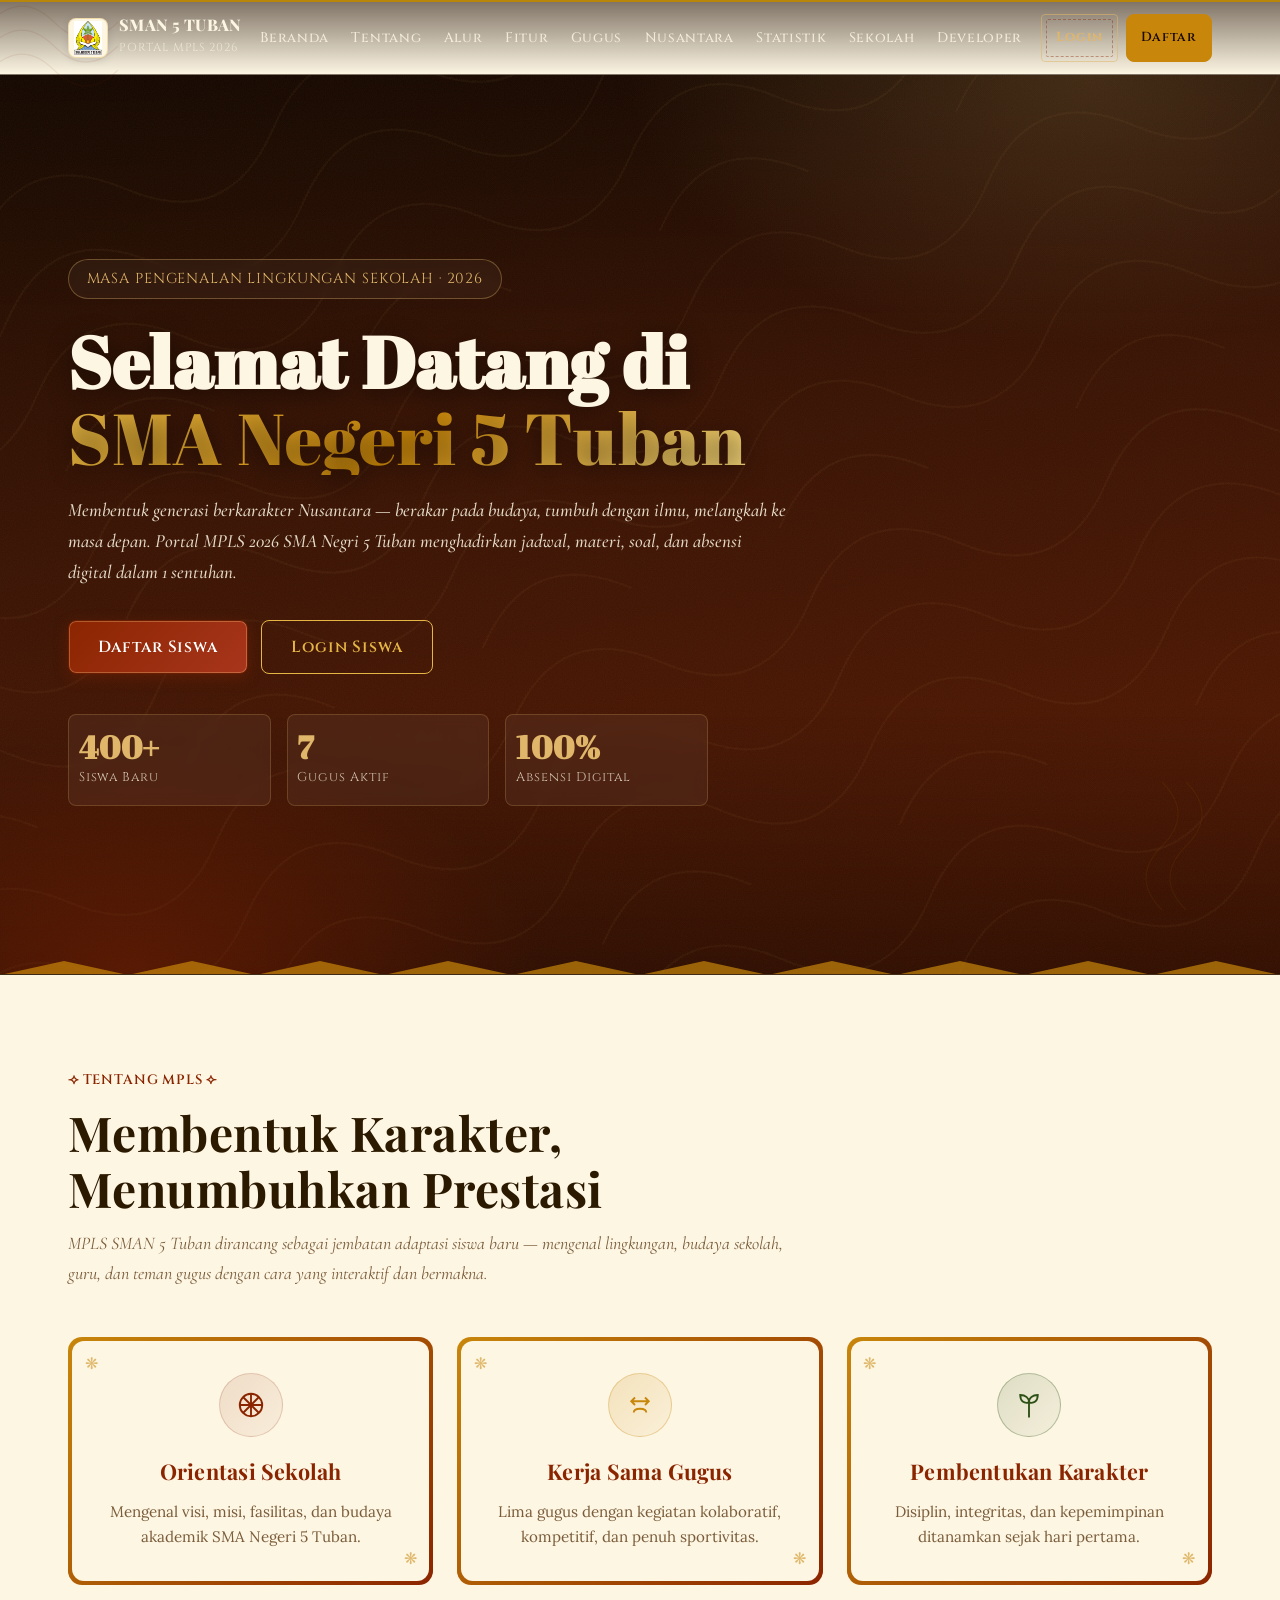
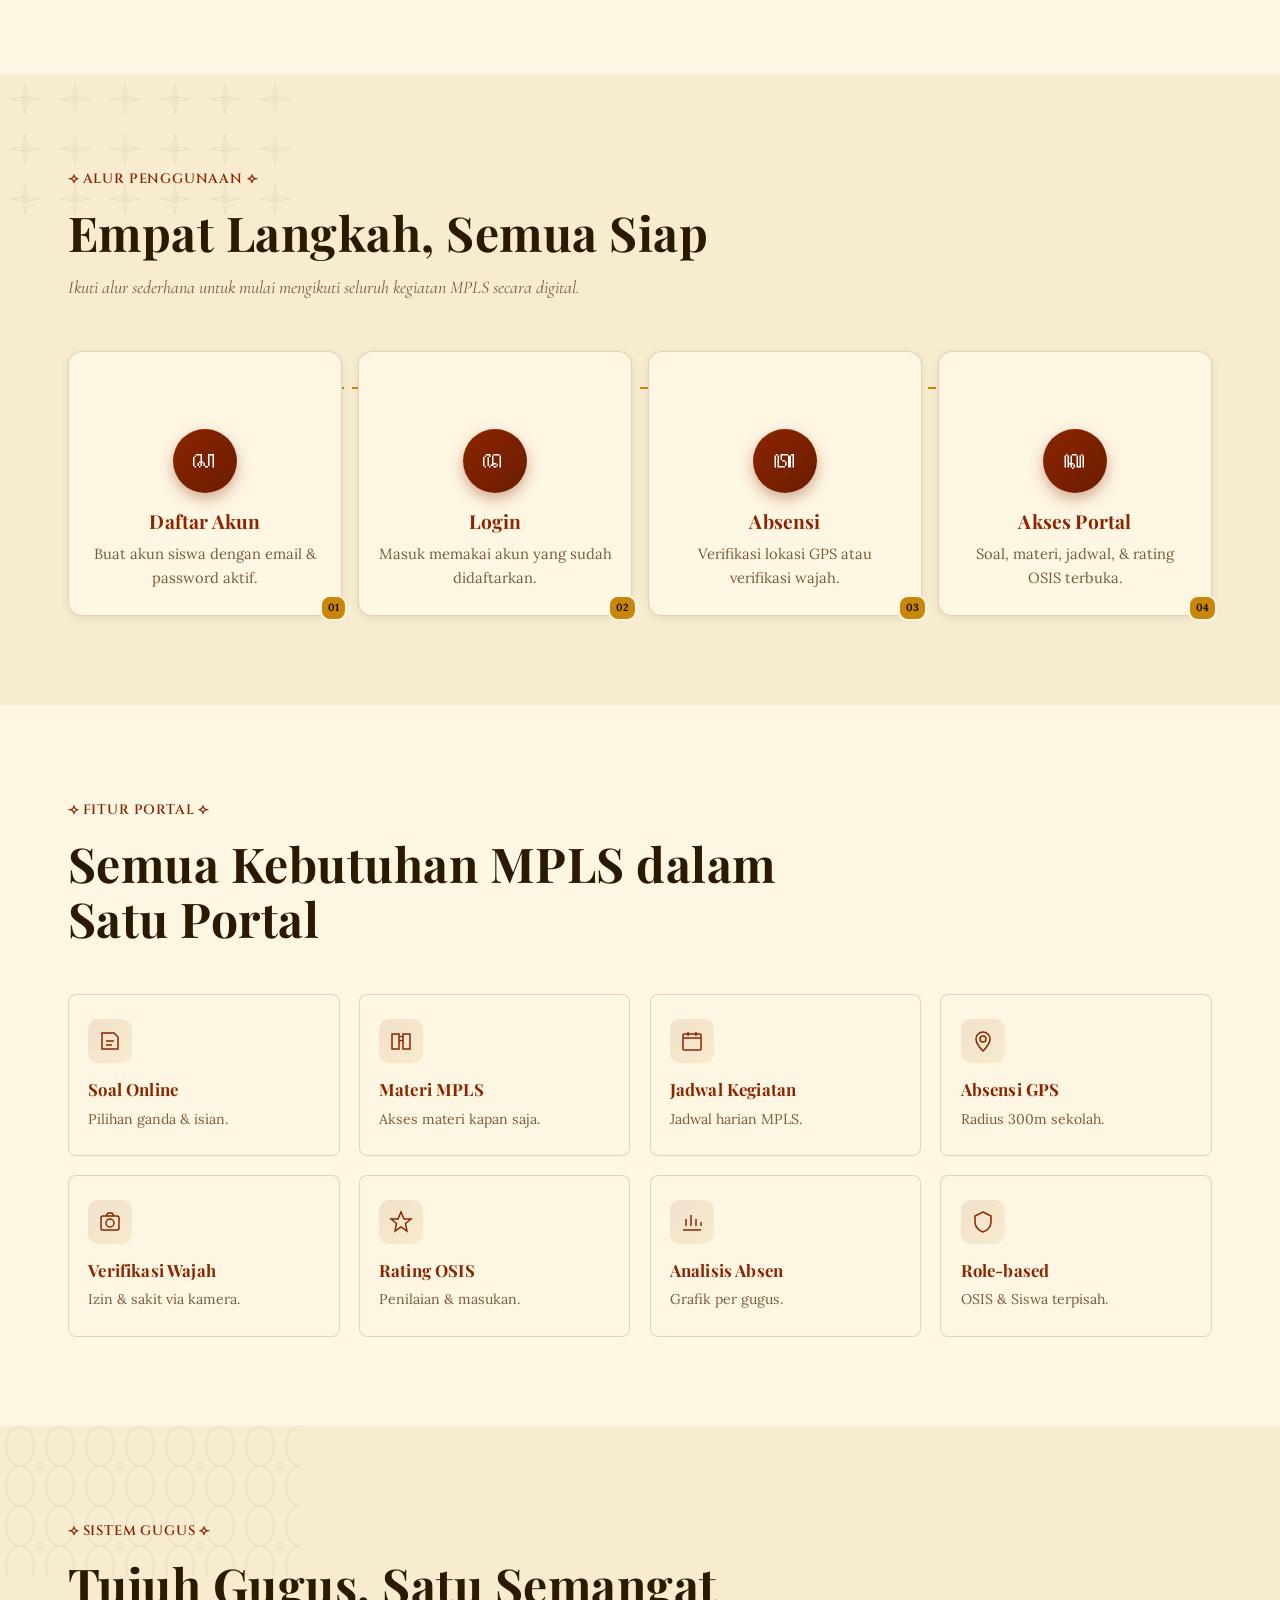
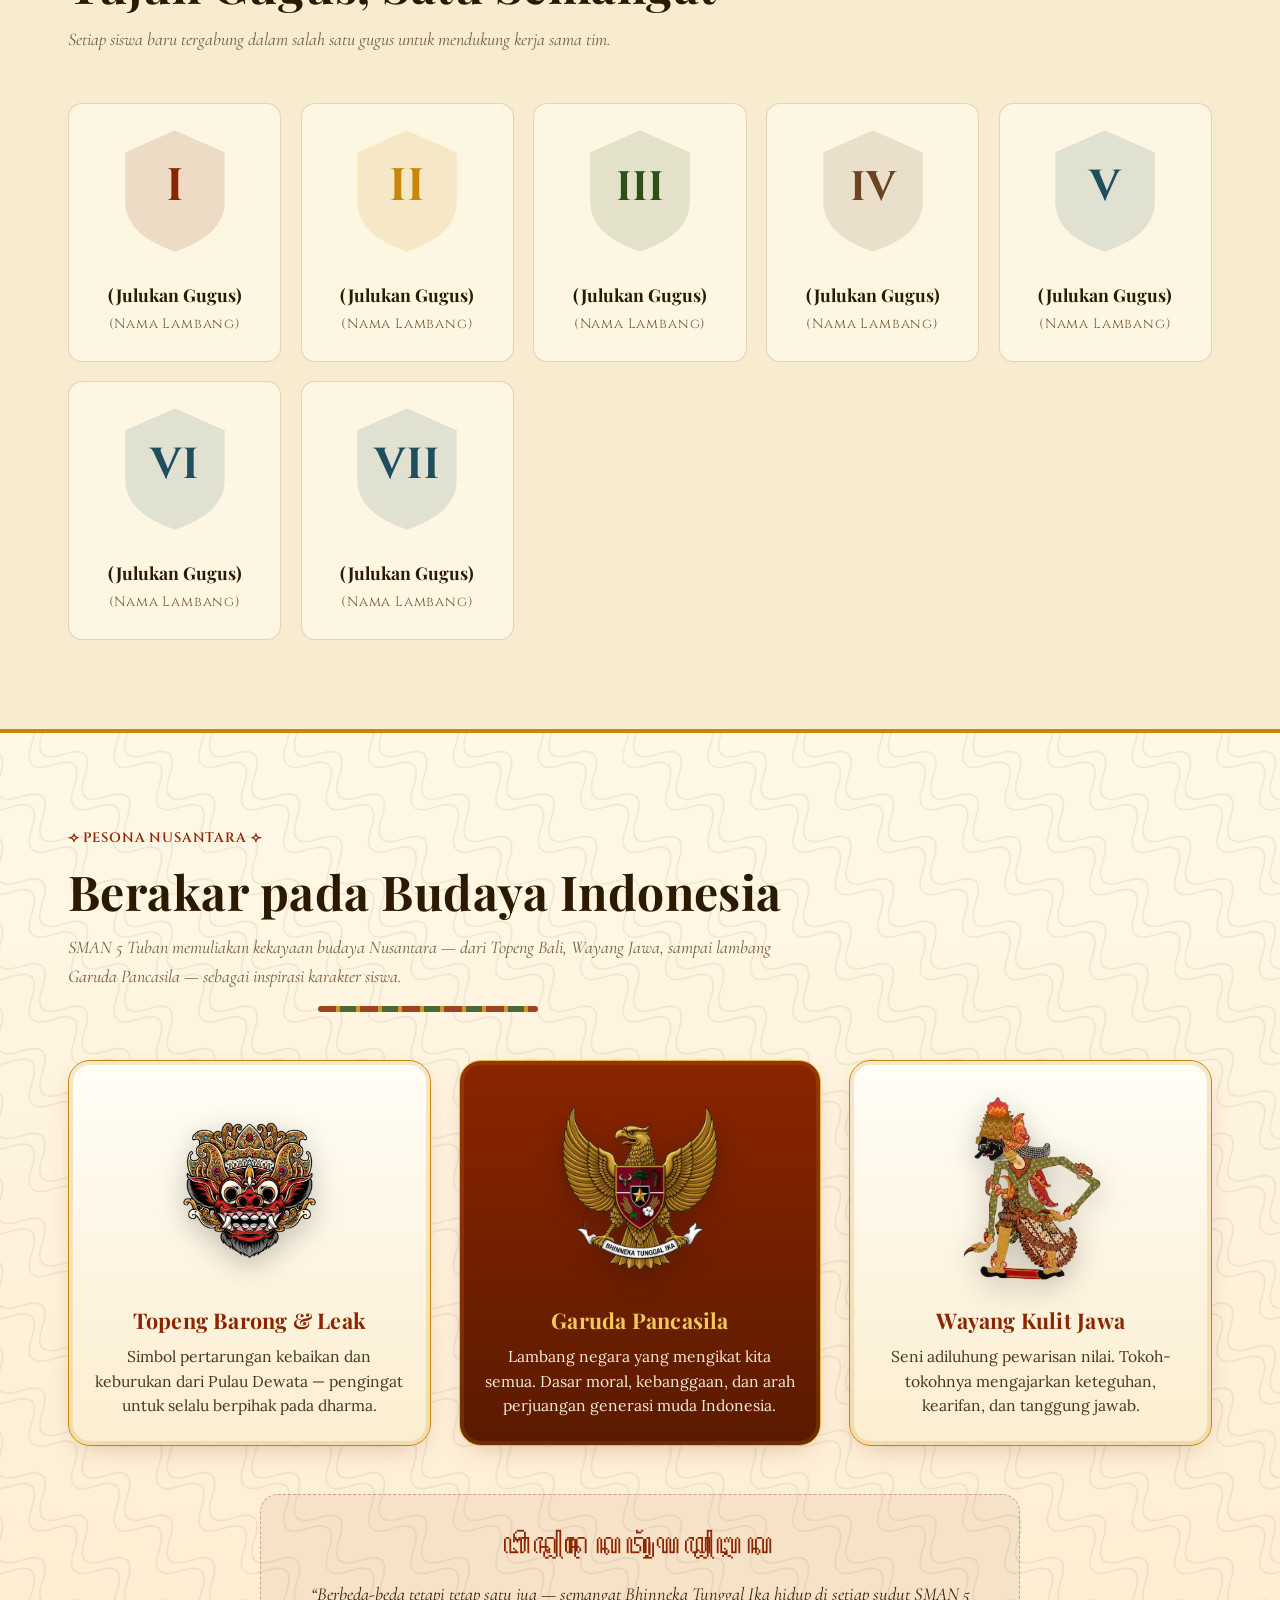
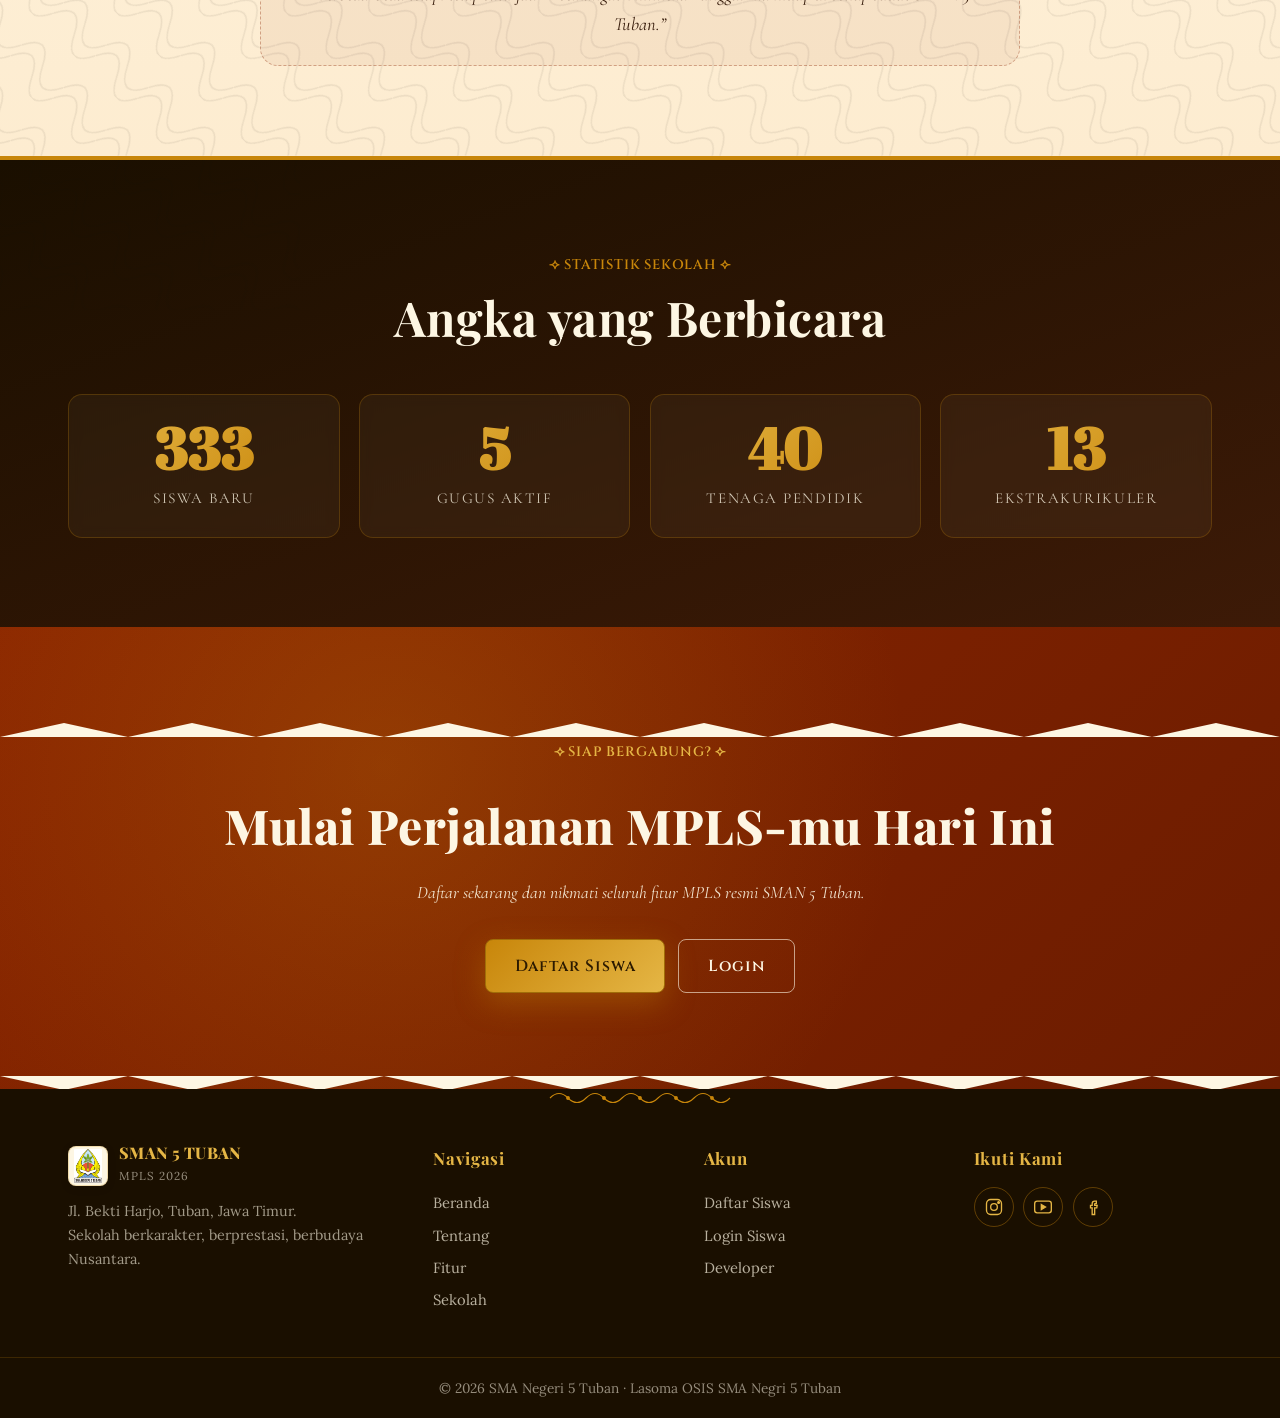
<file: index.html>
<!DOCTYPE html>
<html lang="id">
<head>
<meta charset="UTF-8" />
<meta name="viewport" content="width=device-width, initial-scale=1.0" />
<title>SMA Negeri 5 Tuban — MPLS 2026 | Portal Resmi</title>
<meta name="description" content="Portal resmi MPLS SMA Negeri 5 Tuban. Pendaftaran siswa baru, materi, jadwal, soal, absensi GPS, dan rating OSIS dalam satu platform bernuansa Nusantara." />
<meta name="theme-color" content="#8B2500" />
<link rel="icon" href="logo.png" type="image/png" />

<!-- Google Fonts: Nusantara typography stack -->
<link rel="preconnect" href="https://fonts.googleapis.com">
<link rel="preconnect" href="https://fonts.gstatic.com" crossorigin>
<link href="https://fonts.googleapis.com/css2?family=Cinzel:wght@500;600;700;800&family=Playfair+Display:wght@600;700;800;900&family=Cormorant+Garamond:wght@500;600;700&family=Lora:wght@400;500;600;700&family=Abril+Fatface&display=swap" rel="stylesheet">

<link rel="stylesheet" href="nusantara.css" />
<link rel="stylesheet" href="nusantara-global.css" />
<link rel="stylesheet" href="fixes-v3.css" />
<link rel="stylesheet" href="mobile-fix.css" />
<link rel="stylesheet" href="nav-nusantara.css" />
<link rel="stylesheet" href="hero-batik.css" />
</head>
<body>

<!-- ============== SVG SYMBOLS: motif Nusantara inline ============== -->
<svg width="0" height="0" style="position:absolute" aria-hidden="true">
  <defs>
    <!-- Motif Kawung -->
    <pattern id="kawung" x="0" y="0" width="80" height="80" patternUnits="userSpaceOnUse">
      <g fill="none" stroke="currentColor" stroke-width="1.2">
        <ellipse cx="20" cy="20" rx="14" ry="20"/>
        <ellipse cx="60" cy="20" rx="14" ry="20"/>
        <ellipse cx="20" cy="60" rx="14" ry="20"/>
        <ellipse cx="60" cy="60" rx="14" ry="20"/>
        <circle cx="40" cy="40" r="3"/>
      </g>
    </pattern>
    <!-- Motif Parang -->
    <pattern id="parang" x="0" y="0" width="60" height="60" patternUnits="userSpaceOnUse" patternTransform="rotate(45)">
      <g fill="none" stroke="currentColor" stroke-width="1.4">
        <path d="M0,30 Q15,0 30,30 T60,30"/>
        <path d="M0,45 Q15,15 30,45 T60,45"/>
      </g>
    </pattern>
    <!-- Motif Truntum (bunga kecil) -->
    <pattern id="truntum" x="0" y="0" width="50" height="50" patternUnits="userSpaceOnUse">
      <g fill="none" stroke="currentColor" stroke-width="1">
        <circle cx="25" cy="25" r="3"/>
        <path d="M25,10 L27,22 L25,25 L23,22 Z M25,40 L27,28 L25,25 L23,28 Z M10,25 L22,27 L25,25 L22,23 Z M40,25 L28,27 L25,25 L28,23 Z"/>
      </g>
    </pattern>

    <!-- Ornamen tumpal (segitiga berjajar) -->
    <symbol id="tumpal" viewBox="0 0 100 10" preserveAspectRatio="none">
      <path d="M0,10 L5,0 L10,10 L15,0 L20,10 L25,0 L30,10 L35,0 L40,10 L45,0 L50,10 L55,0 L60,10 L65,0 L70,10 L75,0 L80,10 L85,0 L90,10 L95,0 L100,10 Z" fill="currentColor"/>
    </symbol>

    <!-- Border ukiran Jepara sederhana -->
    <symbol id="ukiran" viewBox="0 0 200 20">
      <g fill="none" stroke="currentColor" stroke-width="1.2">
        <path d="M0,10 Q10,0 20,10 T40,10 T60,10 T80,10 T100,10 T120,10 T140,10 T160,10 T180,10 T200,10"/>
        <circle cx="20" cy="10" r="1.5" fill="currentColor"/>
        <circle cx="60" cy="10" r="1.5" fill="currentColor"/>
        <circle cx="100" cy="10" r="1.5" fill="currentColor"/>
        <circle cx="140" cy="10" r="1.5" fill="currentColor"/>
        <circle cx="180" cy="10" r="1.5" fill="currentColor"/>
      </g>
    </symbol>
  </defs>
</svg>

<!-- ============== NAVBAR ============== -->
<header class="nav" id="nav">
  <div class="container nav-inner">
    <a href="index.html" class="brand">
      <img src="logo.png" alt="SMAN 5 Tuban" class="brand-logo" />
      <div class="brand-text">
        <strong>SMAN 5 TUBAN</strong>
        <span>Portal MPLS 2026</span>
      </div>
    </a>
    <nav class="nav-menu" id="navMenu">
      <a href="#beranda">Beranda</a>
      <a href="#tentang">Tentang</a>
      <a href="#alur">Alur</a>
      <a href="#fitur">Fitur</a>
      <a href="#gugus">Gugus</a>
      <a href="#nusantara">Nusantara</a>
      <a href="#statistik">Statistik</a>
      <a href="about.html">Sekolah</a>
      <a href="developer.html">Developer</a>
      <div class="nav-menu-cta">
        <a href="login.html" class="btn btn-cap">Login</a>
        <a href="register.html" class="btn btn-primary">Daftar</a>
      </div>
    </nav>
    <div class="nav-cta">
      <a href="login.html" class="btn btn-cap">Login</a>
      <a href="register.html" class="btn btn-primary">Daftar</a>
      <a href="login.html" class="btn-cap-mini" aria-label="Login Siswa">Masuk</a>
      <a href="register.html" class="btn-primary-mini" aria-label="Daftar Akun">Daftar</a>
      <button class="nav-toggle" id="navToggle" aria-label="Buka menu" aria-expanded="false">
        <span></span><span></span><span></span>
      </button>
    </div>
  </div>
</header>

<!-- ============== HERO ============== -->
<section class="hero" id="beranda">
  <div class="hero-bg" aria-hidden="true">
    <svg class="hero-motif" width="100%" height="100%"><rect width="100%" height="100%" fill="url(#kawung)" style="color:#C8860A"/></svg>
    <div class="hero-noise"></div>
  </div>

  <div class="container hero-inner">
    <div class="hero-content">
      <span class="tag reveal">Masa Pengenalan Lingkungan Sekolah · 2026</span>
      <h1 class="display reveal">Selamat Datang di <span class="grad">SMA Negeri 5 Tuban</span></h1>
      <p class="lead reveal">Membentuk generasi berkarakter Nusantara — berakar pada budaya, tumbuh dengan ilmu, melangkah ke masa depan. Portal MPLS 2026 SMA Negri 5 Tuban menghadirkan jadwal, materi, soal, dan absensi digital dalam 1 sentuhan.</p>
      <div class="hero-actions reveal">
        <a href="register.html" class="btn btn-primary btn-lg">Daftar Siswa</a>
        <a href="login.html" class="btn btn-outline btn-lg">Login Siswa</a>
      </div>
      <div class="hero-badges reveal">
        <div class="badge"><strong>400+</strong><span>Siswa Baru</span></div>
        <div class="badge"><strong>7</strong><span>Gugus Aktif</span></div>
        <div class="badge"><strong>100%</strong><span>Absensi Digital</span></div>
      </div>
    </div>
  </div>

  <svg class="tumpal-divider tumpal-bottom" aria-hidden="true"><use href="#tumpal"/></svg>
</section>

<!-- ============== TENTANG ============== -->
<section class="section" id="tentang">
  <div class="container">
    <div class="section-head reveal">
      <span class="kicker">⟢ Tentang MPLS ⟣</span>
      <h2>Membentuk Karakter, Menumbuhkan Prestasi</h2>
      <p>MPLS SMAN 5 Tuban dirancang sebagai jembatan adaptasi siswa baru — mengenal lingkungan, budaya sekolah, guru, dan teman gugus dengan cara yang interaktif dan bermakna.</p>
    </div>

    <div class="grid-3">
      <article class="card-wayang reveal">
        <div class="wayang-frame">
          <div class="card-icon">
            <svg viewBox="0 0 24 24" fill="none" stroke="currentColor" stroke-width="1.5"><circle cx="12" cy="12" r="9"/><path d="M12 3v18M3 12h18M5.6 5.6l12.8 12.8M18.4 5.6L5.6 18.4"/></svg>
          </div>
          <h3>Orientasi Sekolah</h3>
          <p>Mengenal visi, misi, fasilitas, dan budaya akademik SMA Negeri 5 Tuban.</p>
        </div>
      </article>
      <article class="card-wayang reveal">
        <div class="wayang-frame">
          <div class="card-icon gold">
            <svg viewBox="0 0 24 24" fill="none" stroke="currentColor" stroke-width="1.5"><path d="M8 12l-3-3 3-3M16 12l3-3-3-3M5 9h14M7 18c0-2 2-3 5-3s5 1 5 3"/></svg>
          </div>
          <h3>Kerja Sama Gugus</h3>
          <p>Lima gugus dengan kegiatan kolaboratif, kompetitif, dan penuh sportivitas.</p>
        </div>
      </article>
      <article class="card-wayang reveal">
        <div class="wayang-frame">
          <div class="card-icon green">
            <svg viewBox="0 0 24 24" fill="none" stroke="currentColor" stroke-width="1.5"><path d="M12 22V10M12 10C12 6 9 4 5 4c0 5 3 7 7 6zM12 10c0-4 3-6 7-6 0 5-3 7-7 6z"/></svg>
          </div>
          <h3>Pembentukan Karakter</h3>
          <p>Disiplin, integritas, dan kepemimpinan ditanamkan sejak hari pertama.</p>
        </div>
      </article>
    </div>
  </div>
</section>

<!-- ============== ALUR / TIMELINE ============== -->
<section class="section section-alt" id="alur">
  <svg class="section-motif" aria-hidden="true"><rect width="100%" height="100%" fill="url(#truntum)" style="color:#8B2500"/></svg>
  <div class="container">
    <div class="section-head reveal">
      <span class="kicker">⟢ Alur Penggunaan ⟣</span>
      <h2>Empat Langkah, Semua Siap</h2>
      <p>Ikuti alur sederhana untuk mulai mengikuti seluruh kegiatan MPLS secara digital.</p>
    </div>
    <ol class="timeline">
      <li class="t-step reveal">
        <div class="t-num"><span>ꦱ</span><em>01</em></div>
        <h4>Daftar Akun</h4>
        <p>Buat akun siswa dengan email & password aktif.</p>
      </li>
      <li class="t-step reveal">
        <div class="t-num"><span>ꦢ</span><em>02</em></div>
        <h4>Login</h4>
        <p>Masuk memakai akun yang sudah didaftarkan.</p>
      </li>
      <li class="t-step reveal">
        <div class="t-num"><span>ꦠ</span><em>03</em></div>
        <h4>Absensi</h4>
        <p>Verifikasi lokasi GPS atau verifikasi wajah.</p>
      </li>
      <li class="t-step reveal">
        <div class="t-num"><span>ꦏ</span><em>04</em></div>
        <h4>Akses Portal</h4>
        <p>Soal, materi, jadwal, & rating OSIS terbuka.</p>
      </li>
    </ol>
  </div>
</section>

<!-- ============== FITUR ============== -->
<section class="section" id="fitur">
  <div class="container">
    <div class="section-head reveal">
      <span class="kicker">⟢ Fitur Portal ⟣</span>
      <h2>Semua Kebutuhan MPLS dalam Satu Portal</h2>
    </div>
    <div class="grid-4">
      <!-- EDIT: tambah/kurangi fitur sesuai kebutuhan -->
      <div class="feature reveal"><div class="f-ico"><svg viewBox="0 0 24 24" fill="none" stroke="currentColor" stroke-width="1.5"><path d="M4 4h12l4 4v12H4z"/><path d="M8 12h8M8 16h6"/></svg></div><h4>Soal Online</h4><p>Pilihan ganda & isian.</p></div>
      <div class="feature reveal"><div class="f-ico"><svg viewBox="0 0 24 24" fill="none" stroke="currentColor" stroke-width="1.5"><path d="M3 5h7v15H3zM14 5h7v15h-7zM10 8c2-1 2-1 4 0M10 12c2-1 2-1 4 0"/></svg></div><h4>Materi MPLS</h4><p>Akses materi kapan saja.</p></div>
      <div class="feature reveal"><div class="f-ico"><svg viewBox="0 0 24 24" fill="none" stroke="currentColor" stroke-width="1.5"><rect x="3" y="5" width="18" height="16" rx="1"/><path d="M3 9h18M8 3v4M16 3v4"/></svg></div><h4>Jadwal Kegiatan</h4><p>Jadwal harian MPLS.</p></div>
      <div class="feature reveal"><div class="f-ico"><svg viewBox="0 0 24 24" fill="none" stroke="currentColor" stroke-width="1.5"><circle cx="12" cy="10" r="3"/><path d="M12 22s7-7 7-12a7 7 0 10-14 0c0 5 7 12 7 12z"/></svg></div><h4>Absensi GPS</h4><p>Radius 300m sekolah.</p></div>
      <div class="feature reveal"><div class="f-ico"><svg viewBox="0 0 24 24" fill="none" stroke="currentColor" stroke-width="1.5"><rect x="3" y="6" width="18" height="14" rx="2"/><circle cx="12" cy="13" r="4"/><path d="M8 6l2-3h4l2 3"/></svg></div><h4>Verifikasi Wajah</h4><p>Izin & sakit via kamera.</p></div>
      <div class="feature reveal"><div class="f-ico"><svg viewBox="0 0 24 24" fill="none" stroke="currentColor" stroke-width="1.5"><path d="M12 2l3 7h7l-5.5 4.5L18 21l-6-4-6 4 1.5-7.5L2 9h7z"/></svg></div><h4>Rating OSIS</h4><p>Penilaian & masukan.</p></div>
      <div class="feature reveal"><div class="f-ico"><svg viewBox="0 0 24 24" fill="none" stroke="currentColor" stroke-width="1.5"><path d="M3 20h18M6 16V9M11 16V5M16 16v-7M21 16v-4"/></svg></div><h4>Analisis Absen</h4><p>Grafik per gugus.</p></div>
      <div class="feature reveal"><div class="f-ico"><svg viewBox="0 0 24 24" fill="none" stroke="currentColor" stroke-width="1.5"><path d="M12 2l8 4v6c0 5-4 9-8 10-4-1-8-5-8-10V6z"/></svg></div><h4>Role-based</h4><p>OSIS & Siswa terpisah.</p></div>
    </div>
  </div>
</section>

<!-- ============== GUGUS ============== -->
<section class="section section-alt" id="gugus">
  <svg class="section-motif" aria-hidden="true"><rect width="100%" height="100%" fill="url(#kawung)" style="color:#2D5016"/></svg>
  <div class="container">
    <div class="section-head reveal">
      <span class="kicker">⟢ Sistem Gugus ⟣</span>
      <h2>Tujuh Gugus, Satu Semangat</h2>
      <p>Setiap siswa baru tergabung dalam salah satu gugus untuk mendukung kerja sama tim.</p>
    </div>
    <div class="gugus-grid">
      <!-- EDIT: ganti nama & lambang gugus -->
      <div class="gugus reveal" style="--g:#8B2500">
        <svg class="perisai" viewBox="0 0 100 120"><path d="M50 5 L95 25 L95 70 Q95 100 50 115 Q5 100 5 70 L5 25 Z" fill="currentColor" opacity=".12" stroke="currentColor" stroke-width="2"/><text x="50" y="68" text-anchor="middle" font-size="42" font-family="Cinzel" font-weight="700" fill="currentColor">I</text></svg>
        <strong>(Julukan Gugus)</strong>
        <small>(Nama Lambang)</small>
      </div>
      <div class="gugus reveal" style="--g:#C8860A">
        <svg class="perisai" viewBox="0 0 100 120"><path d="M50 5 L95 25 L95 70 Q95 100 50 115 Q5 100 5 70 L5 25 Z" fill="currentColor" opacity=".12" stroke="currentColor" stroke-width="2"/><text x="50" y="68" text-anchor="middle" font-size="42" font-family="Cinzel" font-weight="700" fill="currentColor">II</text></svg>
        <strong>(Julukan Gugus)</strong>
        <small>(Nama Lambang)</small>
      </div>
      <div class="gugus reveal" style="--g:#2D5016">
        <svg class="perisai" viewBox="0 0 100 120"><path d="M50 5 L95 25 L95 70 Q95 100 50 115 Q5 100 5 70 L5 25 Z" fill="currentColor" opacity=".12" stroke="currentColor" stroke-width="2"/><text x="50" y="68" text-anchor="middle" font-size="38" font-family="Cinzel" font-weight="700" fill="currentColor">III</text></svg>
        <strong>(Julukan Gugus)</strong>
        <small>(Nama Lambang)</small>
      </div>
      <div class="gugus reveal" style="--g:#6B4423">
        <svg class="perisai" viewBox="0 0 100 120"><path d="M50 5 L95 25 L95 70 Q95 100 50 115 Q5 100 5 70 L5 25 Z" fill="currentColor" opacity=".12" stroke="currentColor" stroke-width="2"/><text x="50" y="68" text-anchor="middle" font-size="38" font-family="Cinzel" font-weight="700" fill="currentColor">IV</text></svg>
        <strong>(Julukan Gugus)</strong>
        <small>(Nama Lambang)</small>
      </div>
      <div class="gugus reveal" style="--g:#1F4E5F">
        <svg class="perisai" viewBox="0 0 100 120"><path d="M50 5 L95 25 L95 70 Q95 100 50 115 Q5 100 5 70 L5 25 Z" fill="currentColor" opacity=".12" stroke="currentColor" stroke-width="2"/><text x="50" y="68" text-anchor="middle" font-size="40" font-family="Cinzel" font-weight="700" fill="currentColor">V</text></svg>
        <strong>(Julukan Gugus)</strong>
        <small>(Nama Lambang)</small>
      </div>
      <div class="gugus reveal" style="--g:#1F4E5F">
        <svg class="perisai" viewBox="0 0 100 120"><path d="M50 5 L95 25 L95 70 Q95 100 50 115 Q5 100 5 70 L5 25 Z" fill="currentColor" opacity=".12" stroke="currentColor" stroke-width="2"/><text x="50" y="68" text-anchor="middle" font-size="40" font-family="Cinzel" font-weight="700" fill="currentColor">VI</text></svg>
        <strong>(Julukan Gugus)</strong>
        <small>(Nama Lambang)</small>
      </div>
      <div class="gugus reveal" style="--g:#1F4E5F">
        <svg class="perisai" viewBox="0 0 100 120"><path d="M50 5 L95 25 L95 70 Q95 100 50 115 Q5 100 5 70 L5 25 Z" fill="currentColor" opacity=".12" stroke="currentColor" stroke-width="2"/><text x="50" y="68" text-anchor="middle" font-size="40" font-family="Cinzel" font-weight="700" fill="currentColor">VII</text></svg>
        <strong>(Julukan Gugus)</strong>
        <small>(Nama Lambang)</small>
      </div>
    </div>
  </div>
</section>

<!-- ============== PESONA NUSANTARA (Bali · Jawa · Indonesia) ============== -->
<section class="section pesona-nusantara" id="nusantara">
  <svg class="section-motif" aria-hidden="true"><rect width="100%" height="100%" fill="url(#parang)" style="color:#8B2500"/></svg>
  <div class="container">
    <div class="section-head reveal">
      <span class="kicker">⟢ Pesona Nusantara ⟣</span>
      <h2>Berakar pada Budaya Indonesia</h2>
      <p>SMAN 5 Tuban memuliakan kekayaan budaya Nusantara — dari Topeng Bali, Wayang Jawa, sampai lambang Garuda Pancasila — sebagai inspirasi karakter siswa.</p>
      <div class="nu-strip"></div>
    </div>

    <div class="nusantara-grid">
      <article class="nusantara-card reveal">
        <div class="nu-art"><img src="img-topeng.png" alt="Topeng Barong Bali" loading="lazy" /></div>
        <h3>Topeng Barong & Leak</h3>
        <p>Simbol pertarungan kebaikan dan keburukan dari Pulau Dewata — pengingat untuk selalu berpihak pada dharma.</p>
      </article>

      <article class="nusantara-card reveal featured">
        <div class="nu-art"><img src="img-garuda.png" alt="Garuda Pancasila" loading="lazy" /></div>
        <h3>Garuda Pancasila</h3>
        <p>Lambang negara yang mengikat kita semua. Dasar moral, kebanggaan, dan arah perjuangan generasi muda Indonesia.</p>
      </article>

      <article class="nusantara-card reveal">
        <div class="nu-art"><img src="img-wayang.png" alt="Wayang Kulit Jawa" loading="lazy" /></div>
        <h3>Wayang Kulit Jawa</h3>
        <p>Seni adiluhung pewarisan nilai. Tokoh-tokohnya mengajarkan keteguhan, kearifan, dan tanggung jawab.</p>
      </article>
    </div>

    <div class="nu-quote reveal">
      <span class="aksara">ꦧꦶꦤ꧀ꦤꦺꦏꦠꦸꦁꦒꦭ꧀ꦆꦏ</span>
      <p>“Berbeda-beda tetapi tetap satu jua — semangat Bhinneka Tunggal Ika hidup di setiap sudut SMAN 5 Tuban.”</p>
    </div>
  </div>
</section>

<!-- ============== STATISTIK ============== -->
<section class="section stats-sec" id="statistik">
  <svg class="section-motif strong" aria-hidden="true"><rect width="100%" height="100%" fill="url(#parang)" style="color:#C8860A"/></svg>
  <div class="container">
    <div class="section-head reveal center light">
      <span class="kicker gold">⟢ Statistik Sekolah ⟣</span>
      <h2>Angka yang Berbicara</h2>
    </div>
    <div class="stats">
      <!-- EDIT: ubah data-count sesuai angka asli -->
      <div class="stat reveal"><strong data-count="400">0</strong><span>Siswa Baru</span></div>
      <div class="stat reveal"><strong data-count="7">0</strong><span>Gugus Aktif</span></div>
      <div class="stat reveal"><strong data-count="48">0</strong><span>Tenaga Pendidik</span></div>
      <div class="stat reveal"><strong data-count="16">0</strong><span>Ekstrakurikuler</span></div>
    </div>
  </div>
</section>

<!-- ============== CTA ============== -->
<section class="cta-sec">
  <svg class="tumpal-divider tumpal-top light" aria-hidden="true"><use href="#tumpal"/></svg>
  <div class="container">
    <div class="cta-inner reveal">
      <span class="kicker light">⟢ Siap Bergabung? ⟣</span>
      <h2>Mulai Perjalanan MPLS-mu Hari Ini</h2>
      <p>Daftar sekarang dan nikmati seluruh fitur MPLS resmi SMAN 5 Tuban.</p>
      <div class="cta-actions">
        <a href="register.html" class="btn btn-gold btn-lg">Daftar Siswa</a>
        <a href="login.html" class="btn btn-outline-light btn-lg">Login</a>
      </div>
    </div>
  </div>
  <svg class="tumpal-divider tumpal-bottom light flip" aria-hidden="true"><use href="#tumpal"/></svg>
</section>

<!-- ============== FOOTER ============== -->
<footer class="footer">
  <svg class="ukiran-border" aria-hidden="true"><use href="#ukiran"/></svg>
  <div class="container footer-inner">
    <div class="f-col">
      <div class="brand">
        <img src="logo.png" alt="SMAN 5 Tuban" class="brand-logo" />
        <div class="brand-text"><strong>SMAN 5 TUBAN</strong><span>MPLS 2026</span></div>
      </div>
      <p class="muted">Jl. Bekti Harjo, Tuban, Jawa Timur.<br/>Sekolah berkarakter, berprestasi, berbudaya Nusantara.</p>
    </div>
    <div class="f-col">
      <h5>Navigasi</h5>
      <a href="#beranda">Beranda</a>
      <a href="#tentang">Tentang</a>
      <a href="#fitur">Fitur</a>
      <a href="about.html">Sekolah</a>
    </div>
    <div class="f-col">
      <h5>Akun</h5>
      <a href="register.html">Daftar Siswa</a>
      <a href="login.html">Login Siswa</a>
      <a href="developer.html">Developer</a>
    </div>
    <div class="f-col">
      <h5>Ikuti Kami</h5>
      <div class="socials">
        <a href="https://www.instagram.com/sman5tuban?igsh=MTJiY3ZqaW5rM3ZlZg==" aria-label="Instagram"><svg viewBox="0 0 24 24" width="20" height="20" fill="none" stroke="currentColor" stroke-width="1.6"><rect x="3" y="3" width="18" height="18" rx="5"/><circle cx="12" cy="12" r="4"/><circle cx="17.5" cy="6.5" r="1" fill="currentColor"/></svg></a>
        <a href="https://youtube.com/@sman5tuban979?si=VHBuneJdrgLgwKw8" aria-label="YouTube"><svg viewBox="0 0 24 24" width="20" height="20" fill="none" stroke="currentColor" stroke-width="1.6"><rect x="2" y="5" width="20" height="14" rx="3"/><path d="M10 9l5 3-5 3z" fill="currentColor"/></svg></a>
        <a href="https://www.facebook.com/SMANEGERILIMATUBAN" aria-label="Facebook"><svg viewBox="0 0 24 24" width="20" height="20" fill="none" stroke="currentColor" stroke-width="1.6"><path d="M14 8h2V5h-2c-2 0-3 1-3 3v2H9v3h2v8h3v-8h2.5L17 10h-3V8.5c0-.3.2-.5.5-.5z"/></svg></a>
      </div>
    </div>
  </div>
  <div class="footer-bot">
    <div class="container">© <span id="year">2026</span> SMA Negeri 5 Tuban · Lasoma OSIS SMA Negri 5 Tuban</div>
  </div>
</footer>

<script src="main.js" defer></script>
<!-- Vercel Web Analytics -->
<script defer src="https://cdn.vercel-insights.com/v1/script.js"></script>
</body>
</html>
</file>
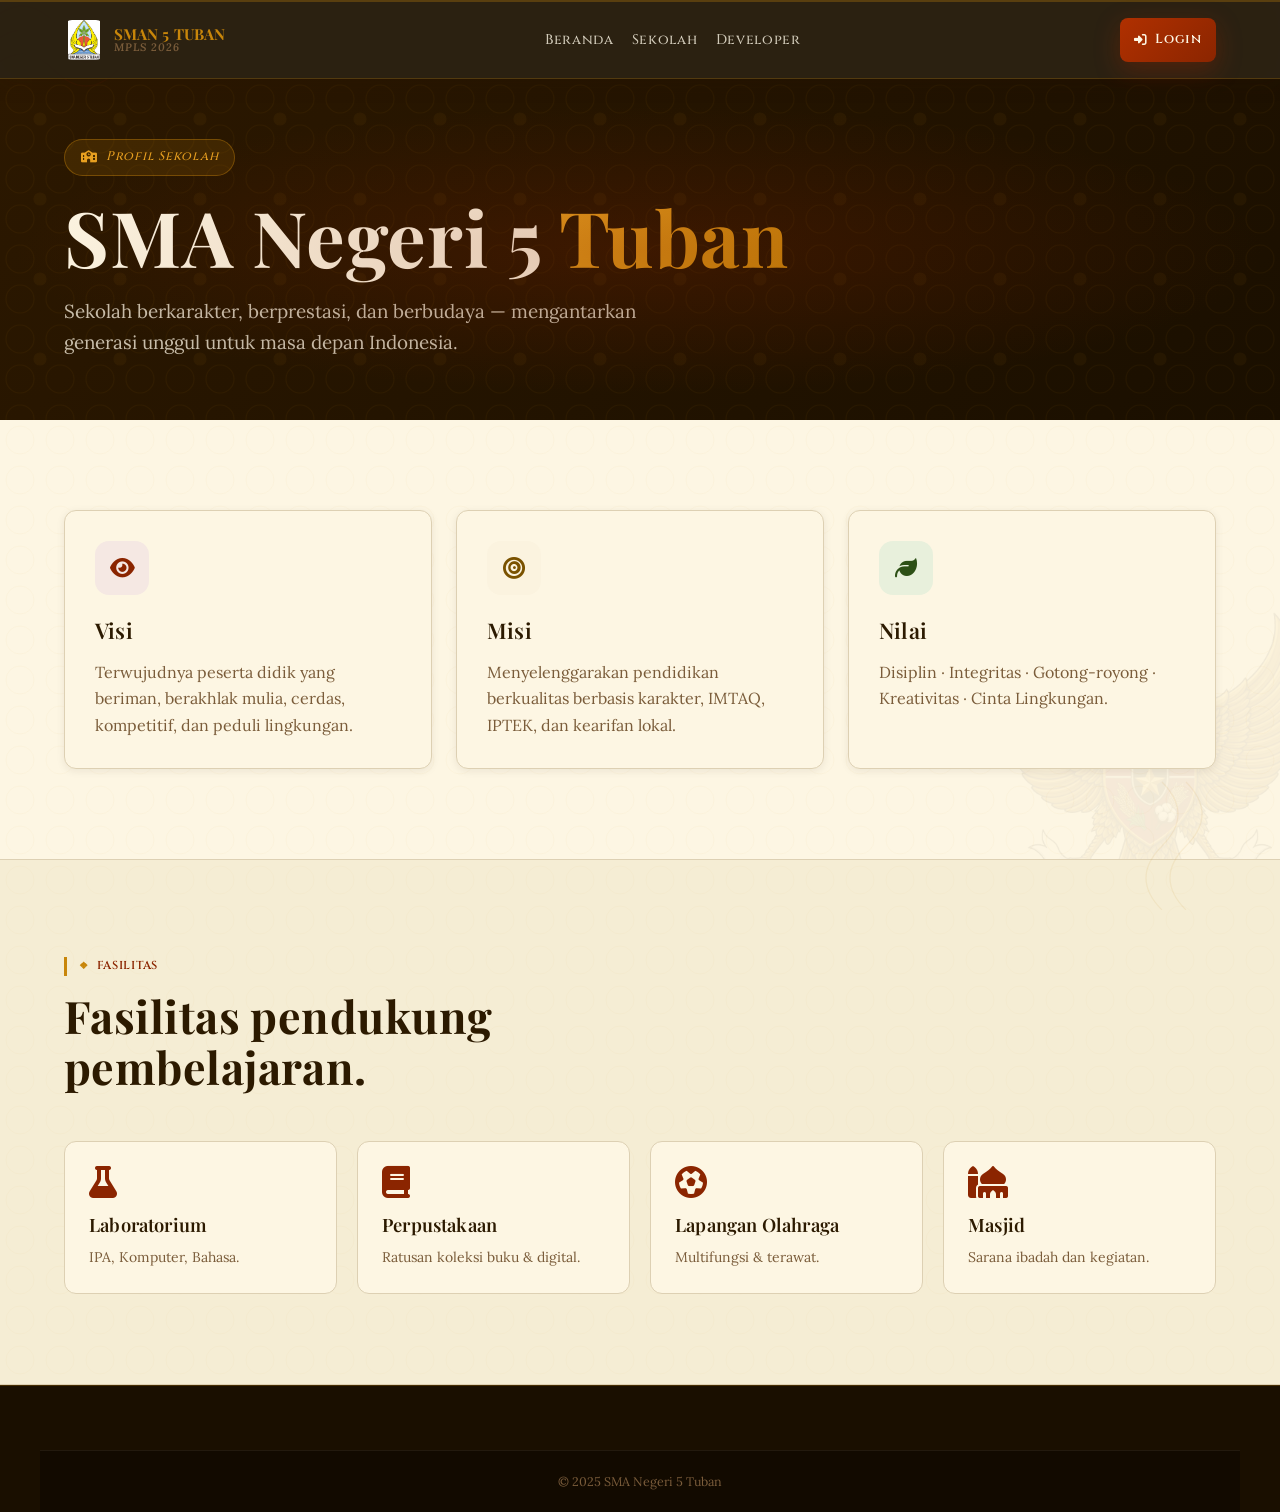
<file: about.html>
<!DOCTYPE html>
<html lang="id">
<head>
<meta charset="UTF-8" /><meta name="viewport" content="width=device-width, initial-scale=1.0" />
<title>Tentang Sekolah — SMAN 5 Tuban</title>
<link rel="icon" href="logo.png" type="image/svg+xml" />
<link rel="preconnect" href="https://fonts.googleapis.com"><link rel="preconnect" href="https://fonts.gstatic.com" crossorigin><link href="https://fonts.googleapis.com/css2?family=Cormorant+Garamond:ital,wght@0,400;0,500;0,600;0,700;1,400&family=Cinzel:wght@400;600;700&family=Lora:ital,wght@0,400;0,500;0,600;1,400&display=swap" rel="stylesheet">
<link rel="stylesheet" href="https://cdnjs.cloudflare.com/ajax/libs/font-awesome/6.5.1/css/all.min.css" />
<link rel="stylesheet" href="style.css" />
<link rel="stylesheet" href="fx.css" />
<link rel="stylesheet" href="polish-v2.css" />
<link rel="stylesheet" href="nusantara-global.css" />
<link rel="stylesheet" href="fixes-v3.css" />
<link rel="stylesheet" href="mobile-fix.css" />
<link rel="stylesheet" href="nav-nusantara.css" />
</head>
<body>
<div class="nu-garuda-bg" aria-hidden="true"></div>
<header class="nav scrolled"><div class="container nav-inner">
  <a href="index.html" class="brand">
    <img src="logo.png" alt="SMAN 5 Tuban" class="brand-logo" width="40" height="40" style="object-fit:contain;display:block" />
    <div class="brand-text"><strong>SMAN 5 TUBAN</strong><span>MPLS 2026</span></div>
  </a>
  <nav class="nav-menu"><a href="index.html">Beranda</a><a href="about.html">Sekolah</a><a href="developer.html">Developer</a></nav>
  <div class="nav-cta"><a href="login.html" class="btn btn-primary"><i class="fa-solid fa-right-to-bracket"></i> Login</a></div>
</div></header>

<section class="hero" style="padding:60px 0 30px"><div class="container">
  <span class="tag reveal"><i class="fa-solid fa-school"></i> Profil Sekolah</span>
  <h1 class="display reveal">SMA Negeri 5 <span class="grad">Tuban</span></h1>
  <p class="lead reveal">Sekolah berkarakter, berprestasi, dan berbudaya — mengantarkan generasi unggul untuk masa depan Indonesia.</p>
</div></section>

<section class="section"><div class="container">
  <div class="grid-3">
    <div class="card reveal"><div class="card-icon"><i class="fa-solid fa-eye"></i></div><h3>Visi</h3><p>Terwujudnya peserta didik yang beriman, berakhlak mulia, cerdas, kompetitif, dan peduli lingkungan.</p></div>
    <div class="card reveal"><div class="card-icon gold"><i class="fa-solid fa-bullseye"></i></div><h3>Misi</h3><p>Menyelenggarakan pendidikan berkualitas berbasis karakter, IMTAQ, IPTEK, dan kearifan lokal.</p></div>
    <div class="card reveal"><div class="card-icon green"><i class="fa-solid fa-leaf"></i></div><h3>Nilai</h3><p>Disiplin · Integritas · Gotong-royong · Kreativitas · Cinta Lingkungan.</p></div>
  </div>
</div></section>

<section class="section section-alt"><div class="container">
  <div class="section-head reveal"><span class="kicker">FASILITAS</span><h2>Fasilitas pendukung pembelajaran.</h2></div>
  <div class="grid-4">
    <div class="feature reveal"><i class="fa-solid fa-flask"></i><h4>Laboratorium</h4><p>IPA, Komputer, Bahasa.</p></div>
    <div class="feature reveal"><i class="fa-solid fa-book"></i><h4>Perpustakaan</h4><p>Ratusan koleksi buku & digital.</p></div>
    <div class="feature reveal"><i class="fa-solid fa-futbol"></i><h4>Lapangan Olahraga</h4><p>Multifungsi & terawat.</p></div>
    <div class="feature reveal"><i class="fa-solid fa-mosque"></i><h4>Masjid</h4><p>Sarana ibadah dan kegiatan.</p></div>
  </div>
</div></section>

<footer class="footer"><div class="container footer-bot">© 2025 SMA Negeri 5 Tuban</div></footer>
<script src="ui.js"></script>
<script src="fx.js" defer></script>
<!-- Vercel Web Analytics -->
<script defer src="https://cdn.vercel-insights.com/v1/script.js"></script>
</body>
</html>
</file>
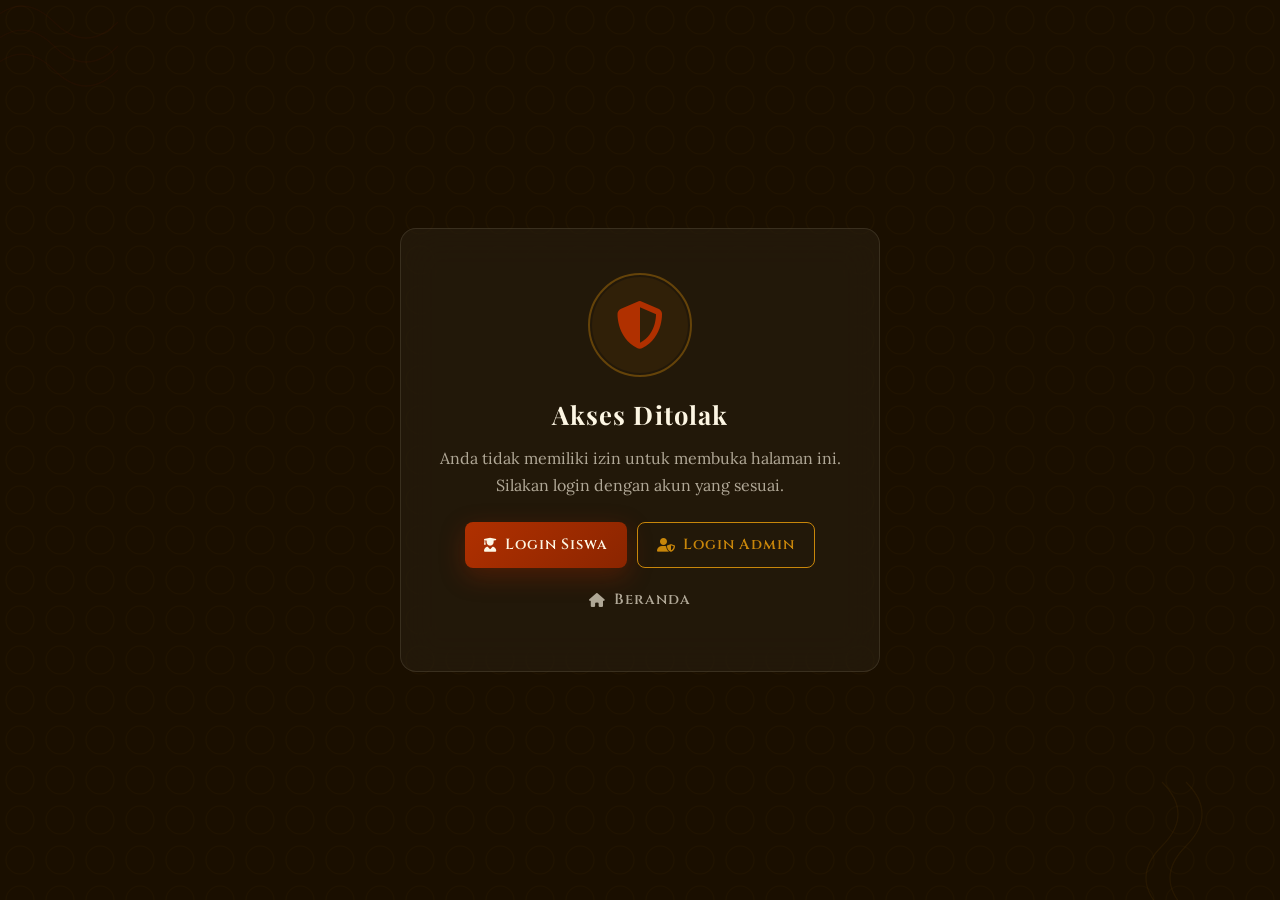
<file: access-denied.html>
<!DOCTYPE html>
<html lang="id">
<head>
<meta charset="UTF-8" /><meta name="viewport" content="width=device-width, initial-scale=1.0" />
<title>Akses Ditolak — SMAN 5 Tuban</title>
<link rel="preconnect" href="https://fonts.googleapis.com"><link rel="preconnect" href="https://fonts.gstatic.com" crossorigin><link href="https://fonts.googleapis.com/css2?family=Cormorant+Garamond:ital,wght@0,400;0,500;0,600;0,700;1,400&family=Cinzel:wght@400;600;700&family=Lora:ital,wght@0,400;0,500;0,600;1,400&display=swap" rel="stylesheet">
<link rel="stylesheet" href="https://cdnjs.cloudflare.com/ajax/libs/font-awesome/6.5.1/css/all.min.css" />
<link rel="stylesheet" href="style.css" />
<link rel="stylesheet" href="fx.css" />
<link rel="stylesheet" href="polish-v2.css" />
<link rel="stylesheet" href="nusantara-global.css" />
<link rel="stylesheet" href="fixes-v3.css" />
<link rel="stylesheet" href="mobile-fix.css" />
</head>
<body>
<div class="nu-garuda-bg" aria-hidden="true"></div>
<div class="denied">
  <div class="denied-card">
    <div class="ic"><i class="fa-solid fa-shield-halved"></i></div>
    <h2>Akses Ditolak</h2>
    <p>Anda tidak memiliki izin untuk membuka halaman ini. Silakan login dengan akun yang sesuai.</p>
    <div style="display:flex;gap:10px;justify-content:center;flex-wrap:wrap">
      <a href="login.html" class="btn btn-primary"><i class="fa-solid fa-user-graduate"></i> Login Siswa</a>
      <a href="admin-login.html" class="btn btn-outline"><i class="fa-solid fa-user-shield"></i> Login Admin</a>
      <a href="index.html" class="btn btn-ghost"><i class="fa-solid fa-house"></i> Beranda</a>
    </div>
  </div>
</div>
<script src="fx.js" defer></script>
<!-- Vercel Web Analytics -->
<script defer src="https://cdn.vercel-insights.com/v1/script.js"></script>
</body>
</html>
</file>
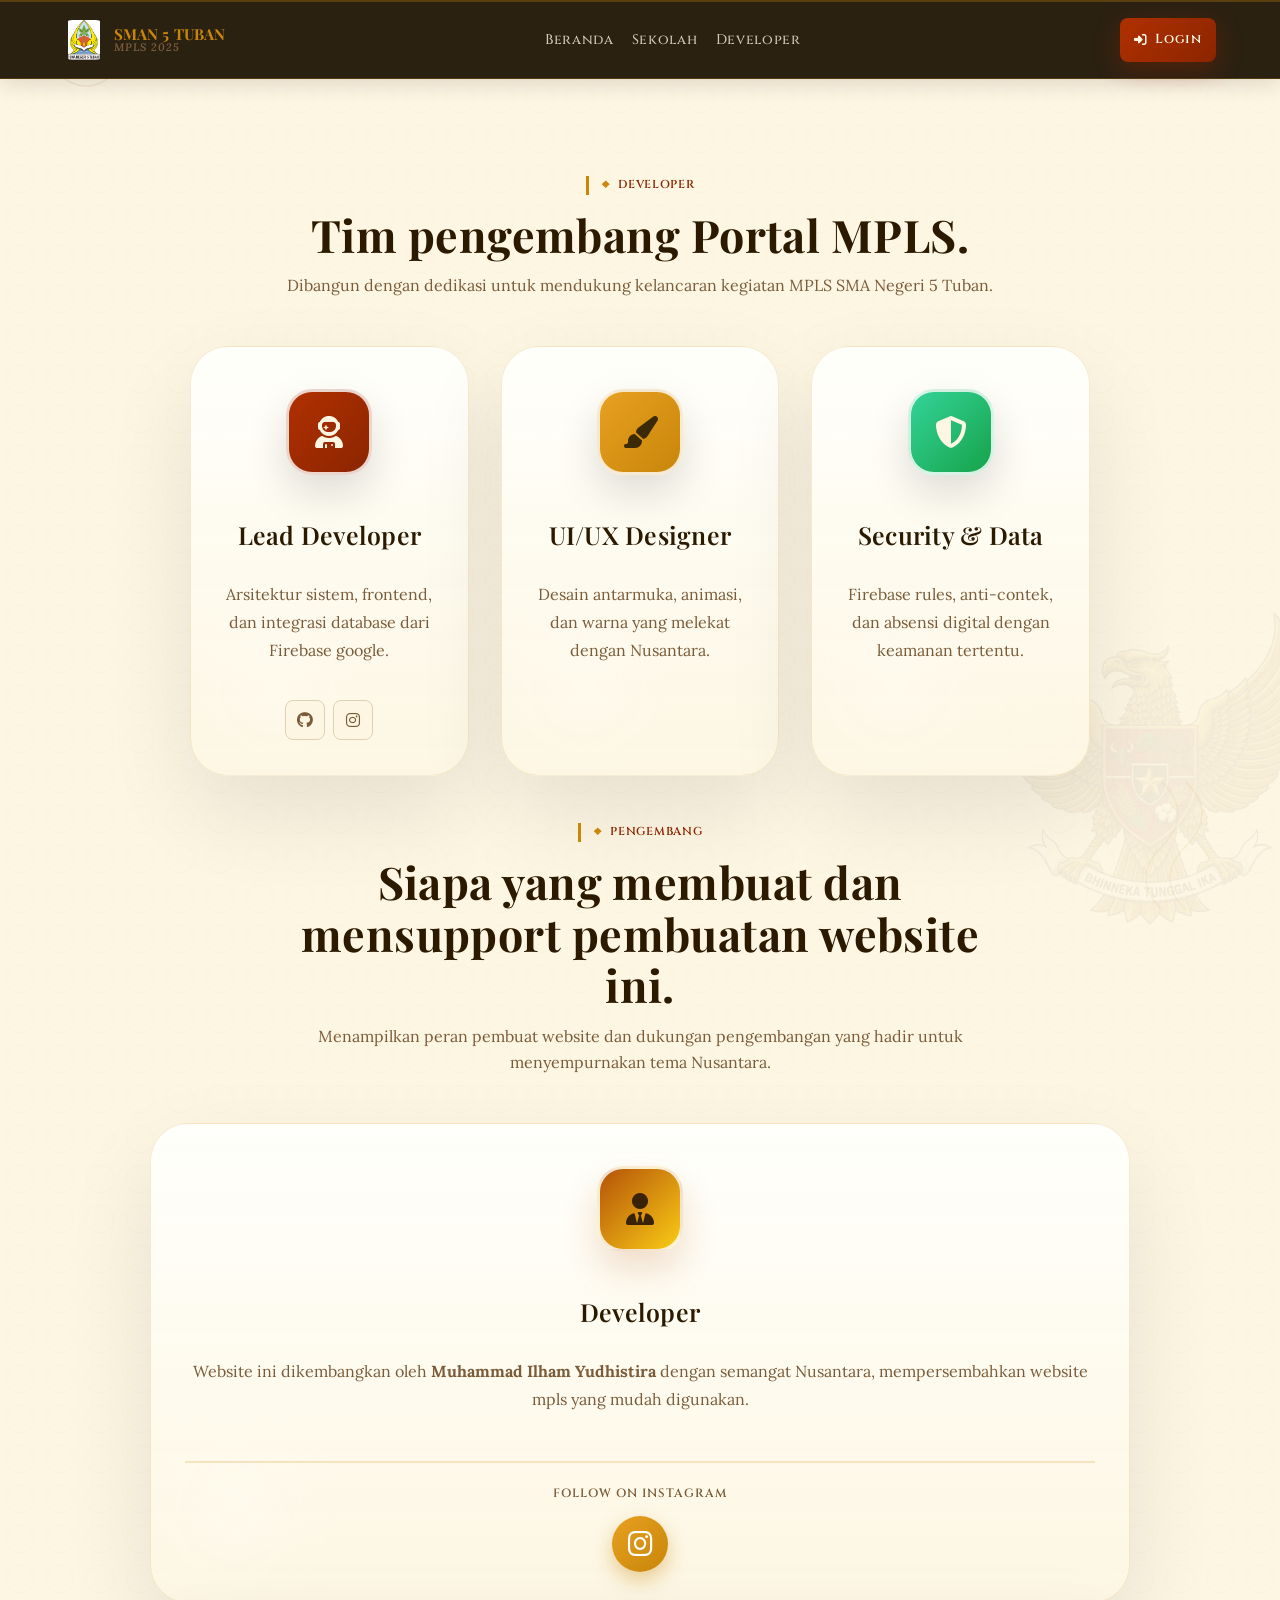
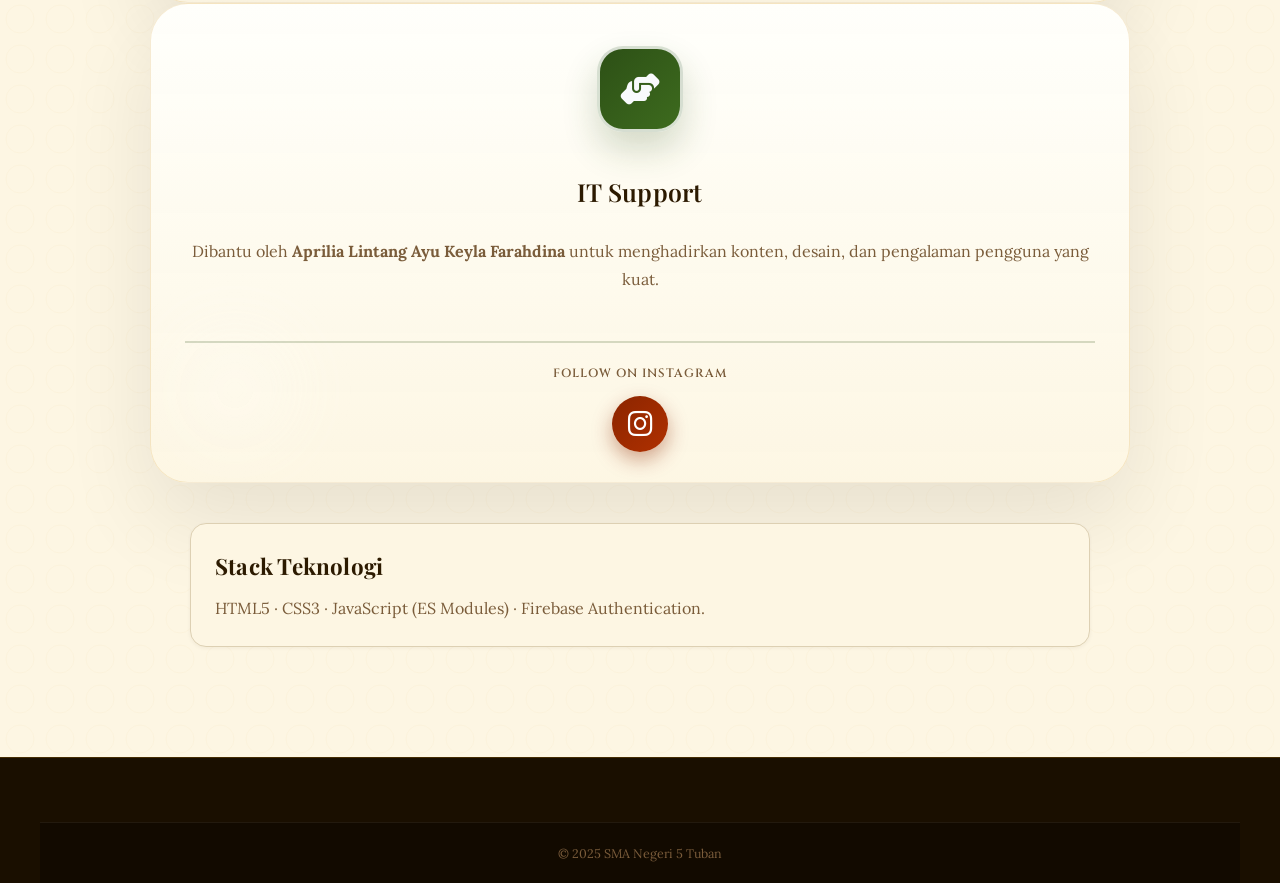
<file: developer.html>
<!DOCTYPE html>
<html lang="id">
<head>
<meta charset="UTF-8" /><meta name="viewport" content="width=device-width, initial-scale=1.0" />
<title>Developer — SMAN 5 Tuban Portal MPLS</title>
<link rel="icon" href="logo.png" type="image/svg+xml" />
<link rel="preconnect" href="https://fonts.googleapis.com"><link rel="preconnect" href="https://fonts.gstatic.com" crossorigin><link href="https://fonts.googleapis.com/css2?family=Cormorant+Garamond:ital,wght@0,400;0,500;0,600;0,700;1,400&family=Cinzel:wght@400;600;700&family=Lora:ital,wght@0,400;0,500;0,600;1,400&display=swap" rel="stylesheet">
<link rel="stylesheet" href="https://cdnjs.cloudflare.com/ajax/libs/font-awesome/6.5.1/css/all.min.css" />
<link rel="stylesheet" href="style.css" />
<link rel="stylesheet" href="fx.css" />
<link rel="stylesheet" href="polish-v2.css" />
<link rel="stylesheet" href="nusantara-global.css" />
<link rel="stylesheet" href="fixes-v3.css" />
<link rel="stylesheet" href="mobile-fix.css" />
<link rel="stylesheet" href="nav-nusantara.css" />
</head>
<body>
<div class="nu-garuda-bg" aria-hidden="true"></div>
<header class="nav scrolled"><div class="container nav-inner">
  <a href="index.html" class="brand">
    <img src="logo.png" alt="SMAN 5 Tuban" class="brand-logo" width="40" height="40" style="object-fit:contain;display:block" />
    <div class="brand-text"><strong>SMAN 5 TUBAN</strong><span>MPLS 2025</span></div>
  </a>
  <nav class="nav-menu"><a href="index.html">Beranda</a><a href="about.html">Sekolah</a><a href="developer.html">Developer</a></nav>
  <div class="nav-cta"><a href="login.html" class="btn btn-primary"><i class="fa-solid fa-right-to-bracket"></i> Login</a></div>
</div></header>

<section class="section"><div class="container">
  <div class="section-head center reveal"><span class="kicker">DEVELOPER</span><h2>Tim pengembang Portal MPLS.</h2><p>Dibangun dengan dedikasi untuk mendukung kelancaran kegiatan MPLS SMA Negeri 5 Tuban.</p></div>
  <div class="grid-3" style="max-width:900px;margin:0 auto;gap:32px">
    <div class="card reveal developer-card" style="text-align:center">
      <div class="dev-avatar" style="margin:0 auto 16px"><i class="fa-solid fa-user-astronaut"></i></div>
      <h3>Lead Developer</h3>
      <p>Arsitektur sistem, frontend, dan integrasi database dari Firebase google.</p>
      <div style="margin-top:12px;display:flex;gap:8px;justify-content:center">
        <a class="icon-btn" href="https://github.com/iyudhistira484-maker"><i class="fa-brands fa-github"></i></a>
        <a class="icon-btn" href="https://www.instagram.com/piwupiu_?igsh=MWEza3gxdm00MzF0cQ=="><i class="fa-brands fa-instagram"></i></a>
      </div>
    </div>
    <div class="card reveal developer-card" style="text-align:center">
      <div class="dev-avatar" style="margin:0 auto 16px;background:var(--grad-gold);color:#3a2a06"><i class="fa-solid fa-paintbrush"></i></div>
      <h3>UI/UX Designer</h3>
      <p>Desain antarmuka, animasi, dan warna yang melekat dengan Nusantara.</p>
    </div>
    <div class="card reveal developer-card" style="text-align:center">
      <div class="dev-avatar" style="margin:0 auto 16px;background:linear-gradient(135deg,#34d399,#16a34a)"><i class="fa-solid fa-shield-halved"></i></div>
      <h3>Security & Data</h3>
      <p>Firebase rules, anti-contek, dan absensi digital dengan keamanan tertentu.</p>
    </div>
  </div>
  <div class="section-head center reveal" style="margin-top:40px">
    <span class="kicker">PENGEMBANG</span>
    <h2>Siapa yang membuat dan mensupport pembuatan website ini.</h2>
    <p>Menampilkan peran pembuat website dan dukungan pengembangan yang hadir untuk menyempurnakan tema Nusantara.</p>
  </div>
  <div class="grid-2" style="max-width:980px;margin:24px auto 0;gap:36px">
    <div class="card reveal developer-card" style="text-align:center">
      <div class="dev-avatar" style="margin:0 auto 16px;background:linear-gradient(135deg,#b45309,#facc15);color:#3a2208;box-shadow:0 18px 35px rgba(180,83,9,.18)"><i class="fa-solid fa-user-tie"></i></div>
      <h3>Developer</h3>
      <p>Website ini dikembangkan oleh <strong>Muhammad Ilham Yudhistira</strong> dengan semangat Nusantara, mempersembahkan website mpls yang mudah digunakan.</p>
      <div style="margin-top:24px;padding-top:20px;border-top:2px solid rgba(200,134,10,.2)">
        <p style="font-size:12px;font-family:var(--font-accent);letter-spacing:.08em;color:#7A5C3A;text-transform:uppercase;margin-bottom:12px;font-weight:600">Follow on Instagram</p>
        <a href="https://www.instagram.com/piwupiu_?igsh=MWEza3gxdm00MzF0cQ==" style="display:inline-flex;align-items:center;justify-content:center;width:56px;height:56px;background:linear-gradient(135deg,#E8A020,#C8860A);border-radius:50%;color:#fff;box-shadow:0 8px 20px rgba(200,134,10,.4);transition:all .35s cubic-bezier(.34,1.56,.64,1);position:relative;overflow:hidden" class="instagram-btn" aria-label="Follow Muhammad Ilham Yudhistira di Instagram" title="@piwupiu_">
          <i class="fa-brands fa-instagram" style="font-size:28px;position:relative;z-index:2"></i>
          <span style="position:absolute;inset:0;background:linear-gradient(135deg,#C8860A,#8B2500);border-radius:50%;opacity:0;transition:opacity .35s cubic-bezier(.34,1.56,.64,1);z-index:1"></span>
        </a>
      </div>
    </div>
    <div class="card reveal developer-card" style="text-align:center">
      <div class="dev-avatar" style="margin:0 auto 16px;background:linear-gradient(135deg,#2D5016,#3D6B1E);color:#f8fafc;box-shadow:0 18px 35px rgba(45,80,22,.2)"><i class="fa-solid fa-hands-helping"></i></div>
      <h3>IT Support</h3>
      <p>Dibantu oleh <strong>Aprilia Lintang Ayu Keyla Farahdina</strong> untuk menghadirkan konten, desain, dan pengalaman pengguna yang kuat.</p>
      <div style="margin-top:24px;padding-top:20px;border-top:2px solid rgba(45,80,22,.2)">
        <p style="font-size:12px;font-family:var(--font-accent);letter-spacing:.08em;color:#7A5C3A;text-transform:uppercase;margin-bottom:12px;font-weight:600">Follow on Instagram</p>
        <a href="https://www.instagram.com/keyleaae?igsh=MWo2ZHU1cHAweTE3dg==" style="display:inline-flex;align-items:center;justify-content:center;width:56px;height:56px;background:linear-gradient(135deg,#8B2500,#B03000);border-radius:50%;color:#fff;box-shadow:0 8px 20px rgba(139,37,0,.4);transition:all .35s cubic-bezier(.34,1.56,.64,1);position:relative;overflow:hidden" class="instagram-btn" aria-label="Follow Aprilia Lintang Ayu Keyla Farahdina di Instagram" title="@keyleaae">
          <i class="fa-brands fa-instagram" style="font-size:28px;position:relative;z-index:2"></i>
          <span style="position:absolute;inset:0;background:linear-gradient(135deg,#B03000,#8B2500);border-radius:50%;opacity:0;transition:opacity .35s cubic-bezier(.34,1.56,.64,1);z-index:1"></span>
        </a>
      </div>
    </div>
  </div>
  <div class="panel reveal" style="margin-top:40px;max-width:900px;margin-left:auto;margin-right:auto">
    <h3 style="font-family:var(--font-display);margin-bottom:10px">Stack Teknologi</h3>
    <p style="color:var(--muted)">HTML5 · CSS3 · JavaScript (ES Modules) · Firebase Authentication.</p>
  </div>
</div></section>

<footer class="footer"><div class="container footer-bot">© 2025 SMA Negeri 5 Tuban</div></footer>
<script src="ui.js"></script>
<script src="fx.js" defer></script>
<!-- Vercel Web Analytics -->
<script defer src="https://cdn.vercel-insights.com/v1/script.js"></script>
</body>
</html>
</file>
<file: nusantara.css>
/* ==========================================================
   NUSANTARA THEME — Portal MPLS SMAN 5 Tuban 2026
   Hanya untuk landing page (index.html).
   ========================================================== */

:root {
  /* Palette Nusantara */
  --primary: #8B2500;       /* merah batik tua */
  --primary-dark: #6B1C00;
  --secondary: #C8860A;     /* emas prada */
  --secondary-soft: #E5B645;
  --accent: #2D5016;        /* hijau pandan */
  --bg: #FDF6E3;            /* krem kertas lontar */
  --bg-soft: #F7ECCF;
  --bg-dark: #1A0F00;       /* coklat tanah tua */
  --text: #2C1A00;          /* coklat tinta */
  --text-muted: #7A5C3A;    /* coklat kayu */
  --border: rgba(139, 37, 0, 0.18);

  --radius: 14px;
  --radius-sm: 8px;
  --shadow-sm: 0 2px 8px rgba(44,26,0,0.08);
  --shadow-md: 0 8px 24px rgba(44,26,0,0.12);
  --shadow-gold: 0 10px 30px rgba(200,134,10,0.35);

  --container: 1200px;
  --ease: cubic-bezier(.2,.7,.2,1);

  /* Fonts */
  --font-display: "Playfair Display", "Cinzel", serif;
  --font-section: "Cormorant Garamond", "Playfair Display", serif;
  --font-body: "Lora", Georgia, serif;
  --font-accent: "Abril Fatface", "Playfair Display", serif;
}

* { box-sizing: border-box; margin: 0; padding: 0; }
html { scroll-behavior: smooth; -webkit-text-size-adjust: 100%; }
body {
  font-family: var(--font-body);
  color: var(--text);
  background: var(--bg);
  line-height: 1.65;
  overflow-x: hidden;
  -webkit-font-smoothing: antialiased;
}
img { max-width: 100%; display: block; }
a { color: inherit; text-decoration: none; }
ul, ol { list-style: none; }

.container {
  width: 100%;
  max-width: var(--container);
  margin: 0 auto;
  padding: 0 clamp(1rem, 3vw, 1.75rem);
}

/* ============== BUTTONS — gaya cap batik ============== */
.btn {
  display: inline-flex; align-items: center; justify-content: center;
  gap: .55rem;
  min-height: 48px;
  padding: 0 1.4rem;
  font-family: var(--font-body);
  font-weight: 600;
  font-size: .95rem;
  letter-spacing: .02em;
  border: 1.5px solid transparent;
  border-radius: var(--radius-sm);
  cursor: pointer;
  transition: all .3s var(--ease);
  position: relative;
  overflow: hidden;
  white-space: nowrap;
}
.btn::after{
  content:"";
  position:absolute; inset:0;
  background: radial-gradient(circle at var(--rx,50%) var(--ry,50%), rgba(255,255,255,.5), transparent 60%);
  opacity:0; transition:opacity .5s;
  pointer-events:none;
}
.btn.is-ripple::after{ opacity:1; transition:none; }

.btn-lg { min-height: 54px; padding: 0 1.8rem; font-size: 1rem; }

.btn-primary {
  background: linear-gradient(135deg, var(--primary), #A8351C);
  color: #fff;
  border-color: var(--primary-dark);
  box-shadow: 0 4px 14px rgba(139,37,0,.35), inset 0 0 0 1px rgba(255,215,150,.3);
}
.btn-primary:hover { transform: translateY(-2px); box-shadow: 0 8px 22px rgba(139,37,0,.45); }

.btn-gold {
  background: linear-gradient(135deg, var(--secondary), var(--secondary-soft));
  color: #2C1A00;
  border-color: #A06D08;
  box-shadow: var(--shadow-gold);
}
.btn-gold:hover { transform: translateY(-2px); }

.btn-outline {
  background: transparent;
  color: var(--primary);
  border-color: var(--primary);
}
.btn-outline:hover { background: var(--primary); color: #fff; }

.btn-outline-light {
  background: transparent;
  color: #FDF6E3;
  border-color: rgba(253,246,227,.6);
}
.btn-outline-light:hover { background: #FDF6E3; color: var(--primary); }

/* "Cap batik" button — border ornamental */
.btn-cap {
  background: transparent;
  color: var(--primary);
  border: 1.5px solid var(--primary);
  border-radius: 4px;
  position: relative;
  font-weight: 700;
}
.btn-cap::before {
  content:"";
  position:absolute; inset: 4px;
  border: 1px dashed rgba(139,37,0,.4);
  border-radius: 2px;
  pointer-events:none;
}
.btn-cap:hover { background: var(--primary); color: #fff; }
.btn-cap:hover::before { border-color: rgba(255,255,255,.45); }

/* ============== NAVBAR ============== */
.nav {
  position: fixed; top: 0; left: 0; right: 0;
  z-index: 100;
  padding: .9rem 0;
  background: transparent;
  transition: all .35s var(--ease);
}
.nav.scrolled {
  background: rgba(253, 246, 227, 0.85);
  backdrop-filter: saturate(180%) blur(14px);
  -webkit-backdrop-filter: saturate(180%) blur(14px);
  box-shadow: 0 2px 0 var(--border), 0 8px 30px rgba(44,26,0,.07);
  padding: .55rem 0;
}
.nav-inner { display: flex; align-items: center; justify-content: space-between; gap: 1rem; }
.brand { display: flex; align-items: center; gap: .7rem; }
.brand-logo { width: 42px; height: 42px; object-fit: contain; }
.brand-text strong {
  display: block;
  font-family: var(--font-display);
  font-weight: 800;
  font-size: 1rem;
  color: var(--primary);
  letter-spacing: .04em;
  line-height: 1;
}
.brand-text span {
  font-size: .72rem;
  color: var(--text-muted);
  letter-spacing: .08em;
  text-transform: uppercase;
}
.nav-menu { display: flex; align-items: center; gap: 1.6rem; }
.nav-menu > a {
  font-size: .92rem;
  font-weight: 500;
  color: var(--text);
  position: relative;
  padding: .35rem 0;
  transition: color .2s;
}
.nav-menu > a::after {
  content:""; position:absolute; left:0; bottom:0;
  width:100%; height:2px;
  background: linear-gradient(90deg, var(--primary), var(--secondary));
  transform: scaleX(0); transform-origin: right;
  transition: transform .35s var(--ease);
}
.nav-menu > a:hover { color: var(--primary); }
.nav-menu > a:hover::after { transform: scaleX(1); transform-origin: left; }

.nav-menu-cta { display: none; }
.nav-cta { display: flex; align-items: center; gap: .6rem; }
.nav-toggle {
  display: none;
  width: 44px; height: 44px;
  border: 1.5px solid var(--primary);
  background: transparent;
  border-radius: 6px;
  cursor: pointer;
  position: relative;
}
.nav-toggle span {
  display: block;
  width: 20px; height: 2px;
  background: var(--primary);
  margin: 4px auto;
  transition: all .3s var(--ease);
}
.nav-toggle[aria-expanded="true"] span:nth-child(1) { transform: translateY(6px) rotate(45deg); }
.nav-toggle[aria-expanded="true"] span:nth-child(2) { opacity: 0; }
.nav-toggle[aria-expanded="true"] span:nth-child(3) { transform: translateY(-6px) rotate(-45deg); }

/* ============== HERO ============== */
.hero {
  position: relative;
  min-height: 100vh;
  display: flex; align-items: center;
  padding: 7rem 0 6rem;
  background:
    radial-gradient(ellipse at 20% 0%, rgba(200,134,10,.18), transparent 55%),
    radial-gradient(ellipse at 80% 100%, rgba(45,80,22,.15), transparent 55%),
    linear-gradient(160deg, #1A0F00 0%, #3D1A07 50%, #6B1C00 100%);
  color: #FDF6E3;
  overflow: hidden;
}
.hero-bg { position:absolute; inset:0; pointer-events:none; }
.hero-motif { position:absolute; inset:0; opacity:.07; }
.hero-noise {
  position:absolute; inset:0;
  background-image: url("data:image/svg+xml;utf8,<svg xmlns='http://www.w3.org/2000/svg' width='200' height='200'><filter id='n'><feTurbulence type='fractalNoise' baseFrequency='.9' numOctaves='2' stitchTiles='stitch'/><feColorMatrix values='0 0 0 0 0.85 0 0 0 0 0.7 0 0 0 0 0.45 0 0 0 .25 0'/></filter><rect width='100%' height='100%' filter='url(%23n)'/></svg>");
  opacity:.35;
  mix-blend-mode: overlay;
}
.hero-inner {
  position: relative; z-index: 2;
  display: grid; gap: 2rem;
  grid-template-columns: 1fr;
  text-align: center;
}
.hero-content { max-width: 880px; margin: 0 auto; }
.tag {
  display: inline-block;
  padding: .45rem 1.1rem;
  font-family: var(--font-section);
  font-size: .9rem;
  letter-spacing: .12em;
  text-transform: uppercase;
  color: var(--secondary-soft);
  border: 1px solid rgba(200,134,10,.5);
  border-radius: 999px;
  margin-bottom: 1.6rem;
}
.display {
  font-family: var(--font-display);
  font-weight: 800;
  font-size: clamp(2.2rem, 7vw, 4.5rem);
  line-height: 1.05;
  letter-spacing: -.01em;
  margin-bottom: 1.2rem;
}
.display .grad {
  background: linear-gradient(135deg, var(--secondary-soft) 0%, var(--secondary) 50%, #F5D77A 100%);
  -webkit-background-clip: text;
  background-clip: text;
  color: transparent;
  font-family: var(--font-accent);
  font-weight: 400;
  display: inline-block;
}
.lead {
  font-size: clamp(1rem, 1.6vw, 1.18rem);
  color: rgba(253,246,227,.85);
  max-width: 720px;
  margin: 0 auto 2rem;
  font-style: italic;
  font-family: var(--font-section);
  font-weight: 500;
}
.hero-actions {
  display: flex; flex-wrap: wrap; justify-content: center;
  gap: .8rem; margin-bottom: 2.5rem;
}
.hero-actions .btn-outline { color: var(--secondary-soft); border-color: var(--secondary-soft); }
.hero-actions .btn-outline:hover { background: var(--secondary); color: var(--bg-dark); border-color: var(--secondary); }

.hero-badges {
  display: grid;
  grid-template-columns: repeat(3, 1fr);
  gap: 1rem;
  max-width: 640px; margin: 0 auto;
}
.badge {
  padding: 1rem .6rem;
  background: rgba(253,246,227,.06);
  border: 1px solid rgba(200,134,10,.25);
  border-radius: var(--radius-sm);
  backdrop-filter: blur(6px);
}
.badge strong {
  display: block;
  font-family: var(--font-accent);
  font-size: clamp(1.4rem, 4vw, 2rem);
  color: var(--secondary-soft);
  line-height: 1;
}
.badge span { font-size: .8rem; color: rgba(253,246,227,.75); }

/* ============== TUMPAL DIVIDER ============== */
.tumpal-divider {
  display: block;
  width: 100%; height: 14px;
  color: var(--bg);
}
.tumpal-divider.tumpal-bottom { position: absolute; left: 0; bottom: -1px; }
.tumpal-divider.tumpal-top { display:block; color: var(--bg-dark); }
.tumpal-divider.light { color: var(--bg); }
.tumpal-divider.flip { transform: scaleY(-1); }

/* ============== SECTION BASE ============== */
.section {
  position: relative;
  padding: clamp(3rem, 7vw, 6rem) 0;
  overflow: hidden;
}
.section-alt { background: var(--bg-soft); }
.section-motif {
  position:absolute; inset:0;
  opacity: .06;
  pointer-events:none;
}
.section-motif.strong { opacity: .12; }
.section > .container { position: relative; z-index: 1; }
.section-head { max-width: 720px; margin: 0 0 3rem; }
.section-head.center { margin-left:auto; margin-right:auto; text-align:center; }
.section-head.light { color: var(--bg); }
.kicker {
  display: inline-block;
  font-family: var(--font-section);
  font-size: .85rem;
  font-weight: 600;
  letter-spacing: .25em;
  text-transform: uppercase;
  color: var(--primary);
  margin-bottom: .9rem;
}
.kicker.gold { color: var(--secondary); }
.kicker.light { color: var(--secondary-soft); }
.section-head h2 {
  font-family: var(--font-display);
  font-weight: 700;
  font-size: clamp(1.8rem, 4.5vw, 3rem);
  line-height: 1.15;
  letter-spacing: -.01em;
  margin-bottom: .85rem;
  color: var(--text);
}
.section-head.light h2 { color: var(--bg); }
.section-head p {
  font-family: var(--font-section);
  font-size: clamp(1rem, 1.4vw, 1.15rem);
  color: var(--text-muted);
  font-style: italic;
}

/* ============== GRIDS ============== */
.grid-3 { display: grid; grid-template-columns: 1fr; gap: 1.5rem; }
.grid-4 { display: grid; grid-template-columns: 1fr; gap: 1.2rem; }

/* ============== TENTANG — Card Wayang ============== */
.card-wayang {
  background: var(--bg);
  border-radius: var(--radius);
  padding: 4px;
  background: linear-gradient(135deg, var(--secondary) 0%, var(--primary) 100%);
  transition: transform .35s var(--ease), box-shadow .35s var(--ease);
}
.card-wayang:hover { transform: translateY(-6px); box-shadow: var(--shadow-gold); }
.wayang-frame {
  background: var(--bg);
  border-radius: calc(var(--radius) - 2px);
  padding: 2rem 1.6rem;
  text-align: center;
  height: 100%;
  position: relative;
}
.wayang-frame::before, .wayang-frame::after {
  content:"❋"; position:absolute;
  color: var(--secondary); font-size: 1rem;
  opacity: .55;
}
.wayang-frame::before { top: .6rem; left: .8rem; }
.wayang-frame::after { bottom: .6rem; right: .8rem; }
.card-icon {
  width: 64px; height: 64px;
  margin: 0 auto 1.1rem;
  display: grid; place-items: center;
  border-radius: 50%;
  background: linear-gradient(135deg, rgba(139,37,0,.12), rgba(139,37,0,.04));
  color: var(--primary);
  border: 1.5px solid var(--border);
}
.card-icon svg { width: 30px; height: 30px; }
.card-icon.gold { background: linear-gradient(135deg, rgba(200,134,10,.18), rgba(200,134,10,.05)); color: var(--secondary); border-color: rgba(200,134,10,.3); }
.card-icon.green { background: linear-gradient(135deg, rgba(45,80,22,.15), rgba(45,80,22,.04)); color: var(--accent); border-color: rgba(45,80,22,.3); }
.card-wayang h3 {
  font-family: var(--font-display);
  font-size: 1.35rem; font-weight: 700;
  color: var(--primary);
  margin-bottom: .55rem;
}
.card-wayang p { color: var(--text-muted); font-size: .95rem; }

/* ============== TIMELINE ============== */
.timeline {
  display: grid;
  grid-template-columns: 1fr;
  gap: 1.5rem;
  position: relative;
}
.t-step {
  position: relative;
  padding: 1.6rem 1.4rem 1.6rem 5rem;
  background: var(--bg);
  border-radius: var(--radius);
  border: 1px solid var(--border);
  box-shadow: var(--shadow-sm);
  transition: transform .3s var(--ease);
}
.t-step:hover { transform: translateY(-4px); border-color: var(--secondary); }
.t-num {
  position: absolute;
  top: 50%; left: 1rem;
  transform: translateY(-50%);
  width: 64px; height: 64px;
  display: grid; place-items: center;
  background: linear-gradient(135deg, var(--primary), var(--primary-dark));
  border-radius: 50%;
  color: #fff;
  box-shadow: 0 6px 14px rgba(139,37,0,.35);
}
.t-num span { font-family: serif; font-size: 1.5rem; line-height: 1; }
.t-num em {
  position: absolute; bottom: -6px; right: -6px;
  background: var(--secondary);
  color: var(--bg-dark);
  font-size: .65rem; font-weight: 700; font-style: normal;
  padding: 2px 6px; border-radius: 10px;
  border: 2px solid var(--bg);
}
.t-step h4 {
  font-family: var(--font-display);
  font-size: 1.2rem; font-weight: 700;
  color: var(--primary); margin-bottom: .3rem;
}
.t-step p { color: var(--text-muted); font-size: .92rem; }

/* ============== FITUR ============== */
.feature {
  background: var(--bg);
  padding: 1.5rem 1.2rem;
  border-radius: var(--radius-sm);
  border: 1px solid var(--border);
  min-height: 140px;
  text-align: left;
  transition: all .3s var(--ease);
  position: relative;
  overflow: hidden;
}
.feature::before {
  content:""; position:absolute; inset:0;
  border-radius: var(--radius-sm);
  padding:1.5px;
  background: linear-gradient(135deg, transparent, transparent);
  -webkit-mask: linear-gradient(#000 0 0) content-box, linear-gradient(#000 0 0);
  -webkit-mask-composite: xor; mask-composite: exclude;
  pointer-events:none; opacity:0; transition: opacity .3s, background .3s;
}
.feature:hover {
  transform: translateY(-6px);
  box-shadow: 0 12px 28px rgba(200,134,10,.22);
  border-color: transparent;
}
.feature:hover::before {
  opacity: 1;
  background: linear-gradient(135deg, var(--secondary), var(--primary));
}
.f-ico {
  width: 44px; height: 44px;
  display: grid; place-items: center;
  border-radius: 10px;
  background: linear-gradient(135deg, rgba(139,37,0,.1), rgba(200,134,10,.1));
  color: var(--primary);
  margin-bottom: .8rem;
}
.f-ico svg { width: 24px; height: 24px; }
.feature h4 {
  font-family: var(--font-display);
  font-size: 1.05rem; font-weight: 700;
  color: var(--primary); margin-bottom: .25rem;
}
.feature p { font-size: .88rem; color: var(--text-muted); }

/* ============== GUGUS ============== */
.gugus-grid {
  display: grid; grid-template-columns: 1fr; gap: 1.2rem;
}
.gugus {
  --g: var(--primary);
  text-align: center;
  padding: 1.4rem 1rem 1.6rem;
  background: var(--bg);
  border-radius: var(--radius);
  border: 1px solid var(--border);
  transition: transform .3s var(--ease), box-shadow .3s var(--ease);
  color: var(--g);
}
.gugus:hover { transform: translateY(-6px); box-shadow: 0 14px 30px rgba(0,0,0,.12); }
.perisai { width: 110px; height: 130px; margin: 0 auto .8rem; }
.gugus strong {
  display: block;
  font-family: var(--font-display);
  font-size: 1.1rem;
  color: var(--text);
  margin-top: .2rem;
}
.gugus small { color: var(--text-muted); font-size: .85rem; }

/* ============== STATISTIK ============== */
.stats-sec {
  background: linear-gradient(160deg, #1A0F00 0%, #3D1A07 100%);
  color: var(--bg);
}
.stats {
  display: grid;
  grid-template-columns: repeat(2, 1fr);
  gap: 1.2rem;
}
.stat {
  text-align: center;
  padding: 1.6rem 1rem;
  background: rgba(253,246,227,.04);
  border: 1px solid rgba(200,134,10,.25);
  border-radius: var(--radius);
  backdrop-filter: blur(6px);
}
.stat strong {
  display: block;
  font-family: var(--font-accent);
  font-size: clamp(2.2rem, 6vw, 3.6rem);
  background: linear-gradient(135deg, var(--secondary-soft), var(--secondary));
  -webkit-background-clip: text; background-clip: text; color: transparent;
  line-height: 1;
  margin-bottom: .4rem;
}
.stat span {
  font-family: var(--font-section);
  font-size: .95rem;
  letter-spacing: .1em;
  text-transform: uppercase;
  color: rgba(253,246,227,.78);
}

/* ============== CTA ============== */
.cta-sec {
  position: relative;
  background:
    radial-gradient(circle at 30% 30%, rgba(200,134,10,.25), transparent 55%),
    linear-gradient(135deg, var(--primary) 0%, #6B1C00 100%);
  color: var(--bg);
  padding: clamp(4rem, 8vw, 6rem) 0;
  text-align: center;
  overflow: hidden;
}
.cta-inner h2 {
  font-family: var(--font-display);
  font-size: clamp(1.8rem, 4.5vw, 3rem);
  font-weight: 800;
  margin: .5rem 0 .8rem;
}
.cta-inner p {
  max-width: 580px; margin: 0 auto 2rem;
  font-family: var(--font-section);
  font-style: italic;
  font-size: 1.1rem;
  color: rgba(253,246,227,.9);
}
.cta-actions { display: flex; flex-wrap: wrap; justify-content: center; gap: .8rem; }

/* ============== FOOTER ============== */
.footer {
  background: var(--bg-dark);
  color: rgba(253,246,227,.8);
  position: relative;
  padding-top: 3.5rem;
}
.ukiran-border {
  display: block;
  width: 100%; height: 18px;
  color: var(--secondary);
  position: absolute; top: 0; left: 0;
}
.footer-inner {
  display: grid; grid-template-columns: 1fr; gap: 2rem;
  padding-bottom: 2.5rem;
}
.f-col h5 {
  font-family: var(--font-display);
  color: var(--secondary-soft);
  font-size: 1.05rem;
  margin-bottom: .9rem;
  letter-spacing: .04em;
}
.f-col a {
  display: block;
  padding: .25rem 0;
  font-size: .92rem;
  color: rgba(253,246,227,.7);
  transition: color .2s;
}
.f-col a:hover { color: var(--secondary-soft); }
.f-col .brand-text strong { color: var(--secondary-soft); }
.f-col .brand-text span { color: rgba(253,246,227,.55); }
.muted { color: rgba(253,246,227,.6); font-size: .9rem; margin-top: .8rem; }
.socials { display: flex; gap: .6rem; }
.socials a {
  width: 40px; height: 40px;
  display: grid; place-items: center;
  border: 1px solid rgba(200,134,10,.4);
  border-radius: 50%;
  color: var(--secondary-soft);
  transition: all .3s var(--ease);
}
.socials a:hover { background: var(--secondary); color: var(--bg-dark); transform: translateY(-3px); }
.footer-bot {
  border-top: 1px solid rgba(200,134,10,.2);
  padding: 1.2rem 0;
  text-align: center;
  font-size: .85rem;
  color: rgba(253,246,227,.55);
}

/* ============== REVEAL ANIMATIONS ============== */
.reveal {
  opacity: 0;
  transform: translateY(24px);
  transition: opacity .8s var(--ease), transform .8s var(--ease);
}
.reveal.in {
  opacity: 1;
  transform: translateY(0);
}
.hero .reveal { transition-delay: calc(var(--i, 0) * .1s); }
.hero-content .reveal:nth-child(1){ --i:0; }
.hero-content .reveal:nth-child(2){ --i:1; }
.hero-content .reveal:nth-child(3){ --i:2; }
.hero-content .reveal:nth-child(4){ --i:3; }
.hero-content .reveal:nth-child(5){ --i:4; }

@media (prefers-reduced-motion: reduce) {
  *, *::before, *::after { animation: none !important; transition: none !important; }
  .reveal { opacity: 1; transform: none; }
}

/* ============== RESPONSIVE ============== */

/* Tablet */
@media (min-width: 640px) {
  .grid-3 { grid-template-columns: repeat(2, 1fr); }
  .grid-4 { grid-template-columns: repeat(2, 1fr); }
  .gugus-grid { grid-template-columns: repeat(2, 1fr); }
  .stats { grid-template-columns: repeat(2, 1fr); }
  .footer-inner { grid-template-columns: repeat(2, 1fr); }
}

/* Desktop */
@media (min-width: 1024px) {
  .grid-3 { grid-template-columns: repeat(3, 1fr); }
  .grid-4 { grid-template-columns: repeat(4, 1fr); }
  .gugus-grid { grid-template-columns: repeat(5, 1fr); }
  .stats { grid-template-columns: repeat(4, 1fr); }
  .footer-inner { grid-template-columns: 1.4fr 1fr 1fr 1fr; }

  .hero-inner { text-align: left; }
  .hero-content { margin: 0; }
  .tag { margin-left: 0; }
  .lead { margin-left: 0; margin-right: 0; }
  .hero-actions { justify-content: flex-start; }
  .hero-badges { margin: 0; }

  /* Timeline horizontal */
  .timeline {
    grid-template-columns: repeat(4, 1fr);
    gap: 1rem;
  }
  .timeline::before {
    content:"";
    position: absolute;
    top: 36px; left: 8%; right: 8%;
    height: 2px;
    background: repeating-linear-gradient(90deg, var(--secondary) 0 8px, transparent 8px 16px);
    z-index: 0;
  }
  .t-step {
    padding: 4.8rem 1.2rem 1.5rem;
    text-align: center;
    z-index: 1;
  }
  .t-num {
    position: static;
    margin: 0 auto .8rem;
    transform: none;
    top: auto; left: auto;
  }
}

/* Mobile-only — hamburger menu overlay */
@media (max-width: 1023px) {
  .nav-cta .btn-cap, .nav-cta .btn-primary { display: none; }
  .nav-toggle { display: block; }
  .nav-menu {
    position: fixed;
    top: 0; right: -100%;
    width: min(86%, 360px);
    height: 100vh;
    background: linear-gradient(170deg, #FDF6E3 0%, #F7ECCF 100%);
    flex-direction: column;
    align-items: flex-start;
    justify-content: flex-start;
    padding: 6rem 2rem 2rem;
    gap: 1.2rem;
    box-shadow: -10px 0 40px rgba(44,26,0,.2);
    transition: right .4s var(--ease);
    border-left: 3px solid var(--secondary);
  }
  .nav-menu.open { right: 0; }
  .nav-menu > a { font-size: 1.1rem; width: 100%; padding: .6rem 0; border-bottom: 1px dashed var(--border); }
  .nav-menu-cta { display: flex; flex-direction: column; gap: .6rem; width: 100%; margin-top: 1rem; }
  .nav-menu-cta .btn { width: 100%; }
}

/* Small mobile tweaks */
@media (max-width: 480px) {
  .hero { padding: 6rem 0 4rem; min-height: auto; }
  .badge { padding: .8rem .4rem; }
  .badge span { font-size: .72rem; }
  .t-step { padding: 1.3rem 1.2rem 1.3rem 4.5rem; }
  .t-num { width: 54px; height: 54px; }
}

/* ============== ENHANCED MOBILE RESPONSIVE ============== */

/* Mobile menu - Full screen overlay with better UX */
@media (max-width: 1023px) {
  .nav {
    position: fixed;
    top: 0;
    left: 0;
    right: 0;
    background: rgba(253, 246, 227, 0.95);
    backdrop-filter: blur(12px);
    -webkit-backdrop-filter: blur(12px);
    border-bottom: 1px solid var(--border);
    z-index: 200;
  }

  .nav.scrolled {
    box-shadow: 0 4px 20px rgba(44,26,0,.1);
  }

  .nav-inner {
    padding: 0.75rem 1rem;
  }

  .brand-logo {
    width: 38px;
    height: 38px;
  }

  .brand-text strong {
    font-size: 0.85rem;
  }

  .nav-toggle {
    display: flex;
    flex-direction: column;
    align-items: center;
    justify-content: center;
    width: 48px;
    height: 48px;
    border-radius: 12px;
    background: var(--bg-soft);
    border: 1px solid var(--border);
    padding: 0;
    transition: all 0.2s;
  }

  .nav-toggle:hover {
    background: var(--primary);
    border-color: var(--primary);
  }

  .nav-toggle:hover span {
    background: #fff;
  }

  .nav-menu {
    position: fixed;
    top: 0;
    left: 0;
    right: 0;
    bottom: 0;
    width: 100%;
    height: 100vh;
    background: linear-gradient(180deg, var(--bg) 0%, var(--bg-soft) 100%);
    flex-direction: column;
    align-items: stretch;
    justify-content: flex-start;
    padding: 5.5rem 1.5rem 2rem;
    gap: 0;
    transform: translateX(100%);
    transition: transform 0.35s var(--ease);
    box-shadow: none;
    border: none;
    overflow-y: auto;
    z-index: 150;
  }

  .nav-menu.open {
    transform: translateX(0);
    border: none;
  }

  .nav-menu > a {
    font-size: 1.1rem;
    font-weight: 500;
    padding: 1rem 0;
    border-bottom: 1px solid rgba(139,37,0,.1);
    color: var(--text);
    transition: all 0.2s;
  }

  .nav-menu > a:hover {
    color: var(--primary);
    padding-left: 0.5rem;
    background: rgba(139,37,0,.04);
  }

  .nav-menu > a::after {
    display: none;
  }

  .nav-menu-cta {
    display: flex;
    flex-direction: column;
    gap: 0.75rem;
    width: 100%;
    margin-top: 1.5rem;
    padding-top: 1.5rem;
    border-top: 2px dashed var(--border);
  }

  .nav-menu-cta .btn {
    width: 100%;
    min-height: 52px;
    font-size: 1rem;
    justify-content: center;
  }
}

/* Hero section - Mobile optimized */
@media (max-width: 768px) {
  .hero {
    padding: 7rem 0 4rem;
    min-height: auto;
  }

  .hero-inner {
    padding: 0 1rem;
  }

  .hero-content {
    text-align: center;
  }

  .tag {
    font-size: 0.8rem;
    padding: 0.4rem 0.9rem;
    letter-spacing: 0.1em;
  }

  .display {
    font-size: clamp(1.75rem, 8vw, 2.5rem);
    margin-bottom: 1rem;
  }

  .lead {
    font-size: 1rem;
    margin-bottom: 1.5rem;
    text-align: center;
  }

  .hero-actions {
    flex-direction: column;
    align-items: stretch;
    gap: 0.75rem;
    margin-bottom: 2rem;
  }

  .hero-actions .btn {
    width: 100%;
    min-height: 52px;
    font-size: 1rem;
    justify-content: center;
  }

  .hero-badges {
    grid-template-columns: 1fr;
    gap: 0.75rem;
    max-width: 280px;
  }

  .badge {
    display: flex;
    align-items: center;
    justify-content: center;
    gap: 0.75rem;
    padding: 0.75rem 1rem;
    text-align: left;
  }

  .badge strong {
    font-size: 1.5rem;
    flex-shrink: 0;
  }

  .badge span {
    font-size: 0.85rem;
    text-align: left;
  }
}

/* Section responsive - Mobile */
@media (max-width: 768px) {
  .section {
    padding: 3rem 0;
  }

  .section-head {
    margin-bottom: 2rem;
    text-align: center;
  }

  .section-head h2 {
    font-size: clamp(1.4rem, 6vw, 1.75rem);
    margin-bottom: 0.5rem;
  }

  .section-head p {
    font-size: 0.95rem;
  }

  .kicker {
    font-size: 0.75rem;
    letter-spacing: 0.15em;
    margin-bottom: 0.6rem;
  }

  .container {
    padding: 0 1rem;
  }
}

/* Card Wayang - Mobile */
@media (max-width: 768px) {
  .card-wayang {
    margin-bottom: 0;
  }

  .wayang-frame {
    padding: 1.5rem 1.25rem;
  }

  .wayang-frame::before,
  .wayang-frame::after {
    display: none;
  }

  .card-icon {
    width: 56px;
    height: 56px;
    margin-bottom: 0.85rem;
  }

  .card-icon svg {
    width: 26px;
    height: 26px;
  }

  .card-wayang h3 {
    font-size: 1.15rem;
    margin-bottom: 0.4rem;
  }

  .card-wayang p {
    font-size: 0.9rem;
  }
}

/* Timeline - Mobile vertical */
@media (max-width: 768px) {
  .timeline {
    gap: 1rem;
  }

  .t-step {
    padding: 1.25rem 1rem 1.25rem 4.5rem;
    margin-bottom: 0;
  }

  .t-num {
    width: 56px;
    height: 56px;
    left: 0.75rem;
  }

  .t-num span {
    font-size: 1.25rem;
  }

  .t-step h4 {
    font-size: 1.05rem;
    margin-bottom: 0.25rem;
  }

  .t-step p {
    font-size: 0.85rem;
  }
}

/* Features grid - Mobile */
@media (max-width: 768px) {
  .grid-4 {
    gap: 0.85rem;
  }

  .feature {
    padding: 1.25rem;
    min-height: auto;
  }

  .f-ico {
    width: 40px;
    height: 40px;
    margin-bottom: 0.65rem;
  }

  .f-ico svg {
    width: 20px;
    height: 20px;
  }

  .feature h4 {
    font-size: 0.95rem;
    margin-bottom: 0.2rem;
  }

  .feature p {
    font-size: 0.85rem;
  }
}

/* Gugus grid - Mobile */
@media (max-width: 768px) {
  .gugus-grid {
    grid-template-columns: repeat(2, 1fr);
    gap: 0.85rem;
  }

  .gugus {
    padding: 1rem 0.75rem;
  }

  .perisai {
    width: 70px;
    height: 85px;
    margin-bottom: 0.5rem;
  }

  .perisai text {
    font-size: 32px !important;
  }

  .gugus strong {
    font-size: 0.9rem;
  }

  .gugus small {
    font-size: 0.75rem;
  }
}

/* Statistics section - Mobile */
@media (max-width: 768px) {
  .stats-sec {
    padding: 3rem 0;
  }

  .stats {
    grid-template-columns: repeat(2, 1fr);
    gap: 0.85rem;
  }

  .stat {
    padding: 1.25rem 0.75rem;
  }

  .stat strong {
    font-size: clamp(1.75rem, 8vw, 2.25rem);
    margin-bottom: 0.25rem;
  }

  .stat span {
    font-size: 0.8rem;
    letter-spacing: 0.05em;
  }
}

/* CTA section - Mobile */
@media (max-width: 768px) {
  .cta-sec {
    padding: 3rem 0;
  }

  .cta-inner {
    padding: 0 1rem;
  }

  .cta-inner h2 {
    font-size: clamp(1.4rem, 6vw, 1.75rem);
    margin-bottom: 0.5rem;
  }

  .cta-inner p {
    font-size: 0.95rem;
    margin-bottom: 1.5rem;
  }

  .cta-actions {
    flex-direction: column;
    align-items: stretch;
    max-width: 320px;
    margin: 0 auto;
  }

  .cta-actions .btn {
    width: 100%;
    min-height: 52px;
    justify-content: center;
  }
}

/* Footer - Mobile */
@media (max-width: 768px) {
  .footer {
    padding-top: 2.5rem;
  }

  .footer-inner {
    grid-template-columns: 1fr;
    gap: 1.5rem;
    padding-bottom: 1.5rem;
    text-align: center;
  }

  .f-col {
    padding-bottom: 1rem;
    border-bottom: 1px solid rgba(200,134,10,.15);
  }

  .f-col:last-of-type {
    border-bottom: none;
    padding-bottom: 0;
  }

  .f-col h5 {
    font-size: 0.95rem;
    margin-bottom: 0.75rem;
  }

  .f-col a {
    font-size: 0.88rem;
    padding: 0.2rem 0;
  }

  .f-col .brand {
    justify-content: center;
    margin-bottom: 0.5rem;
  }

  .muted {
    font-size: 0.85rem;
    text-align: center;
  }

  .socials {
    justify-content: center;
    margin-top: 0.75rem;
  }

  .socials a {
    width: 44px;
    height: 44px;
  }

  .footer-bot {
    padding: 1rem 0;
    font-size: 0.8rem;
  }
}

/* Very small screens (under 375px) */
@media (max-width: 374px) {
  .hero {
    padding: 6rem 0 3rem;
  }

  .display {
    font-size: 1.5rem;
  }

  .hero-badges {
    max-width: 100%;
  }

  .gugus-grid {
    grid-template-columns: 1fr;
  }

  .stats {
    grid-template-columns: 1fr;
  }

  .nav-menu-cta .btn {
    min-height: 48px;
    font-size: 0.9rem;
  }
}

/* Touch device optimizations */
@media (hover: none) and (pointer: coarse) {
  .btn:hover {
    transform: none;
  }

  .card-wayang:hover,
  .feature:hover,
  .gugus:hover,
  .t-step:hover {
    transform: none;
  }

  /* Active states for touch */
  .btn:active {
    transform: scale(0.98);
  }

  .card-wayang:active,
  .feature:active,
  .gugus:active {
    transform: scale(0.98);
  }

  .nav-menu > a:active {
    background: rgba(139,37,0,.08);
  }
}
</file>
<file: nusantara-global.css>
/* =====================================================================
   NUSANTARA GLOBAL OVERLAY v2
   - Typography landing-page di SEMUA halaman
   - Navbar polish (mobile & desktop)
   - Auth page (login/register) top header rapi
   - Mobile cleanup, no cropping
   - Decorative Bali / Jawa / Nusantara accents
   ===================================================================== */

:root{
  --nu-merah:#8B2500;
  --nu-merah-2:#B83A1B;
  --nu-emas:#C8860A;
  --nu-emas-2:#E8B84A;
  --nu-hijau:#2D5016;
  --nu-coklat:#6B4423;
  --nu-krem:#F5E9D4;
  --nu-tinta:#1a120b;
}

/* ---------- TYPOGRAPHY: landing-page stack di SEMUA halaman ---------- */
html, body,
input, select, textarea, button{
  font-family: "Lora","Cormorant Garamond", Georgia, serif !important;
  color: var(--nu-tinta);
}
h1,h2,h3,h4,h5,h6,
.display, .title, .brand strong, .brand-text strong,
.section-head h2, .hero h1,
.card h3, .card h4, .stat-num, .stat-label{
  font-family: "Playfair Display","Cinzel","Cormorant Garamond", Georgia, serif !important;
  letter-spacing: .01em;
}
.kicker, .tag, .btn, .nav a, .navbar a, .badge, small{
  font-family: "Cinzel","Playfair Display", Georgia, serif !important;
  letter-spacing: .06em;
}
.display, .hero h1, h1.title{
  font-family: "Abril Fatface","Playfair Display", Georgia, serif !important;
}

/* ---------- DECORATIVE CORNER ORNAMENTS (subtle) ---------- */
body::before, body::after{
  content:""; position:fixed; pointer-events:none; z-index:1;
  width:160px; height:160px; opacity:.08;
  background-repeat:no-repeat; background-size:contain;
}
body::before{
  top:-10px; left:-10px;
  background-image:url("data:image/svg+xml;utf8,<svg xmlns='http://www.w3.org/2000/svg' viewBox='0 0 200 200'><g fill='none' stroke='%238B2500' stroke-width='1.5'><path d='M0,40 Q40,0 80,40 T160,40'/><path d='M0,70 Q40,30 80,70 T160,70'/><path d='M0,100 Q40,60 80,100 T160,100'/></g></svg>");
}
body::after{
  bottom:-10px; right:-10px;
  background-image:url("data:image/svg+xml;utf8,<svg xmlns='http://www.w3.org/2000/svg' viewBox='0 0 200 200'><g fill='none' stroke='%23C8860A' stroke-width='1.5'><path d='M40,200 Q0,160 40,120 T40,40'/><path d='M70,200 Q30,160 70,120 T70,40'/></g></svg>");
}
@media (max-width:720px){
  body::before, body::after{ width:96px; height:96px; opacity:.06; }
}

/* ===================================================================
   NAVBAR — desktop polish (kurangi keramaian)
   =================================================================== */
@media (min-width: 1024px){
  .nav-menu{ gap: 18px !important; }
  .nav-menu a{ font-size:.86rem !important; letter-spacing:.05em !important; }
  .nav-menu-cta{ display:none !important; } /* CTA hanya tampil di nav-cta kanan */
  .nav-cta{ gap:10px !important; }
  .nav-cta .btn{ padding:8px 14px !important; font-size:.82rem !important; }
}
@media (min-width: 820px) and (max-width: 1180px){
  .nav-menu a[href="#statistik"],
  .nav-menu a[href="developer.html"]{ display:none !important; }
}

/* ===================================================================
   NAVBAR — mobile (no crop, off-canvas full overlay)
   =================================================================== */
@media (max-width: 820px){
  .nav, header.nav{ position:sticky; top:0; z-index:150; }
  .nav-inner, .navbar, header .container{
    padding-left:14px !important; padding-right:14px !important;
    min-height:60px;
  }
  .brand-text strong{ font-size:.92rem !important; line-height:1.1; }
  .brand-text span{ font-size:.68rem !important; }
  .brand-logo{ width:36px !important; height:36px !important; }

  .nav-cta .btn{ display:none !important; }
  .nav-toggle{ display:inline-flex !important; }

  /* FULL overlay menu (top:0) — tidak ada crop dari navbar height */
  .nav-menu{
    position:fixed !important;
    inset:0 !important;
    width:100% !important; height:100vh !important;
    background:linear-gradient(180deg, #fffaf0 0%, #f7ecd6 100%) !important;
    flex-direction:column !important;
    padding:80px 24px 28px !important;
    gap:14px !important;
    transform:translateX(100%);
    transition:transform .3s ease;
    z-index:200;
    overflow-y:auto;
    border-left:4px solid var(--nu-emas);
    align-items:stretch !important;
    justify-content:flex-start !important;
  }
  .nav-menu.open, .nav-menu.is-open, .nav-menu[data-open="true"], .nav-menu.active{
    transform:translateX(0);
  }
  .nav-menu a{
    font-size:1.05rem !important;
    padding:12px 6px !important;
    border-bottom:1px dashed rgba(139,37,0,.22);
    color:var(--nu-tinta) !important;
  }
  .nav-menu-cta{
    display:flex !important; gap:10px; padding-top:14px; border-top:0;
    flex-direction:row !important;
  }
  .nav-menu-cta .btn{ flex:1; text-align:center; border-bottom:none !important; }

  /* Toggle X when open */
  .nav-toggle{
    position:relative; z-index:250;
    width:40px; height:40px;
    background:transparent; border:none;
    display:inline-flex; flex-direction:column;
    justify-content:center; align-items:center; gap:5px;
    padding:8px;
  }
  .nav-toggle span{
    display:block; width:22px; height:2px;
    background:var(--nu-merah); border-radius:2px;
    transition:transform .25s ease, opacity .25s ease;
  }
  .nav-toggle[aria-expanded="true"] span:nth-child(1){ transform:translateY(7px) rotate(45deg); }
  .nav-toggle[aria-expanded="true"] span:nth-child(2){ opacity:0; }
  .nav-toggle[aria-expanded="true"] span:nth-child(3){ transform:translateY(-7px) rotate(-45deg); }

  body.nav-open{ overflow:hidden; }
}

/* ===================================================================
   GLOBAL MOBILE FIXES
   =================================================================== */
@media (max-width: 720px){
  .container{ padding-left:16px !important; padding-right:16px !important; }
  h1, .display, .hero h1{ font-size: clamp(1.85rem, 7vw, 2.5rem) !important; line-height:1.15 !important; }
  h2{ font-size: clamp(1.4rem, 5.5vw, 1.95rem) !important; line-height:1.2 !important; }
  h3{ font-size: 1.12rem !important; }
  .lead, p.lead{ font-size: .98rem !important; }
  .section, section{ padding-top: 52px !important; padding-bottom: 52px !important; }
  .section-head{ margin-bottom: 26px !important; }

  .grid-2, .grid-3, .grid-4, .gugus-grid, .feature-grid, .stats-grid, .dashboard-grid,
  .stats, .nusantara-grid{
    grid-template-columns: 1fr !important; gap: 16px !important;
  }
  .hero-badges{ flex-wrap:wrap !important; gap:10px !important; }
  .hero-badges .badge{ flex:1 1 calc(50% - 10px); min-width:0; }
  .hero-actions{ flex-direction:column !important; align-items:stretch !important; }
  .hero-actions .btn{ width:100%; text-align:center; }
  .btn-lg{ padding:13px 18px !important; font-size:.98rem !important; }

  input, select, textarea{
    font-size:16px !important;
    padding:12px 14px !important;
    border-radius:10px !important;
  }
  label{ font-size:.88rem !important; }

  table{ display:block !important; overflow-x:auto !important; white-space:nowrap !important; }
  .table-wrap{ overflow-x:auto !important; -webkit-overflow-scrolling:touch; }

  .layout, .admin-layout, .dashboard-layout{
    grid-template-columns: 1fr !important; display:block !important;
  }
  .sidebar, aside.sidebar{
    position:static !important; width:100% !important; height:auto !important;
    flex-direction:row !important; overflow-x:auto !important;
    padding:10px !important; gap:8px !important;
    border-right:none !important; border-bottom:2px solid var(--nu-emas);
  }
  .sidebar a, .sidebar .nav-item{ flex:0 0 auto; white-space:nowrap; }

  footer .container{ flex-direction:column !important; gap:12px !important; text-align:center; }
}

@media (max-width: 420px){
  .brand-text span{ display:none !important; }
}

/* ===================================================================
   AUTH PAGE (login/register) — rapikan top header mobile
   =================================================================== */
@media (max-width: 860px){
  .auth-side{
    min-height:auto !important;
    padding:14px 16px !important;
    flex-direction:row !important;
    align-items:center !important;
    justify-content:space-between !important;
    gap:12px !important;
    border-bottom:3px solid var(--nu-emas);
  }
  .auth-side .brand{
    order:1; margin:0 !important; flex:1; min-width:0;
  }
  .auth-side .brand a{ gap:.5rem !important; }
  .auth-side .brand-logo{ width:36px !important; height:36px !important; }
  .auth-side .brand-text strong{ font-size:.85rem !important; }
  .auth-side .brand-text span{ font-size:.65rem !important; opacity:.7; }
  .auth-back{
    order:2; margin:0 !important;
    font-size:.75rem !important;
    padding:8px 10px;
    border:1px solid rgba(200,134,10,.4);
    border-radius:8px;
    background:rgba(255,255,255,.06);
    white-space:nowrap;
  }
  .auth-pitch, .auth-features, .auth-side .copyright{ display:none !important; }

  .auth-form-wrap{ padding:20px 14px !important; align-items:flex-start !important; }
  .auth-form{
    padding:22px 18px !important;
    border-radius:16px !important;
    margin-top:8px !important;
  }
  .auth-form-header{ margin-bottom:18px !important; }
  .auth-form-header .auth-icon{ width:54px !important; height:54px !important; font-size:1.15rem !important; }
  .auth-form-header h1{ font-size:1.25rem !important; }
  .auth-form-header .sub{ font-size:.82rem !important; }
}

/* ===================================================================
   GARUDA WATERMARK on auth pages
   =================================================================== */
.nu-garuda-bg{
  position:fixed; right:-60px; bottom:-60px; width:380px; height:380px;
  pointer-events:none; z-index:0; opacity:.05;
  background-repeat:no-repeat; background-size:contain; background-position:center;
  background-image:url("img-garuda.png");
}
@media (max-width:720px){
  .nu-garuda-bg{ width:240px; height:240px; right:-40px; bottom:-40px; opacity:.04; }
}

/* ===================================================================
   PESONA NUSANTARA section
   =================================================================== */
.pesona-nusantara{
  background:linear-gradient(180deg, #fff8e7 0%, #fdecd0 100%);
  position:relative;
  border-top:4px solid var(--nu-emas);
  border-bottom:4px solid var(--nu-emas);
}
.pesona-nusantara .section-motif{
  position:absolute; inset:0; width:100%; height:100%; opacity:.08;
  pointer-events:none;
}
.nusantara-grid{
  display:grid; grid-template-columns:repeat(3, 1fr); gap:28px;
  margin-top:36px;
}
.nusantara-card{
  background:linear-gradient(180deg,#fffdf6 0%, #fbeed0 100%);
  border:1.5px solid var(--nu-emas);
  border-radius:22px;
  padding:28px 22px;
  text-align:center;
  position:relative;
  box-shadow: 0 8px 28px -12px rgba(139,37,0,.35),
              inset 0 0 0 4px rgba(200,134,10,.18);
}
.nusantara-card.featured{
  background:linear-gradient(180deg,#8B2500 0%, #5a1a00 100%);
  color:#fff8e7;
  border-color:var(--nu-emas-2);
}
.nusantara-card.featured h3{ color:#F0C95A; }
.nusantara-card.featured p{ color:#f5e9d4; }
.nusantara-card .nu-art{
  width:200px; height:200px; margin:0 auto 14px;
  display:flex; align-items:center; justify-content:center;
}
.nusantara-card .nu-art img{
  width:100%; height:100%; object-fit:contain;
  filter: drop-shadow(0 8px 14px rgba(0,0,0,.22));
}
.nusantara-card h3{
  font-family:"Playfair Display","Cinzel",serif;
  font-size:1.35rem; color:var(--nu-merah); margin:10px 0 6px;
}
.nusantara-card p{
  font-family:"Lora","Cormorant Garamond",serif;
  font-size:.98rem; line-height:1.55; color:#4a3422;
}
.nu-strip{
  height: 6px;
  background: repeating-linear-gradient(
    90deg,
    var(--nu-merah) 0 18px,
    var(--nu-emas) 18px 22px,
    var(--nu-hijau) 22px 38px,
    var(--nu-emas) 38px 42px
  );
  border-radius: 4px;
  margin: 14px auto;
  max-width: 220px;
  opacity:.85;
}
.nu-quote{
  margin:48px auto 0; max-width:760px; text-align:center;
  padding:26px 24px; border-radius:18px;
  background:rgba(139,37,0,.06);
  border:1px dashed rgba(139,37,0,.35);
}
.nu-quote .aksara{
  display:block; font-size:1.8rem; color:var(--nu-merah);
  letter-spacing:.04em; margin-bottom:10px;
}
.nu-quote p{
  font-family:"Cormorant Garamond",serif;
  font-style:italic; font-size:1.15rem; color:#3a1f0d; margin:0;
}

@media (max-width: 820px){
  .nusantara-grid{ grid-template-columns:1fr; gap:18px; }
  .nusantara-card .nu-art{ width:170px; height:170px; }
  .nu-quote .aksara{ font-size:1.4rem; }
  .nu-quote p{ font-size:1rem; }
}
</file>
<file: fixes-v3.css>
/* ============================================================
   PORTAL MPLS — FIXES v3
   Perbaikan tampilan mobile & desktop:
   - Landing navbar mobile: hamburger + Login/Daftar tetap tampil
   - Fullscreen overlay menu dengan fade
   - Auth pages (login, register, admin-login): konsisten & rapi
   - Dashboard siswa & admin: spacing & responsive polish
   Load TERAKHIR setelah semua CSS lain.
   ============================================================ */

/* ============ Variabel bantu ============ */
:root{
  --fx-shadow-soft: 0 6px 24px rgba(44,26,0,.08);
  --fx-shadow-md:   0 10px 32px rgba(44,26,0,.12);
}

/* =====================================================================
   1) LANDING NAVBAR — Mobile yang lebih kaya & fullscreen menu
   ===================================================================== */

/* Mobile-only compact auth buttons di navbar (selalu tampil) */
.nav-cta .btn-cap-mini,
.nav-cta .btn-primary-mini{display:none}

@media (max-width: 1023px){
  /* Susunan kanan: [Login] [Daftar] [Hamburger] */
  .nav-cta{gap:.45rem !important}
  .nav-cta .btn-cap, .nav-cta .btn-primary{display:none !important}
  .nav-cta .btn-cap-mini,
  .nav-cta .btn-primary-mini{
    display:inline-flex !important;
    align-items:center;justify-content:center;
    height:38px;padding:0 .85rem;
    border-radius:999px;font-size:.78rem;font-weight:700;
    letter-spacing:.02em;line-height:1;
    transition:transform .2s ease, box-shadow .2s ease;
  }
  .nav-cta .btn-cap-mini{
    color:var(--primary,#8B2500);
    background:rgba(139,37,0,.08);
    border:1px solid rgba(139,37,0,.25);
  }
  .nav-cta .btn-primary-mini{
    color:#fff;
    background:linear-gradient(135deg,var(--primary,#8B2500),#B03000);
    border:1px solid transparent;
    box-shadow:0 4px 14px rgba(139,37,0,.25);
  }
  .nav-cta .btn-cap-mini:active,
  .nav-cta .btn-primary-mini:active{transform:scale(.96)}

  /* Hamburger button: square, ikut tema */
  .nav-toggle{
    width:44px !important;height:44px !important;
    border-radius:12px !important;
    display:inline-flex !important;align-items:center;justify-content:center;
    flex-direction:column;gap:5px;
    background:rgba(139,37,0,.08) !important;
    border:1px solid rgba(139,37,0,.25) !important;
  }
  .nav-toggle span{
    display:block;width:18px;height:2px;border-radius:2px;
    background:var(--primary,#8B2500) !important;
    transition:transform .25s ease, opacity .2s ease;
  }
  .nav-toggle[aria-expanded="true"] span:nth-child(1){transform:translateY(7px) rotate(45deg)}
  .nav-toggle[aria-expanded="true"] span:nth-child(2){opacity:0}
  .nav-toggle[aria-expanded="true"] span:nth-child(3){transform:translateY(-7px) rotate(-45deg)}
}

/* =================== Fullscreen overlay menu =================== */
@media (max-width: 1023px){
  .nav-menu{
    position:fixed !important;
    inset:0 !important;
    width:100% !important;height:100vh !important;height:100dvh !important;
    background:
      radial-gradient(1200px 600px at 50% -20%, rgba(200,134,10,.18), transparent 60%),
      linear-gradient(180deg, #FDF6E3 0%, #F2E4BF 100%) !important;
    flex-direction:column !important;
    align-items:stretch !important;justify-content:flex-start !important;
    padding:5.5rem 1.5rem 2rem !important;
    gap:.25rem !important;
    transform:none !important;
    opacity:0;visibility:hidden;
    transition:opacity .25s ease, visibility .25s ease !important;
    z-index:140 !important;
    overflow-y:auto;
    border:none !important;box-shadow:none !important;
  }
  .nav-menu.open{opacity:1;visibility:visible}
  .nav-menu > a{
    font-family:var(--font-display, "Playfair Display", serif);
    font-size:1.25rem !important;font-weight:600;
    padding:.95rem .25rem !important;
    border-bottom:1px solid rgba(139,37,0,.12) !important;
    color:#2c1a00;
    transform:translateY(8px);opacity:0;
    transition:transform .35s ease, opacity .35s ease, color .15s ease, background .15s ease;
  }
  .nav-menu.open > a{transform:translateY(0);opacity:1}
  .nav-menu.open > a:nth-child(1){transition-delay:.05s}
  .nav-menu.open > a:nth-child(2){transition-delay:.10s}
  .nav-menu.open > a:nth-child(3){transition-delay:.15s}
  .nav-menu.open > a:nth-child(4){transition-delay:.20s}
  .nav-menu.open > a:nth-child(5){transition-delay:.25s}
  .nav-menu.open > a:nth-child(6){transition-delay:.30s}
  .nav-menu.open > a:nth-child(7){transition-delay:.35s}
  .nav-menu.open > a:nth-child(8){transition-delay:.40s}
  .nav-menu.open > a:nth-child(9){transition-delay:.45s}
  .nav-menu > a:hover{color:var(--primary,#8B2500);padding-left:.6rem !important}

  .nav-menu-cta{
    display:flex !important;flex-direction:column;gap:.65rem;
    width:100%;margin-top:1.25rem !important;padding-top:1.25rem;
    border-top:2px dashed rgba(139,37,0,.25);
    opacity:0;transform:translateY(8px);
    transition:opacity .4s ease .45s, transform .4s ease .45s;
  }
  .nav-menu.open .nav-menu-cta{opacity:1;transform:translateY(0)}
  .nav-menu-cta .btn{width:100%;min-height:50px;justify-content:center;font-size:1rem}

  body:has(.nav-menu.open){overflow:hidden}
}

/* Logo & nama tetap rapi di mobile */
@media (max-width: 480px){
  .nav-inner{padding:.65rem .9rem !important}
  .brand-logo{width:36px !important;height:36px !important}
  .brand-text strong{font-size:.78rem !important;line-height:1.05}
  .brand-text span{font-size:.62rem !important}
  .nav-cta .btn-cap-mini{padding:0 .65rem;font-size:.72rem;height:34px}
  .nav-cta .btn-primary-mini{padding:0 .75rem;font-size:.72rem;height:34px}
  .nav-toggle{width:40px !important;height:40px !important}
}

/* =====================================================================
   2) AUTH PAGES — Login / Register / Admin-Login
   ===================================================================== */

/* Pastikan side panel tidak terlalu boros ruang di mobile, tetap "punya isi" */
@media (max-width: 860px){
  .auth-wrap{min-height:100vh}
  .auth-side{
    min-height:auto !important;
    padding:1rem 1.25rem 1.1rem !important;
    display:flex !important;
    flex-direction:row !important;
    align-items:center !important;
    gap:.85rem !important;
    flex-wrap:wrap;
  }
  .auth-side .auth-back{
    order:-1;
    flex:0 0 100%;
    margin:0 0 .35rem 0 !important;
    font-size:.78rem !important;
    color:rgba(253,246,227,.7) !important;
  }
  .auth-side .brand{margin:0 !important;flex:1 1 auto;min-width:0}
  .auth-side .brand a{gap:.6rem !important}
  .auth-side .brand-logo{width:40px !important;height:40px !important}
  .auth-side .brand-text strong{font-size:.85rem;line-height:1.1}
  .auth-side .brand-text span{font-size:.7rem;opacity:.75}
  .auth-side .copyright{display:none !important}

  .auth-form-wrap{padding:1rem !important;align-items:flex-start !important}
  .auth-form{
    margin:.5rem auto !important;
    box-shadow:var(--fx-shadow-md) !important;
  }
  .auth-form-header{margin-bottom:1.1rem !important}
}

/* Register: bagian atas (header form) lebih rapi & compact */
@media (max-width: 860px){
  #formReg.auth-form{padding:1.25rem 1.1rem !important}
  #formReg .auth-form-header{margin-bottom:1rem !important}
  #formReg .auth-form-header .auth-icon{width:48px !important;height:48px !important;font-size:1.05rem !important;margin-bottom:.5rem !important}
  #formReg .auth-form-header h1{font-size:1.15rem !important;margin-bottom:.15rem !important}
  #formReg .auth-form-header .sub{font-size:.78rem !important}
  #formReg .auth-field{margin-bottom:.7rem !important}
  #formReg .auth-row{gap:.6rem}
}

/* Register desktop: top-area lebih ringkas */
@media (min-width: 861px){
  #formReg.auth-form{padding:2rem 2.25rem !important;max-width:560px !important}
  #formReg .auth-form-header{margin-bottom:1.4rem !important}
  #formReg .auth-form-header .auth-icon{width:58px;height:58px;margin-bottom:.6rem}
  #formReg .auth-form-header h1{font-size:1.5rem;margin-bottom:.2rem}
}

/* ===== Admin Login — pakai class auth-form modern ===== */
.admin-auth .auth-side{
  background:linear-gradient(160deg,#0B0700 0%,#1A0F00 50%,#2C1A00 100%) !important;
}
.admin-auth .auth-form-header .auth-icon{
  background:linear-gradient(135deg,#C8860A,#8B5E00) !important;
  box-shadow:0 8px 24px rgba(200,134,10,.3) !important;
}

/* Backward-compat untuk page admin-login lama yang masih pakai .field/.ctrl */
.auth-form .field{margin-bottom:1rem}
.auth-form .field label{
  display:block;font-family:var(--font-accent,"Cinzel",serif);
  font-size:.7rem;font-weight:600;letter-spacing:.1em;text-transform:uppercase;
  color:var(--ink-2,#5a3a16);margin-bottom:.4rem;
}
.auth-form .field .ctrl{position:relative;display:flex;align-items:center}
.auth-form .field .ctrl i{position:absolute;left:14px;color:var(--muted,#7a5c3a);font-size:.9rem;pointer-events:none}
.auth-form .field .ctrl input{
  width:100%;padding:.85rem 1rem .85rem 2.75rem;
  border:2px solid var(--line,#e7d9ba);
  border-radius:var(--radius-sm,8px);
  background:var(--bg,#FDF6E3);
  font-family:var(--font-sans);font-size:.95rem;color:var(--ink);
  transition:border-color .2s, box-shadow .2s;
}
.auth-form .field .ctrl input:focus{
  outline:none;border-color:var(--secondary,#C8860A);
  box-shadow:0 0 0 4px rgba(200,134,10,.12);
}
.auth-form .auth-foot{text-align:center;margin-top:1.25rem;padding-top:1.25rem;border-top:1px solid var(--line-2,#f0e4c8)}
.auth-form .auth-foot a{color:var(--primary,#8B2500);font-weight:600;display:inline-flex;align-items:center;gap:.4rem}

/* =====================================================================
   3) DASHBOARD SISWA & ADMIN — polish
   ===================================================================== */

/* Topbar: layout konsisten + spacing nyaman */
.app .topbar{
  padding:.85rem 1.5rem !important;
  min-height:60px;
  align-items:center;
  gap:.85rem !important;
}
.app .topbar h1{
  font-size:1.25rem !important;
  font-weight:700;
  letter-spacing:-.01em;
  margin:0;
  white-space:nowrap;
  overflow:hidden;text-overflow:ellipsis;
}
.app .topbar .top-actions{margin-left:auto;flex-shrink:0}
.app .icon-btn{
  width:40px;height:40px;border-radius:10px;
  display:inline-flex;align-items:center;justify-content:center;
}

/* Content area: padding konsisten */
.app .content{padding:1.25rem 1.5rem 2rem !important}

/* Sidebar: scrollbar lebih halus & spacing rapi */
.sidebar{scrollbar-width:thin}
.sidebar::-webkit-scrollbar{width:6px}
.sidebar::-webkit-scrollbar-thumb{background:rgba(139,37,0,.2);border-radius:3px}
.sidebar.admin::-webkit-scrollbar-thumb{background:rgba(200,134,10,.25)}

.sb-head{padding:1.1rem 1rem !important;gap:.7rem !important}
.sb-section{
  padding:.85rem 1rem .4rem !important;
  font-size:.65rem !important;
  letter-spacing:.14em;font-weight:700;
  opacity:.7;
}
.sb-nav{padding:0 .65rem !important;display:flex;flex-direction:column;gap:2px}
.sb-link{cursor:pointer}
.sb-foot{padding:1rem !important;margin-top:auto}

/* ========= Mobile dashboard ========= */
@media (max-width: 860px){
  .app .topbar{padding:.7rem .9rem !important;min-height:56px}
  .app .topbar h1{font-size:1.05rem !important}
  .app .content{padding:.9rem !important}

  /* Sidebar full-height drawer dari kiri */
  .sidebar{
    position:fixed !important;
    top:0;left:0;bottom:0;
    width:min(86%, 300px) !important;
    height:100vh;height:100dvh;
    z-index:90;
    background:var(--white,#fff);
    transform:translateX(-100%);
    transition:transform .3s ease;
  }
  .sidebar.admin{background:var(--bg-dark,#1A0F00)}
  .sidebar.open{transform:translateX(0) !important;box-shadow:16px 0 40px rgba(44,26,0,.25)}

  .sb-toggle{
    display:inline-flex !important;align-items:center;justify-content:center;
    width:40px;height:40px;border-radius:10px;
    background:rgba(139,37,0,.08);border:1px solid rgba(139,37,0,.2);
    color:var(--primary,#8B2500);
  }
  .sidebar.admin + .main .sb-toggle{
    background:rgba(200,134,10,.12);border-color:rgba(200,134,10,.3);color:#C8860A;
  }

  .sidebar-backdrop{
    position:fixed;inset:0;background:rgba(26,15,0,.55);
    z-index:85;opacity:0;pointer-events:none;
    transition:opacity .25s ease;
  }
  .sidebar-backdrop.show{opacity:1;pointer-events:auto}
}

@media (max-width: 480px){
  .app .topbar{padding:.6rem .75rem !important}
  .app .topbar h1{font-size:1rem !important}
  .app .content{padding:.75rem !important}
  .sb-head{padding:.95rem .85rem !important}
  .sb-link{padding:.7rem .8rem !important;font-size:.9rem !important;border-radius:8px !important}
}

/* Cegah double scrollbar saat drawer terbuka di mobile */
@media (max-width: 860px){
  body:has(.sidebar.open){overflow:hidden}
}

/* =====================================================================
   4) Misc safety — touch targets & focus
   ===================================================================== */
@media (hover:none){
  .nav-menu > a, .sb-link, .btn{min-height:42px}
}
:focus-visible{outline:2px solid var(--secondary,#C8860A);outline-offset:2px;border-radius:6px}

/* =====================================================================
   5) INSTAGRAM FOLLOW BUTTON — Premium Nusantara Style
   ===================================================================== */
.instagram-btn{
  cursor:pointer !important;
}

.instagram-btn:hover{
  transform:scale(1.15) !important;
  box-shadow:0 12px 32px rgba(200,134,10,.5) !important;
}

.instagram-btn:hover span{
  opacity:1 !important;
}

.instagram-btn:active{
  transform:scale(1.08) !important;
}

@media (prefers-reduced-motion:no-preference){
  .instagram-btn i{
    animation:instagram-pulse-in .6s cubic-bezier(.34,1.56,.64,1);
  }
}

@keyframes instagram-pulse-in{
  0%{
    transform:scale(.8);
    opacity:.6;
  }
  50%{
    transform:scale(1.05);
  }
  100%{
    transform:scale(1);
    opacity:1;
  }
}
</file>
<file: mobile-fix.css>
/* =====================================================================
   mobile-fix.css — final mobile polish (load LAST, after fixes-v3.css)
   Goal: rapikan tampilan mobile, perbaiki bug visual:
   - Icon overlap di input form (login/register)
   - Header login (back link vs brand) tumpang tindih
   - Sidebar admin drawer mobile (item kepotong, brand wrap aneh)
   - Topbar mobile (Ringkasan + Admin Mode kepepet)
   - User block di sidebar foot (nama kepotong / berantakan)
   ===================================================================== */

/* ---------- 1) INPUT WITH ICON (login/register) ---------- */
.input-wrap{position:relative;display:block;width:100%}
.input-wrap > input,
.input-wrap > select,
.input-wrap > textarea{
  width:100%;
  padding:13px 14px 13px 42px !important;
  border:1px solid var(--line,#e7ddc8);
  border-radius:12px;
  background:var(--white,#fff);
  font-size:15px;
  font-family:var(--font-sans, inherit);
  color:var(--ink,#2A1A00);
  transition:border-color .2s, box-shadow .2s;
  box-sizing:border-box;
}
.input-wrap > select{padding-right:38px !important;appearance:none;-webkit-appearance:none;background-image:linear-gradient(45deg,transparent 50%,var(--muted,#8b7355) 50%),linear-gradient(135deg,var(--muted,#8b7355) 50%,transparent 50%);background-position:calc(100% - 18px) 55%,calc(100% - 13px) 55%;background-size:5px 5px,5px 5px;background-repeat:no-repeat}
.input-wrap > input:focus,
.input-wrap > select:focus,
.input-wrap > textarea:focus{outline:0;border-color:var(--gold,#C8860A);box-shadow:0 0 0 3px rgba(200,134,10,.15)}
.input-wrap > i,
.input-wrap > .fa,
.input-wrap > svg{
  position:absolute;
  left:14px;top:50%;
  transform:translateY(-50%);
  pointer-events:none;
  color:var(--muted,#8b7355);
  font-size:15px;
  width:18px;text-align:center;
  z-index:2;
}
.input-wrap > input::placeholder,
.input-wrap > textarea::placeholder{color:rgba(139,115,85,.55)}

/* ---------- 2) AUTH HEADER MOBILE (login/register) ---------- */
@media (max-width: 860px){
  .auth-side{
    position:relative !important;
    display:flex !important;
    flex-direction:column !important;
    align-items:stretch !important;
    gap:.5rem !important;
    padding:.7rem .9rem !important;
    min-height:auto !important;
  }
  .auth-side .auth-back{
    position:static !important;
    align-self:flex-start !important;
    margin:0 !important;
    padding:.35rem .55rem !important;
    font-size:.78rem !important;
    border-radius:8px;
    background:rgba(253,246,227,.06);
  }
  .auth-side .brand{
    display:flex !important;
    flex-direction:row !important;
    align-items:center !important;
    gap:.55rem !important;
    margin:0 !important;
  }
  .auth-side .brand a{
    display:flex !important;
    align-items:center !important;
    gap:.55rem !important;
    text-decoration:none;
  }
  .auth-side .brand-logo{width:34px !important;height:34px !important;flex:0 0 34px}
  .auth-side .brand-text{display:flex;flex-direction:column;min-width:0}
  .auth-side .brand-text strong{
    font-size:.95rem !important;
    line-height:1.1 !important;
    white-space:nowrap;overflow:hidden;text-overflow:ellipsis;
  }
  .auth-side .brand-text span{display:none !important}
  .auth-pitch, .auth-features, .auth-bullets, .auth-side .copyright{display:none !important}
}

/* ---------- 3) AUTH FORM SPACING MOBILE ---------- */
@media (max-width: 860px){
  .auth-form-wrap{padding:1.1rem .9rem 2rem !important}
  .auth-form{
    padding:1.25rem 1rem !important;
    border-radius:14px;
    box-shadow:0 6px 24px rgba(44,26,0,.06);
  }
  .auth-form h1{font-size:1.4rem !important;margin-bottom:.25rem}
  .auth-form .sub{font-size:.85rem !important;margin-bottom:1rem !important}
  .auth-fields{display:flex;flex-direction:column;gap:.85rem}
  .auth-field{margin:0 !important}
  .auth-field label{
    display:block;
    font-size:.72rem !important;
    letter-spacing:.12em;
    margin-bottom:.35rem !important;
    font-weight:600;
  }
  .auth-icon{width:54px !important;height:54px !important;font-size:1.2rem !important}
  .auth-form-header{margin-bottom:1rem !important}
  .btn.btn-lg{padding:.85rem 1rem !important;font-size:.95rem !important;letter-spacing:.05em}
  .auth-footer-links{font-size:.85rem !important}
}

/* ---------- 4) ADMIN SIDEBAR DRAWER (mobile) ---------- */
@media (max-width: 860px){
  .sidebar{
    width:min(84vw, 290px) !important;
    max-width:290px !important;
    overflow-x:hidden !important;
    overflow-y:auto !important;
    padding-bottom:env(safe-area-inset-bottom,0);
  }
  .sb-head{
    flex-wrap:nowrap !important;
    padding:.95rem .9rem !important;
    gap:.55rem !important;
  }
  .sb-head .brand-logo{width:34px !important;height:34px !important;flex:0 0 34px}
  .sb-head .brand-text{min-width:0;flex:1 1 auto}
  .sb-head .brand-text strong{
    display:block;
    font-size:.85rem !important;
    line-height:1.15 !important;
    white-space:nowrap;overflow:hidden;text-overflow:ellipsis;
  }
  .sb-head .brand-text span{font-size:.62rem !important;letter-spacing:.1em}

  .sb-section{padding:.85rem .9rem .3rem !important;font-size:.62rem !important}

  .sb-nav{padding:0 .55rem !important}
  .sb-link{
    display:flex !important;
    align-items:center !important;
    gap:.65rem !important;
    width:100% !important;
    padding:.7rem .8rem !important;
    font-size:.9rem !important;
    border-radius:10px !important;
    white-space:nowrap;
    overflow:hidden;
    text-overflow:ellipsis;
    transform:none !important;
  }
  .sb-link i{flex:0 0 18px;font-size:.95rem}
  .sb-link:hover{transform:none !important}
  .sb-link.active{padding-left:calc(.8rem - 3px) !important}

  /* foot: user + logout stacked, nama tidak overflow */
  .sb-foot{padding:.9rem !important}
  .sb-user{
    display:flex !important;
    align-items:center !important;
    gap:.6rem !important;
    width:100%;
    min-width:0;
  }
  .sb-user .av{flex:0 0 38px;width:38px !important;height:38px !important;border-radius:50% !important;display:grid;place-items:center;font-weight:700}
  .sb-user > div{min-width:0;flex:1 1 auto;overflow:hidden}
  .sb-user strong,
  .sb-user span{
    display:block !important;
    white-space:nowrap;
    overflow:hidden;
    text-overflow:ellipsis;
    max-width:100%;
  }
  .sb-foot .btn-block{
    width:100% !important;
    margin-top:.7rem !important;
    justify-content:center !important;
    display:inline-flex !important;
    align-items:center;gap:.5rem;
    padding:.65rem .9rem !important;
    font-size:.88rem !important;
  }
}

/* ---------- 5) ADMIN TOPBAR (mobile) ---------- */
@media (max-width: 860px){
  .app{display:block !important}
  .app .main{margin-left:0 !important;width:100% !important;min-height:100vh}
  .app .topbar{
    position:sticky;top:0;z-index:50;
    display:flex !important;
    align-items:center !important;
    gap:.6rem !important;
    padding:.6rem .8rem !important;
    min-height:56px;
    backdrop-filter:saturate(140%) blur(6px);
  }
  .sidebar.admin + .main .topbar{background:rgba(26,15,0,.96) !important}
  .sidebar:not(.admin) + .main .topbar{background:rgba(255,255,255,.96) !important}
  .app .topbar h1{
    font-size:1.05rem !important;
    margin:0 !important;
    flex:1 1 auto;
    min-width:0;
    white-space:nowrap;overflow:hidden;text-overflow:ellipsis;
  }
  .top-actions{flex:0 0 auto;margin-left:auto}
  .top-actions .badge{
    padding:.4rem .7rem !important;
    font-size:.72rem !important;
    letter-spacing:.06em;
    border-radius:999px;
    white-space:nowrap;
  }
  .top-actions .badge i{margin-right:.25rem}
  .sb-toggle{
    flex:0 0 40px;
    display:inline-grid !important;place-items:center;
    width:40px;height:40px;border-radius:10px;
  }
  .app .content{padding:.85rem !important}
}

/* ---------- 6) SAFETY: no horizontal scroll on mobile ---------- */
@media (max-width: 860px){
  html,body{max-width:100vw;overflow-x:hidden}
}

/* ---------- 7) Tiny phones (<=400px) ---------- */
@media (max-width: 400px){
  .top-actions .badge{font-size:.68rem !important;padding:.35rem .6rem !important}
  .app .topbar h1{font-size:.98rem !important}
  .auth-form h1{font-size:1.25rem !important}
  .auth-side .brand-text strong{font-size:.85rem !important}
}

/* ========== 8) ADMIN SIDEBAR — fixed drawer + backdrop (mobile) ========== */
@media (max-width: 860px){
  .app{display:block !important; position:relative}
  .sidebar{
    position:fixed !important;
    top:0 !important; left:0 !important;
    height:100vh !important; height:100dvh !important;
    z-index:120 !important;
    transform:translateX(-100%);
    transition:transform .32s cubic-bezier(.4,0,.2,1);
    box-shadow:none;
    will-change:transform;
  }
  .sidebar.open{
    transform:translateX(0) !important;
    box-shadow:18px 0 50px rgba(0,0,0,.45);
  }
  .sidebar-backdrop{
    position:fixed !important; inset:0 !important;
    background:rgba(10,6,0,.55) !important;
    backdrop-filter:blur(3px);
    -webkit-backdrop-filter:blur(3px);
    z-index:110 !important;
    opacity:0; pointer-events:none;
    transition:opacity .28s ease;
  }
  .sidebar-backdrop.show{opacity:1 !important; pointer-events:auto !important}
  body.sb-locked{overflow:hidden !important; touch-action:none}

  /* Topbar stays at top, no longer covered by sidebar (sidebar is fixed above) */
  .app .topbar{z-index:50 !important}
}

/* ========== 9) LANDING NAV — hamburger icon must be visible ========== */
@media (max-width: 860px){
  .nav-toggle{
    display:inline-flex !important;
    flex-direction:column !important;
    align-items:center !important;
    justify-content:center !important;
    gap:5px !important;
    width:42px !important; height:42px !important;
    border:1.5px solid var(--gold,#C8860A) !important;
    background:rgba(200,134,10,.08) !important;
    border-radius:10px !important;
    padding:0 !important;
    position:relative; z-index:101;
    cursor:pointer;
  }
  .nav-toggle span{
    display:block !important;
    width:20px !important; height:2px !important;
    background:var(--gold,#C8860A) !important;
    border-radius:2px !important;
    transition:transform .3s ease, opacity .2s ease !important;
    opacity:1 !important;
  }
  .nav-toggle[aria-expanded="true"] span:nth-child(1){transform:translateY(7px) rotate(45deg) !important}
  .nav-toggle[aria-expanded="true"] span:nth-child(2){opacity:0 !important}
  .nav-toggle[aria-expanded="true"] span:nth-child(3){transform:translateY(-7px) rotate(-45deg) !important}

  /* Hide duplicate Login/Daftar mini buttons in topbar when hamburger present (keep menu clean) */
  .nav-cta .btn-cap-mini,
  .nav-cta .btn-primary-mini{display:none !important}
  .nav-cta .btn.btn-cap,
  .nav-cta .btn.btn-primary{display:none !important}
  .nav-cta{gap:.5rem !important}
}

/* ========== 10) MOBILE MENU PANEL — Login/Daftar full width, neat ========== */
@media (max-width: 860px){
  .nav-menu{padding:5rem 1.5rem 2rem !important}
  .nav-menu a{
    font-size:1.1rem !important;
    padding:.8rem 0 !important;
    width:100%;
    text-align:center;
  }
  .nav-menu-cta{
    display:flex !important;
    flex-direction:column !important;
    gap:.7rem !important;
    width:100% !important;
    margin-top:1.5rem !important;
    padding-top:1.5rem !important;
    border-top:1px dashed rgba(200,134,10,.3);
  }
  .nav-menu-cta .btn{
    width:100% !important;
    justify-content:center !important;
    padding:.85rem 1rem !important;
    font-size:.95rem !important;
  }
}

/* ========== 11) GLOBAL — prevent first-row of admin sidebar nav being clipped ========== */
@media (max-width: 860px){
  .sidebar{padding-top:0 !important}
  .sb-head{position:sticky;top:0;background:inherit;z-index:2}
  .sidebar.admin .sb-head{background:var(--bg-dark,#1A0F00) !important}
}

/* ========== 12) Cards / panels safety on small screens ========== */
@media (max-width: 860px){
  .kpi, .panel, .card{min-width:0 !important}
  .kpi-top, .panel-head{flex-wrap:wrap}
  table{display:block;overflow-x:auto;max-width:100%}
  img, svg, video{max-width:100%;height:auto}
}

/* ===================================================
   DASHBOARD REDESIGN — Admin & Student
   =================================================== */

/* Welcome Banner */
.db-welcome {
  display: flex;
  align-items: center;
  justify-content: space-between;
  background: var(--grad-dark);
  border-radius: var(--radius-lg);
  padding: 1.25rem 1.5rem;
  margin-bottom: 1.25rem;
  color: var(--secondary-soft);
  overflow: hidden;
  position: relative;
}
.db-welcome::before {
  content: '';
  position: absolute;
  inset: 0;
  background: url("data:image/svg+xml,%3Csvg width='60' height='60' viewBox='0 0 60 60' xmlns='http://www.w3.org/2000/svg'%3E%3Cg fill='none' fill-rule='evenodd'%3E%3Cg fill='%23C8860A' fill-opacity='0.06'%3E%3Cpath d='M36 34v-4h-2v4h-4v2h4v4h2v-4h4v-2h-4zm0-30V0h-2v4h-4v2h4v4h2V6h4V4h-4zM6 34v-4H4v4H0v2h4v4h2v-4h4v-2H6zM6 4V0H4v4H0v2h4v4h2V6h4V4H6z'/%3E%3C/g%3E%3C/g%3E%3C/svg%3E");
  opacity: 0.4;
  pointer-events: none;
}
.db-welcome-text { position: relative; z-index: 1; }
.db-welcome-label {
  display: block;
  font-size: .75rem;
  font-family: var(--font-accent);
  letter-spacing: .08em;
  color: var(--secondary);
  text-transform: uppercase;
  margin-bottom: .25rem;
}
.db-welcome-name {
  font-family: var(--font-display);
  font-size: 1.5rem;
  font-weight: 700;
  color: #FDF6E3;
  margin: 0 0 .35rem;
  line-height: 1.2;
}
.db-welcome-date {
  font-size: .78rem;
  color: var(--muted);
  display: flex;
  align-items: center;
  gap: .35rem;
}
.db-welcome-icon {
  position: relative;
  z-index: 1;
  width: 54px;
  height: 54px;
  border-radius: 50%;
  background: rgba(200,134,10,.18);
  border: 1.5px solid rgba(200,134,10,.3);
  display: grid;
  place-items: center;
  font-size: 1.5rem;
  color: var(--secondary);
  flex-shrink: 0;
}
.db-welcome-student { background: linear-gradient(160deg, #1A3A00 0%, #0E2000 100%); }
.db-welcome-icon-student {
  background: rgba(45,80,22,.35);
  border-color: rgba(45,80,22,.5);
  color: #7BC45A;
}

/* KPI Cards — redesigned */
.kpi {
  display: flex;
  align-items: center;
  gap: .875rem;
  padding: .9rem 1rem !important;
}
.kpi-icon {
  width: 44px;
  height: 44px;
  border-radius: var(--radius-sm);
  display: grid;
  place-items: center;
  font-size: 1.1rem;
  flex-shrink: 0;
}
.kpi-body { flex: 1; min-width: 0; }
.kpi-body strong {
  display: block;
  font-family: var(--font-accent);
  font-size: 1.5rem;
  line-height: 1;
  color: var(--ink);
}
.kpi-label {
  display: block;
  font-size: .78rem;
  font-weight: 700;
  font-family: var(--font-sans);
  color: var(--ink);
  margin: .2rem 0 .1rem;
  white-space: nowrap;
  overflow: hidden;
  text-overflow: ellipsis;
}
.kpi-body small {
  font-size: .72rem;
  color: var(--muted);
  font-family: var(--font-sans);
}

/* KPI color variants */
.kpi.kpi-red .kpi-icon { background: var(--primary-soft); color: var(--primary); }
.kpi.kpi-gold .kpi-icon { background: var(--secondary-soft); color: var(--secondary); }
.kpi.kpi-green .kpi-icon { background: var(--accent-soft); color: var(--accent); }
.kpi.kpi-brown .kpi-icon { background: #F3EAD8; color: #6B3A1F; }

.kpi.kpi-red::before { background: var(--grad-primary) !important; }
.kpi.kpi-gold::before { background: var(--grad-gold) !important; }
.kpi.kpi-green::before { background: linear-gradient(90deg,var(--accent),#3D6B1E) !important; }
.kpi.kpi-brown::before { background: linear-gradient(90deg,#6B4423,#8B5A2B) !important; }

/* Stat list in panel */
.db-stat-list { display: flex; flex-direction: column; gap: .6rem; }
.db-stat-item {
  display: flex;
  align-items: center;
  gap: .65rem;
  padding: .55rem .75rem;
  background: var(--bg-soft);
  border-radius: var(--radius-sm);
  font-size: .875rem;
}
.db-stat-dot {
  width: 8px;
  height: 8px;
  border-radius: 50%;
  flex-shrink: 0;
}
.dot-red { background: var(--primary); }
.dot-gold { background: var(--secondary); }
.dot-green { background: var(--accent); }
.dot-brown { background: #6B3A1F; }
.db-stat-key { flex: 1; color: var(--muted); }
.db-stat-item b { font-family: var(--font-accent); color: var(--ink); }

/* Two-column row for panels */
.db-row {
  display: grid;
  grid-template-columns: 1fr 1fr;
  gap: 1rem;
  margin-top: 1rem;
}

/* Quick action grid */
.db-quick-grid {
  display: grid;
  grid-template-columns: repeat(3, 1fr);
  gap: .6rem;
}
.db-quick-btn {
  display: flex;
  flex-direction: column;
  align-items: center;
  gap: .4rem;
  padding: .75rem .5rem;
  background: var(--bg-soft);
  border: 1.5px solid var(--line);
  border-radius: var(--radius-sm);
  cursor: pointer;
  font-family: var(--font-sans);
  font-size: .78rem;
  font-weight: 600;
  color: var(--ink-2);
  transition: all .2s;
}
.db-quick-btn:hover {
  background: var(--primary-soft);
  border-color: var(--primary);
  color: var(--primary);
  transform: translateY(-2px);
}
.db-quick-btn i { font-size: 1.1rem; color: var(--secondary); }

/* Student CTA */
.db-cta-btns {
  display: flex;
  flex-wrap: wrap;
  gap: .6rem;
}
.db-cta-main { flex: 1; min-width: 140px; }

/* ===================================================
   MOBILE: keep kpi-grid at 2 columns
   =================================================== */
@media (max-width: 640px) {
  .kpi-grid { grid-template-columns: repeat(2, 1fr) !important; gap: .6rem !important; }

  .db-welcome { padding: 1rem 1.1rem; }
  .db-welcome-name { font-size: 1.2rem; }
  .db-welcome-icon { width: 46px; height: 46px; font-size: 1.2rem; }

  .kpi { flex-direction: column; align-items: flex-start; gap: .4rem; padding: .75rem !important; }
  .kpi-icon { width: 36px; height: 36px; font-size: .95rem; }
  .kpi-body strong { font-size: 1.3rem; }
  .kpi-label { font-size: .72rem; }

  .db-row { grid-template-columns: 1fr; }
  .db-quick-grid { grid-template-columns: repeat(3, 1fr); gap: .5rem; }
  .db-quick-btn { padding: .65rem .3rem; font-size: .72rem; }
  .db-cta-btns { flex-direction: column; }
  .db-cta-main { min-width: unset; }
}

/* ============================================================
   MOBILE OVERHAUL v2 — Bottom Nav + Full-Width Cards
   Load last. Replaces hamburger sidebar drawer on mobile.
   ============================================================ */

/* ---- Hide sidebar & hamburger completely on mobile ---- */
@media (max-width: 860px) {
  .sidebar { display: none !important; }
  .sb-toggle { display: none !important; }
  .app { display: block !important; }
  .app .main { margin-left: 0 !important; width: 100% !important; min-height: 100vh; }
  .app .content {
    padding: .85rem .85rem calc(76px + env(safe-area-inset-bottom, 0px)) !important;
  }
  .app .topbar {
    position: sticky; top: 0; z-index: 50;
    display: flex !important; align-items: center !important;
    gap: .6rem !important; padding: .65rem 1rem !important; min-height: 52px;
  }
  /* No hamburger — center title */
  .app .topbar h1 {
    flex: 1; text-align: left;
    font-size: 1.1rem !important; margin: 0 !important;
    white-space: nowrap; overflow: hidden; text-overflow: ellipsis;
  }
  .top-actions { flex: 0 0 auto; margin-left: auto; }
  .top-actions .badge {
    padding: .35rem .65rem !important; font-size: .72rem !important;
    white-space: nowrap; border-radius: 999px;
  }
}

/* ---- KPI cards: 1 column full width on mobile ---- */
@media (max-width: 860px) {
  .kpi-grid {
    grid-template-columns: 1fr !important;
    gap: .75rem !important;
    margin-bottom: 1rem !important;
  }
  .kpi {
    flex-direction: row !important;
    align-items: center !important;
    gap: .875rem !important;
    padding: .9rem 1rem !important;
  }
  .kpi-icon { width: 44px; height: 44px; flex-shrink: 0; }
  .kpi-body strong { font-size: 1.55rem; }
  .kpi-label { font-size: .8rem; }

  /* Panels & rows full width */
  .db-row { grid-template-columns: 1fr !important; gap: .75rem !important; }
  .panel { width: 100% !important; box-sizing: border-box !important; }
  .db-quick-grid { grid-template-columns: repeat(3,1fr) !important; }
}

/* ============================================================
   BOTTOM NAVIGATION BAR
   ============================================================ */
.mobile-bottom-nav { display: none; }

@media (max-width: 860px) {
  .mobile-bottom-nav {
    display: flex;
    position: fixed;
    bottom: 0; left: 0; right: 0;
    z-index: 200;
    background: #1A0F00;
    border-top: 1.5px solid rgba(200,134,10,.22);
    padding: 6px 4px calc(6px + env(safe-area-inset-bottom, 0px));
    align-items: stretch;
    box-shadow: 0 -4px 24px rgba(0,0,0,.4);
  }
  .mobile-bottom-nav.mbn-student {
    background: #fff;
    border-top: 1.5px solid #e7ddc8;
    box-shadow: 0 -4px 20px rgba(44,26,0,.08);
  }
  .mbn-item {
    flex: 1;
    display: flex; flex-direction: column;
    align-items: center; justify-content: center;
    gap: 3px; padding: 5px 2px;
    border: none; background: transparent;
    cursor: pointer;
    color: rgba(253,246,227,.38);
    font-family: var(--font-sans, sans-serif);
    font-size: 9.5px; font-weight: 700;
    letter-spacing: .02em;
    transition: color .18s, transform .18s;
    -webkit-tap-highlight-color: transparent;
  }
  .mbn-item i {
    font-size: 19px;
    transition: transform .2s cubic-bezier(.34,1.56,.64,1);
    display: block;
  }
  .mbn-item.active { color: #C8860A; }
  .mbn-item.active i { transform: translateY(-2px) scale(1.1); }
  .mbn-item:active { transform: scale(.92); }

  /* Student nav colors */
  .mbn-student .mbn-item { color: rgba(42,26,0,.38); }
  .mbn-student .mbn-item.active { color: #8B1A1A; }

  /* ---- More bottom sheet ---- */
  .mbn-backdrop {
    position: fixed; inset: 0; z-index: 210;
    background: rgba(10,6,0,.55);
    backdrop-filter: blur(4px);
    -webkit-backdrop-filter: blur(4px);
    opacity: 0; pointer-events: none;
    transition: opacity .25s;
  }
  .mbn-backdrop.show { opacity: 1; pointer-events: auto; }

  .mbn-sheet {
    position: fixed; bottom: 0; left: 0; right: 0;
    z-index: 220;
    background: #fff;
    border-radius: 20px 20px 0 0;
    padding: .5rem 1rem calc(80px + env(safe-area-inset-bottom,0px));
    transform: translateY(100%);
    transition: transform .3s cubic-bezier(.4,0,.2,1);
    box-shadow: 0 -8px 40px rgba(0,0,0,.22);
  }
  .mbn-sheet.show { transform: translateY(0); }
  .mbn-sheet-handle {
    width: 42px; height: 4px;
    background: #e0d5c5; border-radius: 2px;
    margin: .5rem auto .8rem;
  }
  .mbn-sheet-title {
    font-family: var(--font-display, serif);
    font-size: .92rem; font-weight: 600;
    color: var(--ink, #2A1A00);
    text-align: center; margin-bottom: .9rem;
    letter-spacing: .04em;
  }
  .mbn-sheet-grid {
    display: grid;
    grid-template-columns: repeat(3,1fr);
    gap: .6rem;
  }
  .mbn-sheet-item {
    display: flex; flex-direction: column;
    align-items: center; gap: .4rem;
    padding: .75rem .4rem;
    background: #faf6ef;
    border: 1.5px solid #e7ddc8;
    border-radius: 12px; cursor: pointer;
    font-size: .78rem; font-weight: 700;
    color: #4A3728;
    font-family: var(--font-sans, sans-serif);
    transition: all .18s;
    -webkit-tap-highlight-color: transparent;
    text-align: center; line-height: 1.2;
  }
  .mbn-sheet-item i { font-size: 1.2rem; color: #C8860A; }
  .mbn-sheet-item:active {
    background: #f9e8e8; border-color: #8B1A1A;
    color: #8B1A1A;
  }
  .mbn-sheet-item:active i { color: #8B1A1A; }
}
</file>
<file: nav-nusantara.css>
/* ===================================================================
   nav-nusantara.css  —  v3 "Clean Nusantara"
   Navbar bersih, minimalis, sentuhan Indonesia yang halus saja:
   garis emas tipis di atas & bawah, tipografi rapi, tanpa motif 3D,
   tanpa animasi berlebihan, tanpa efek medali / batik penuh.
   =================================================================== */

:root{
  --nus-gold:        #B8860B;
  --nus-gold-soft:   #D4A84B;
  --nus-merah:       #8B2500;
  --nus-cream:       #FBF5E7;
  --nus-cream-2:     #F2E7CB;
  --nus-ink:         #2c1a00;
}

/* ---------- Garis emas tipis di paling atas (subtle accent) ---------- */
.nav{
  position: relative;
  border-top: 2px solid var(--nus-gold);
}

/* ---------- MOBILE — bar cream bersih ---------- */
@media (max-width: 1023px){

  .nav{
    position: fixed;
    background: linear-gradient(180deg,
      rgba(251,245,231,.96) 0%,
      rgba(244,231,203,.96) 100%) !important;
    backdrop-filter: blur(12px) saturate(140%);
    -webkit-backdrop-filter: blur(12px) saturate(140%);
    border-bottom: 1px solid rgba(184,134,11,.25) !important;
    box-shadow: 0 1px 0 rgba(184,134,11,.15);
  }

  /* hapus semua dekorasi 3D dari versi sebelumnya */
  .nav::before,
  .nav::after,
  .brand::before,
  .brand-logo::after{
    content: none !important;
    display: none !important;
    background: none !important;
    animation: none !important;
    box-shadow: none !important;
  }

  /* Logo: lingkaran tipis dengan border emas halus */
  .brand-logo{
    position: relative;
    border-radius: 50%;
    background: #fff;
    box-shadow: 0 0 0 1px rgba(184,134,11,.35);
    padding: 1px;
  }

  /* Teks brand: warna solid merah-coklat, rapi, tanpa text-shadow */
  .brand-text strong{
    color: var(--nus-merah) !important;
    background: none !important;
    -webkit-text-fill-color: currentColor !important;
    text-shadow: none !important;
    letter-spacing: .04em !important;
    font-weight: 700 !important;
  }
  .brand-text span{
    display: block !important;
    color: var(--nus-gold) !important;
    letter-spacing: .14em !important;
    font-size: .58rem !important;
    text-transform: uppercase;
    text-shadow: none !important;
  }
  .brand-text span::after{ content: none !important; }

  /* Tombol hamburger: rapi, flat, sentuhan emas tipis */
  .nav-toggle{
    background: rgba(255,255,255,.7) !important;
    border: 1px solid rgba(184,134,11,.45) !important;
    box-shadow: none !important;
    border-radius: 10px !important;
    color: var(--nus-merah) !important;
  }
  .nav-toggle:hover,
  .nav-toggle:active{
    background: rgba(255,255,255,.95) !important;
    border-color: var(--nus-gold) !important;
  }
}

/* ---------- DESKTOP — garis emas halus saja, tanpa dekorasi ekstra ---------- */
@media (min-width: 1024px){
  .nav::before,
  .nav::after{
    content: none !important;
    display: none !important;
  }
}

/* Tambahan tinggi navbar mobile (untuk padding body) — kecil saja */
@media (max-width: 1023px){
  body{ --nav-extra: 0px; }
}
</file>
<file: hero-batik.css>
/* =============================================================
   NUSANTARA — Hero & Navbar refinement (clean, restrained)
   Load LAST in <head>. Hanya mempengaruhi landing page.
   ============================================================= */

:root{
  --bk-gold: #C8860A;
  --bk-gold-soft: #E0B66A;
  --bk-cream: #FDF6E3;
  --bk-deep: #1A0A00;
}

/* =====================================================
   HERO
   ===================================================== */
.hero{
  background:
    linear-gradient(180deg, rgba(0,0,0,.25) 0%, transparent 30%, transparent 70%, rgba(0,0,0,.45) 100%),
    linear-gradient(170deg, #1A0A00 0%, #3A1304 45%, #5A1A02 100%) !important;
  position: relative;
}

/* Matikan motif kawung default + perhalus noise */
.hero .hero-motif{ display:none !important; }
.hero .hero-noise{ opacity:.18 !important; mix-blend-mode: soft-light; }

/* Layer batik tunggal: Parang halus, diagonal, sangat tipis */
.hero .hero-bg{ z-index:0; }
.hero .hero-bg::before{
  content:"";
  position:absolute; inset:-15%;
  background-image: url("data:image/svg+xml;utf8,<svg xmlns='http://www.w3.org/2000/svg' width='240' height='240' viewBox='0 0 240 240'><g fill='none' stroke='%23E0B66A' stroke-width='1.4' opacity='.6'><path d='M0,60 Q60,0 120,60 T240,60 T360,60'/><path d='M0,120 Q60,60 120,120 T240,120 T360,120'/><path d='M0,180 Q60,120 120,180 T240,180 T360,180'/><path d='M0,240 Q60,180 120,240 T240,240 T360,240'/></g></svg>");
  background-size: 320px 320px;
  transform: rotate(-22deg);
  opacity: .08;
  pointer-events:none;
}

/* Highlight emas halus di kanan-atas (radial, no blob) */
.hero .hero-bg::after{
  content:"";
  position:absolute; inset:0;
  background:
    radial-gradient(ellipse 60% 50% at 85% 0%, rgba(224,182,106,.18), transparent 60%),
    radial-gradient(ellipse 50% 40% at 10% 100%, rgba(139,37,0,.45), transparent 65%);
  pointer-events:none;
}

/* Garis emas tipis di bawah hero (pengganti dekorasi berlebih) */
.hero{
  border-bottom: 1px solid rgba(224,182,106,.20);
}

/* Konten hero — perhalus, hilangkan ornamen ❖ */
.hero-inner{ z-index: 3 !important; position: relative; }

.hero .tag{
  background: rgba(255,255,255,.04);
  border: 1px solid rgba(224,182,106,.35);
  color: #E0B66A;
  backdrop-filter: blur(4px);
  -webkit-backdrop-filter: blur(4px);
}
.hero .display{
  text-shadow: 0 4px 24px rgba(0,0,0,.45);
}
.hero .lead{
  color: rgba(253,246,227,.88);
}
.hero .badge{
  background: rgba(255,255,255,.05);
  border: 1px solid rgba(224,182,106,.22);
  backdrop-filter: blur(6px);
  -webkit-backdrop-filter: blur(6px);
}
.hero .badge strong{ color: #E0B66A; }

/* tumpal bawah bawaan: perhalus warna saja */
.hero .tumpal-divider.tumpal-bottom{
  color: var(--bk-gold) !important;
  opacity: .7;
}


/* =====================================================
   NAVBAR — DESKTOP
   ===================================================== */
.nav{
  padding: .75rem 0 !important;
  background: transparent !important;
  border-bottom: 1px solid transparent;
  transition: background .3s ease, border-color .3s ease, box-shadow .3s ease, padding .3s ease;
}

/* Saat di hero (belum scroll): gelap transparan biar nyatu */
.nav:not(.scrolled){
  background: linear-gradient(180deg, rgba(26,10,0,.55), rgba(26,10,0,0)) !important;
}
.nav:not(.scrolled) .brand-text strong{ color:#FDF6E3; }
.nav:not(.scrolled) .brand-text span{ color: rgba(253,246,227,.65); }
.nav:not(.scrolled) .nav-menu > a{ color: rgba(253,246,227,.85); }
.nav:not(.scrolled) .nav-menu > a:hover{ color: #FDF6E3; }

/* Saat scroll: cream solid, bersih */
.nav.scrolled{
  background: rgba(253,246,227,.94) !important;
  border-bottom: 1px solid rgba(200,134,10,.18);
  box-shadow: 0 6px 24px rgba(44,26,0,.06);
  padding: .5rem 0 !important;
}

/* Brand logo: bingkai tipis, bukan radial emas norak */
.brand-logo{
  width: 40px; height: 40px;
  padding: 2px;
  border-radius: 8px;
  background: #FDF6E3;
  border: 1px solid rgba(200,134,10,.25);
  box-shadow: 0 2px 8px rgba(0,0,0,.12);
}

/* Link menu — underline halus, tidak pill */
.nav-menu{ gap: 1.4rem !important; }
.nav-menu > a{
  font-size: .9rem;
  font-weight: 500;
  padding: .4rem 0 !important;
  border-radius: 0;
  background: transparent !important;
  letter-spacing: .01em;
}
.nav-menu > a::after{
  height: 2px !important;
  background: var(--bk-gold) !important;
  bottom: 0 !important;
  left: 0 !important;
  width: 100% !important;
  border-radius: 0;
}

/* CTA — clean, tanpa gradient norak */
.nav-cta{ gap: .5rem !important; }
.nav-cta .btn-cap{
  background: transparent;
  border: 1px solid rgba(224,182,106,.55);
  color: #E0B66A;
}
.nav-cta .btn-primary{
  background: var(--bk-gold);
  color: #1A0A00;
  border: 1px solid var(--bk-gold);
  box-shadow: none;
}
.nav-cta .btn-primary:hover{
  background: #B4790A;
  border-color: #B4790A;
  color: #1A0A00;
}
.nav.scrolled .nav-cta .btn-cap{
  color: #6B1C00;
  border-color: rgba(200,134,10,.45);
}

/* Hamburger */
.nav-toggle{
  width: 42px; height: 42px;
  border: 1px solid rgba(224,182,106,.5) !important;
  background: transparent !important;
  border-radius: 8px;
}
.nav-toggle span{ background: #E0B66A !important; }
.nav.scrolled .nav-toggle{
  border-color: rgba(200,134,10,.45) !important;
}
.nav.scrolled .nav-toggle span{ background: #6B1C00 !important; }


/* =====================================================
   NAVBAR — MOBILE
   ===================================================== */
@media (max-width: 1023px){
  .nav{
    background: rgba(26,10,0,.85) !important;
    backdrop-filter: blur(12px) saturate(160%);
    -webkit-backdrop-filter: blur(12px) saturate(160%);
    border-bottom: 1px solid rgba(224,182,106,.18) !important;
    padding: .6rem 0 !important;
  }
  .nav.scrolled{
    background: rgba(26,10,0,.95) !important;
  }
  .nav .brand-text strong{ color: #FDF6E3 !important; }
  .nav .brand-text span{ color: rgba(253,246,227,.65) !important; }

  .brand-logo{
    width: 36px; height: 36px;
    background: #FDF6E3;
    border-color: rgba(224,182,106,.35);
  }

  .nav-toggle{
    border-color: rgba(224,182,106,.5) !important;
  }
  .nav-toggle span{ background: #E0B66A !important; }

  /* Drawer */
  .nav-menu{
    width: min(84%, 340px) !important;
    background: #1A0A00 !important;
    border-left: 1px solid rgba(224,182,106,.25) !important;
    padding: 5rem 1.5rem 2rem !important;
    gap: 0 !important;
    box-shadow: -12px 0 40px rgba(0,0,0,.5) !important;
  }
  .nav-menu::before{ display:none !important; }
  .nav-menu::after{ display:none !important; }

  .nav-menu > a{
    color: rgba(253,246,227,.9) !important;
    background: transparent !important;
    border-bottom: 1px solid rgba(224,182,106,.12) !important;
    border-radius: 0 !important;
    padding: 1rem .25rem !important;
    font-size: 1rem !important;
    font-weight: 500;
    letter-spacing: .01em;
    width: 100%;
  }
  .nav-menu > a::before{ content: none !important; }
  .nav-menu > a::after{ display:none !important; }
  .nav-menu > a:hover,
  .nav-menu > a:active{
    color: #E0B66A !important;
    background: transparent !important;
    padding-left: .25rem !important;
  }

  .nav-menu-cta{
    margin-top: 1.5rem !important;
    gap: .6rem !important;
  }
  .nav-menu-cta .btn{
    width: 100%;
    padding: .85rem 1rem !important;
    font-size: .95rem;
  }
  .nav-menu-cta .btn-cap{
    background: transparent !important;
    border: 1px solid rgba(224,182,106,.5) !important;
    color: #E0B66A !important;
    box-shadow: none !important;
  }
  .nav-menu-cta .btn-primary{
    background: var(--bk-gold) !important;
    color: #1A0A00 !important;
    border: 1px solid var(--bk-gold) !important;
    box-shadow: none !important;
  }
}

/* Hide mini buttons (nav-cta-mini variants) on mobile if redundant */
@media (max-width: 480px){
  .hero{ padding: 5.5rem 0 3.5rem !important; }
}
</file>
<file: style.css>
/* ========================================================
   SMAN 5 TUBAN — Portal MPLS
   THEME: NUSANTARA (Indonesia tradisional-modern)
   Note: SEMUA class & id dipertahankan agar JS tetap jalan.
   ======================================================== */

:root{
  /* === NUSANTARA PALETTE === */
  --white:#FDF6E3;
  --bg:#FDF6E3;
  --bg-soft:#F5EDD4;
  --bg-dark:#1A0F00;
  --bg-dark-2:#2C1800;

  --ink:#2C1A00;
  --ink-2:#4A2E0A;
  --muted:#7A5C3A;

  --red:#8B2500;
  --red-2:#B03000;
  --red-soft:#F5E8E3;

  --gold:#C8860A;
  --gold-2:#E8A020;
  --gold-soft:#FBF3DF;
  --gold-dark:#7A5200;

  --green:#2D5016;
  --green-2:#3D6B1E;
  --green-soft:#E8F0DC;

  /* mapping kompatibilitas lama (semua --blue diarahkan ke merah/emas) */
  --blue:#8B2500;
  --blue-2:#B03000;
  --blue-soft:#F5E8E3;

  --line:#DDD0B3;
  --line-2:#EDE5CC;

  --grad-red:linear-gradient(135deg,#B03000 0%, #8B2500 100%);
  --grad-gold:linear-gradient(135deg,#E8A020 0%, #C8860A 100%);
  --grad-dark:linear-gradient(135deg,#2C1800 0%, #1A0F00 100%);
  --grad-blue:linear-gradient(135deg,#B03000 0%, #8B2500 100%);   /* alias */
  --grad-nusantara:linear-gradient(135deg,#8B2500 0%, #C8860A 50%, #2D5016 100%);
  --grad-text:linear-gradient(135deg,#8B2500,#C8860A);

  --font-sans:'Lora', Georgia, serif;
  --font-display:'Cormorant Garamond','Playfair Display',Georgia,serif;
  --font-accent:'Cinzel', serif;

  --shadow-sm:0 2px 8px rgba(44,26,0,.08);
  --shadow:0 8px 32px -8px rgba(44,26,0,.18), 0 2px 8px rgba(44,26,0,.08);
  --shadow-lg:0 24px 60px -16px rgba(44,26,0,.28);
  --shadow-red:0 8px 24px -8px rgba(139,37,0,.45);
  --shadow-gold:0 8px 24px -8px rgba(200,134,10,.4);

  --radius:12px;
  --radius-lg:20px;
  --ease:cubic-bezier(.2,.8,.2,1);
}

*{box-sizing:border-box;margin:0;padding:0}
html{scroll-behavior:smooth}
body{
  font-family:var(--font-sans);
  color:var(--ink);
  background:var(--white);
  background-image:url("data:image/svg+xml,%3Csvg xmlns='http://www.w3.org/2000/svg' width='4' height='4'%3E%3Crect width='4' height='4' fill='%23FDF6E3'/%3E%3Ccircle cx='1' cy='1' r='0.5' fill='%23DDD0B3' opacity='0.3'/%3E%3C/svg%3E");
  line-height:1.65;
  -webkit-font-smoothing:antialiased;
  overflow-x:hidden;
}
a{color:inherit;text-decoration:none}
img,svg{max-width:100%;display:block}
button{font:inherit;cursor:pointer;border:0;background:none;color:inherit}
input,textarea,select{font:inherit;color:inherit}
h1,h2,h3,h4,h5{font-family:var(--font-display);letter-spacing:-.005em;color:var(--ink)}

.container{max-width:1200px;margin:0 auto;padding:0 24px}

/* ===== Loader ===== */
.loader{position:fixed;inset:0;background:var(--bg-dark);display:flex;align-items:center;justify-content:center;z-index:9999;transition:opacity .6s var(--ease), visibility .6s}
.loader.hide{opacity:0;visibility:hidden}
.loader-inner{text-align:center;color:var(--gold)}
.loader-logo{margin:0 auto 18px;animation:pulse 1.8s ease-in-out infinite;filter:drop-shadow(0 0 16px rgba(200,134,10,.6))}
.loader-bar{width:220px;height:4px;background:rgba(221,208,179,.15);border-radius:99px;overflow:hidden;margin:14px auto}
.loader-bar span{display:block;width:40%;height:100%;background:var(--grad-gold);border-radius:99px;animation:slide 1.4s var(--ease) infinite}
.loader p{color:var(--gold);font-size:13px;letter-spacing:.08em;font-style:italic;font-family:var(--font-sans)}
@keyframes slide{0%{transform:translateX(-100%)}100%{transform:translateX(350%)}}
@keyframes pulse{50%{transform:scale(1.06)}}

/* ===== Navbar ===== */
.nav{position:sticky;top:0;z-index:100;background:transparent;backdrop-filter:saturate(160%) blur(14px);border-bottom:1px solid transparent;transition:background .3s, border-color .3s, box-shadow .3s}
.nav.scrolled{background:rgba(26,15,0,.92);border-color:rgba(200,134,10,.3);box-shadow:0 8px 24px -16px rgba(0,0,0,.5)}
.nav-inner{display:flex;align-items:center;justify-content:space-between;height:74px;gap:24px}
.brand{display:flex;align-items:center;gap:12px;color:var(--gold)}
.brand-text{display:flex;flex-direction:column;line-height:1.1}
.brand-text strong{font-family:var(--font-accent);font-size:16px;color:var(--gold);letter-spacing:.08em;font-weight:700}
.brand-text span{font-size:11px;color:var(--red-2);font-weight:600;letter-spacing:.18em;text-transform:uppercase;font-family:var(--font-sans);font-style:italic}

.nav.scrolled .brand-text strong{color:var(--gold)}
.nav:not(.scrolled) .brand-text strong{color:var(--ink)}
.nav:not(.scrolled) .brand-text span{color:var(--red)}

.nav-menu{display:flex;gap:30px}
.nav-menu a{color:var(--ink-2);font-weight:500;font-size:14.5px;position:relative;padding:6px 0;transition:color .25s;font-family:var(--font-sans)}
.nav.scrolled .nav-menu a{color:rgba(253,246,227,.85)}
.nav-menu a::after{content:'';position:absolute;left:0;right:0;bottom:0;height:2px;background:var(--gold);border-radius:2px;transform:scaleX(0);transform-origin:left;transition:transform .35s var(--ease)}
.nav-menu a:hover{color:var(--gold)}
.nav-menu a:hover::after{transform:scaleX(1)}

.nav-cta{display:flex;align-items:center;gap:10px}
.nav-toggle{display:none;width:42px;height:42px;border-radius:10px;border:1px solid var(--gold);color:var(--gold);background:transparent}

/* ===== Buttons ===== */
.btn{display:inline-flex;align-items:center;gap:8px;padding:12px 22px;border-radius:10px;font-weight:600;font-size:14px;letter-spacing:.02em;min-height:44px;transition:all .25s var(--ease);white-space:nowrap;border:1px solid transparent;font-family:var(--font-sans)}
.btn-lg{padding:14px 28px;font-size:15px;border-radius:12px;min-height:48px}
.btn i{font-size:.95em}
.btn-primary{background:var(--grad-red);color:#FDF6E3;box-shadow:var(--shadow-red);border:none}
.btn-primary:hover{transform:translateY(-2px);box-shadow:0 14px 32px -8px rgba(139,37,0,.6)}
.btn-outline{background:transparent;color:var(--ink);border-color:var(--line)}
.btn-outline:hover{border-color:var(--gold);color:var(--gold);transform:translateY(-2px)}
.btn-ghost{background:transparent;color:var(--muted)}
.btn-ghost:hover{background:var(--bg-soft);color:var(--red)}
.btn-gold{background:var(--grad-gold);color:var(--bg-dark);box-shadow:var(--shadow-gold)}
.btn-gold:hover{transform:translateY(-2px)}
.btn-danger{background:var(--red-soft);color:var(--red);border-color:#E8C0B5}
.btn-danger:hover{background:var(--red);color:#FDF6E3}
.btn-block{width:100%;justify-content:center}
.btn[disabled]{opacity:.6;cursor:not-allowed;transform:none!important}

.btn .spinner{width:14px;height:14px;border:2px solid currentColor;border-right-color:transparent;border-radius:50%;animation:spin .7s linear infinite}
@keyframes spin{to{transform:rotate(360deg)}}

/* ===== Hero ===== */
.hero{position:relative;padding:90px 0 110px;overflow:hidden;background:linear-gradient(135deg,#2C1800 0%,#1A0F00 100%);color:#FDF6E3}
.hero::before{
  content:'';position:absolute;inset:0;pointer-events:none;opacity:.06;
  background-image:url("data:image/svg+xml;utf8,%3Csvg xmlns='http://www.w3.org/2000/svg' width='80' height='80' viewBox='0 0 80 80'%3E%3Cg fill='none' stroke='%23C8860A' stroke-width='1.2'%3E%3Ccircle cx='20' cy='20' r='14'/%3E%3Ccircle cx='60' cy='20' r='14'/%3E%3Ccircle cx='20' cy='60' r='14'/%3E%3Ccircle cx='60' cy='60' r='14'/%3E%3Ccircle cx='40' cy='40' r='6' fill='%23C8860A'/%3E%3C/g%3E%3C/svg%3E");
  background-size:80px 80px;
}
.hero::after{content:'';position:absolute;inset:0;pointer-events:none;background:radial-gradient(ellipse 70% 60% at 50% 50%, rgba(139,37,0,.25), transparent 70%)}
.hero-bg{position:absolute;inset:0;pointer-events:none}
.orb{position:absolute;border-radius:50%;filter:blur(80px);opacity:.55}
.orb-1{width:520px;height:520px;background:radial-gradient(circle,rgba(139,37,0,.35) 0%, transparent 65%);top:-160px;right:-120px;animation:float 14s ease-in-out infinite}
.orb-2{width:420px;height:420px;background:radial-gradient(circle,rgba(200,134,10,.28) 0%, transparent 65%);bottom:-160px;left:-120px;animation:float 16s ease-in-out -4s infinite}
@keyframes float{50%{transform:translate(20px,-30px)}}
.grid-overlay{position:absolute;inset:0;background-image:linear-gradient(rgba(221,208,179,.04) 1px, transparent 1px),linear-gradient(90deg, rgba(221,208,179,.04) 1px, transparent 1px);background-size:48px 48px;mask-image:radial-gradient(ellipse at center,#000 30%, transparent 75%);opacity:.6}

.hero-inner{display:grid;grid-template-columns:1.15fr .9fr;gap:60px;align-items:center;position:relative;z-index:1}
.hero-content{position:relative;z-index:1}
.tag{display:inline-flex;align-items:center;gap:8px;background:rgba(200,134,10,.15);border:1px solid rgba(200,134,10,.4);padding:7px 16px;border-radius:99px;font-size:12.5px;color:var(--gold-2);font-weight:500;font-style:italic;font-family:var(--font-sans)}
.tag i{color:var(--gold-2)}
.display{font-family:var(--font-display);font-size:clamp(2.4rem,6vw,4.8rem);font-weight:700;line-height:1.1;letter-spacing:-.01em;margin:18px 0;color:#FDF6E3}
.grad{background:var(--grad-gold);-webkit-background-clip:text;background-clip:text;color:transparent;-webkit-text-fill-color:transparent}
.lead{font-size:clamp(1rem,2.5vw,1.18rem);color:rgba(253,246,227,.75);max-width:580px;margin-bottom:32px;font-family:var(--font-sans)}
.hero-actions{display:flex;flex-wrap:wrap;gap:12px;margin-bottom:36px}
.hero-meta{display:flex;flex-wrap:wrap;gap:22px;font-size:13.5px;background:rgba(253,246,227,.06);border:1px solid rgba(221,208,179,.15);padding:14px 18px;border-radius:12px;color:rgba(253,246,227,.75)}
.hero-meta i{color:var(--gold);margin-right:6px}

.hero-card{background:rgba(253,246,227,.04);border:1px solid rgba(221,208,179,.18);border-radius:var(--radius-lg);box-shadow:var(--shadow-lg);overflow:hidden;backdrop-filter:blur(16px);transform:perspective(1200px) rotateY(-4deg) rotateX(2deg);transition:transform .5s var(--ease)}
.hero-card:hover{transform:perspective(1200px) rotateY(-1deg) rotateX(0)}
.hc-head{display:flex;align-items:center;gap:8px;padding:14px 18px;background:rgba(44,24,0,.6);border-bottom:1px solid rgba(221,208,179,.12);font-size:12px;color:var(--gold-2);font-family:var(--font-accent);letter-spacing:.08em}
.hc-head .dot{width:11px;height:11px;border-radius:50%}
.hc-head .r{background:#B03000}.hc-head .y{background:#E8A020}.hc-head .g{background:#3D6B1E}
.hc-head span{margin-left:auto;font-family:ui-monospace,Menlo,monospace}
.hc-body{padding:24px;color:#FDF6E3}
.hc-row{display:flex;gap:14px;align-items:center;padding:14px 0;border-bottom:1px dashed rgba(221,208,179,.15)}
.hc-row:last-of-type{border:0}
.hc-row strong{display:block;font-size:14.5px;font-family:var(--font-display);font-weight:600}
.hc-row span{display:block;color:rgba(253,246,227,.6);font-size:12.5px}
.hc-icon{width:40px;height:40px;border-radius:11px;display:grid;place-items:center;color:#FDF6E3;flex:none}
.hc-icon.blue{background:var(--grad-gold);color:var(--bg-dark)}
.hc-icon.gold{background:var(--grad-red);color:#FDF6E3}
.hc-icon.green{background:linear-gradient(135deg,#3D6B1E,#2D5016);color:#FDF6E3}
.hc-progress{height:6px;background:rgba(221,208,179,.15);border-radius:99px;margin:18px 0 8px;overflow:hidden}
.hc-progress span{display:block;height:100%;background:var(--grad-gold);border-radius:99px;animation:fillBar 1.6s var(--ease)}
@keyframes fillBar{from{width:0}}
.hc-body small{color:rgba(253,246,227,.6)}

/* ===== Sections ===== */
.section{padding:90px 0;position:relative}
.section::before{
  content:'';position:absolute;inset:0;pointer-events:none;opacity:.03;
  background-image:url("data:image/svg+xml;utf8,%3Csvg xmlns='http://www.w3.org/2000/svg' width='80' height='80' viewBox='0 0 80 80'%3E%3Cg fill='none' stroke='%23C8860A' stroke-width='1'%3E%3Ccircle cx='20' cy='20' r='14'/%3E%3Ccircle cx='60' cy='20' r='14'/%3E%3Ccircle cx='20' cy='60' r='14'/%3E%3Ccircle cx='60' cy='60' r='14'/%3E%3C/g%3E%3C/svg%3E");
  background-size:80px 80px;
}
.section > .container{position:relative;z-index:1}
.section-alt{background:var(--bg-soft);border-top:1px solid var(--line);border-bottom:1px solid var(--line)}
.section-head{max-width:720px;margin:0 0 48px}
.section-head.center{margin-left:auto;margin-right:auto;text-align:center}
.kicker{display:inline-flex;align-items:center;font-family:var(--font-accent);font-size:11.5px;font-weight:600;letter-spacing:.18em;color:var(--red);text-transform:uppercase;padding:0 0 0 12px;border-left:3px solid var(--gold);margin-bottom:14px}
.kicker::before{content:'❖';margin-right:8px;color:var(--gold);font-size:.85em}
.section-head h2{font-family:var(--font-display);font-size:clamp(1.8rem,4vw,2.8rem);font-weight:700;line-height:1.15;letter-spacing:-.01em;margin-bottom:12px;color:var(--ink)}
.section-head p{color:var(--muted);font-size:16px;font-family:var(--font-sans)}

.grid-3{display:grid;grid-template-columns:repeat(3,1fr);gap:24px}
.grid-4{display:grid;grid-template-columns:repeat(4,1fr);gap:20px}

.card{position:relative;background:var(--white);border:1px solid var(--line);border-radius:var(--radius);padding:30px;box-shadow:var(--shadow-sm);transition:transform .35s var(--ease), box-shadow .35s, border-color .35s}
.card::before{content:'';position:absolute;inset:-1px;border-radius:calc(var(--radius) + 1px);padding:1px;background:linear-gradient(135deg,var(--gold) 0%, transparent 50%, var(--red) 100%);-webkit-mask:linear-gradient(#fff 0 0) content-box,linear-gradient(#fff 0 0);mask:linear-gradient(#fff 0 0) content-box,linear-gradient(#fff 0 0);-webkit-mask-composite:xor;mask-composite:exclude;opacity:0;transition:opacity .35s;pointer-events:none}
.card:hover{transform:translateY(-6px);box-shadow:var(--shadow)}
.card:hover::before{opacity:1}
.card h3{font-family:var(--font-display);font-weight:600;color:var(--ink);font-size:1.35rem;margin-bottom:10px}
.card p{color:var(--muted);font-family:var(--font-sans)}
.card-icon{width:54px;height:54px;border-radius:14px;display:grid;place-items:center;font-size:22px;color:var(--red);background:var(--red-soft);margin-bottom:18px}
.card-icon.gold{background:var(--gold-soft);color:var(--gold-dark)}
.card-icon.green{background:var(--green-soft);color:var(--green)}

.developer-card{position:relative;background:linear-gradient(180deg, rgba(255,255,251,.98), rgba(253,246,227,.95));border:1px solid rgba(200,134,10,.16);border-radius:38px;padding:42px 34px 30px;box-shadow:0 36px 90px rgba(0,0,0,.09);transition:transform .35s var(--ease),box-shadow .35s,border-color .35s;display:flex;flex-direction:column;gap:24px;overflow:hidden;min-height:430px}
.developer-card::before{content:'';position:absolute;inset:0;z-index:0;background:radial-gradient(circle at top center, rgba(255,227,171,.22), transparent 28%);pointer-events:none}
.developer-card::after{content:'';position:absolute;left:-26px;bottom:-18px;width:220px;height:220px;background:radial-gradient(circle at center, rgba(255,255,255,.34), transparent 60%);filter:blur(24px);pointer-events:none;opacity:.7}
.developer-card:hover{transform:translateY(-10px);box-shadow:0 44px 110px rgba(0,0,0,.14);border-color:rgba(200,134,10,.28)}
.developer-card > *{position:relative;z-index:1}
.developer-card .dev-avatar{width:86px;height:86px;border-radius:26px;font-size:2rem;box-shadow:0 18px 40px rgba(0,0,0,.13);border:3px solid rgba(255,255,255,.8)}
.developer-card h3{margin:0;font-size:1.55rem;letter-spacing:.01em}
.developer-card p{color:var(--muted);font-size:1rem;line-height:1.75}
.developer-card .btn{margin-top:auto;min-width:180px;align-self:center}
.developer-card .btn i{margin-right:8px}

/* Steps */
.steps{display:flex;gap:0;position:relative}
.step{flex:1;padding:24px;text-align:center;position:relative}
.step::after{content:'';position:absolute;top:50%;right:-1px;width:calc(100% - 50px);height:0;border-top:2px dashed var(--gold);opacity:.35;transform:translateY(-50%);z-index:0;pointer-events:none}
.step:last-child::after{display:none}
.step-num{font-family:var(--font-accent);color:var(--gold);opacity:.35;font-size:3rem;font-weight:700;line-height:1}
.step i{color:var(--red);font-size:2rem;display:block;margin:12px 0}
.step h4{font-family:var(--font-display);font-weight:600;color:var(--ink);font-size:1.2rem;margin-bottom:6px}
.step p{color:var(--muted);font-size:14px}

/* Features */
.feature{background:var(--white);border:1px solid var(--line);border-radius:var(--radius);padding:24px;position:relative;transition:transform .3s var(--ease), border-color .3s, box-shadow .3s}
.feature::before{content:'';position:absolute;inset:-1px;border-radius:calc(var(--radius) + 1px);padding:1px;background:linear-gradient(135deg,var(--gold),transparent 50%,var(--red));-webkit-mask:linear-gradient(#fff 0 0) content-box,linear-gradient(#fff 0 0);mask:linear-gradient(#fff 0 0) content-box,linear-gradient(#fff 0 0);-webkit-mask-composite:xor;mask-composite:exclude;opacity:0;transition:opacity .3s;pointer-events:none}
.feature:hover{transform:translateY(-4px);border-color:var(--gold);box-shadow:var(--shadow-gold)}
.feature:hover::before{opacity:1}
.feature i{color:var(--red);font-size:2rem;margin-bottom:12px;transition:color .3s}
.feature:hover i{color:var(--gold)}
.feature h4{font-family:var(--font-display);font-weight:600;font-size:1.15rem;margin-bottom:6px;color:var(--ink)}
.feature p{color:var(--muted);font-size:14px}

/* Gugus */
.gugus-grid{display:grid;grid-template-columns:repeat(5,1fr);gap:18px}
.gugus{background:var(--white);border:1px solid var(--line);border-radius:16px;padding:24px 18px;text-align:center;border-top:3px solid var(--gold);transition:transform .3s var(--ease), box-shadow .3s}
.gugus:hover{transform:translateY(-4px);box-shadow:var(--shadow)}
.gugus:nth-child(1){border-top-color:var(--red)}
.gugus:nth-child(2){border-top-color:var(--gold)}
.gugus:nth-child(3){border-top-color:var(--green)}
.gugus:nth-child(4){border-top-color:#6B4C11}
.gugus:nth-child(5){border-top-color:#1A3A4A}
.g-no{font-family:var(--font-accent);color:var(--gold);font-size:2.4rem;font-weight:700;line-height:1;display:block;margin-bottom:8px}
.gugus strong{display:block;font-family:var(--font-display);font-weight:600;color:var(--ink);font-size:1.1rem}
.gugus small{display:block;font-family:var(--font-sans);font-style:italic;color:var(--muted);margin-top:4px}

/* Stats */
.stats-sec{background:var(--bg-dark);color:#FDF6E3;padding:80px 0;position:relative;overflow:hidden}
.stats-sec::before{content:'';position:absolute;inset:0;opacity:.04;background-image:url("data:image/svg+xml;utf8,%3Csvg xmlns='http://www.w3.org/2000/svg' width='60' height='60' viewBox='0 0 60 60'%3E%3Cpath d='M0 30 L30 0 L60 30 L30 60 Z' fill='none' stroke='%23C8860A' stroke-width='1'/%3E%3C/svg%3E");background-size:60px 60px;pointer-events:none}
.stats{display:grid;grid-template-columns:repeat(4,1fr);gap:0;position:relative;z-index:1}
.stat{padding:20px;text-align:center;border-right:1px solid rgba(221,208,179,.12)}
.stat:last-child{border-right:none}
.stat strong{display:block;font-family:var(--font-accent);color:var(--gold);font-size:clamp(2.8rem,6vw,4.5rem);font-weight:700;line-height:1}
.stat span{display:block;color:rgba(253,246,227,.6);font-family:var(--font-sans);font-size:14px;margin-top:8px;letter-spacing:.05em}

/* CTA */
.cta-card{position:relative;background:var(--grad-red);color:#FDF6E3;border-radius:var(--radius-lg);padding:60px;display:flex;justify-content:space-between;align-items:center;gap:30px;overflow:hidden}
.cta-card::before{content:'';position:absolute;inset:0;opacity:.06;background-image:url("data:image/svg+xml;utf8,%3Csvg xmlns='http://www.w3.org/2000/svg' width='80' height='80' viewBox='0 0 80 80'%3E%3Cg fill='none' stroke='%23FDF6E3' stroke-width='1.2'%3E%3Ccircle cx='20' cy='20' r='14'/%3E%3Ccircle cx='60' cy='20' r='14'/%3E%3Ccircle cx='20' cy='60' r='14'/%3E%3Ccircle cx='60' cy='60' r='14'/%3E%3C/g%3E%3C/svg%3E");background-size:80px 80px;pointer-events:none}
.cta-card > *{position:relative;z-index:1}
.cta-card .kicker{color:rgba(253,246,227,.85);border-left-color:var(--gold-2)}
.cta-card .kicker::before{color:var(--gold-2)}
.cta-card h2{font-family:var(--font-display);color:#FDF6E3;font-size:clamp(1.7rem,4vw,2.5rem);font-weight:700;margin-bottom:10px}
.cta-card p{color:rgba(253,246,227,.85)}
.cta-actions{display:flex;gap:12px;flex-wrap:wrap}
.cta-card .btn-primary{background:var(--white);color:var(--red);box-shadow:0 8px 24px -8px rgba(0,0,0,.3)}
.cta-card .btn-primary:hover{background:var(--gold-soft)}
.cta-card .btn-outline{border:2px solid rgba(253,246,227,.4);color:#FDF6E3;background:transparent}
.cta-card .btn-outline:hover{border-color:#FDF6E3;color:#FDF6E3}

/* Dev section */
.dev-card{background:var(--white);border:1px solid var(--line);border-left:4px solid var(--gold);border-radius:var(--radius);padding:24px;display:flex;gap:18px;align-items:flex-start}
.dev-avatar{width:64px;height:64px;border-radius:16px;background:var(--grad-red);color:#FDF6E3;display:grid;place-items:center;font-size:1.6rem;flex:none}

/* ===== Footer ===== */
.footer{background:var(--bg-dark);color:rgba(253,246,227,.65);padding:64px 0 0;border-top:1px solid rgba(200,134,10,.25)}
.footer-inner{display:grid;grid-template-columns:1.4fr repeat(3,1fr);gap:40px;padding-bottom:48px}
.footer .brand-text strong{font-family:var(--font-accent);color:var(--gold)}
.footer .brand-text span{font-family:var(--font-sans);color:var(--red-2);font-style:italic}
.footer h5{font-family:var(--font-accent);font-size:11px;letter-spacing:.16em;color:var(--gold);text-transform:uppercase;margin-bottom:14px;padding-bottom:8px;border-bottom:1px solid rgba(200,134,10,.2);font-weight:600}
.footer a{display:block;color:rgba(253,246,227,.55);font-size:14px;padding:6px 0;transition:color .2s;font-family:var(--font-sans)}
.footer a:hover{color:var(--gold)}
.socials{display:flex;gap:10px;margin-top:12px}
.socials a{width:40px;height:40px;border-radius:11px;background:rgba(253,246,227,.06);border:1px solid rgba(221,208,179,.12);color:rgba(253,246,227,.55);display:grid;place-items:center;font-size:15px;padding:0}
.socials a:hover{background:var(--red);border-color:var(--red);color:#FDF6E3;transform:translateY(-3px)}
.footer-bot{border-top:1px solid rgba(221,208,179,.08);padding:20px 0;font-size:12.5px;color:var(--muted);text-align:center;background:rgba(0,0,0,.3)}

/* ===== Reveal animation ===== */
.reveal{opacity:0;transform:translateY(24px);transition:opacity .7s var(--ease), transform .7s var(--ease)}
.reveal.in{opacity:1;transform:none}
.grid-3 .reveal:nth-child(2){transition-delay:.1s}
.grid-3 .reveal:nth-child(3){transition-delay:.2s}
.grid-4 .reveal:nth-child(2){transition-delay:.08s}
.grid-4 .reveal:nth-child(3){transition-delay:.16s}
.grid-4 .reveal:nth-child(4){transition-delay:.24s}

/* ===== Toast ===== */
#toast-root{position:fixed;top:24px;right:24px;z-index:10000;display:flex;flex-direction:column;gap:10px}
.toast{min-width:280px;max-width:380px;background:var(--bg-dark);color:#FDF6E3;border:1px solid rgba(221,208,179,.15);border-left:4px solid var(--gold);border-radius:12px;padding:14px 16px;display:flex;gap:12px;align-items:flex-start;box-shadow:var(--shadow-lg);animation:toastIn .35s var(--ease)}
.toast.success{border-left-color:var(--green-2)}
.toast.error{border-left-color:var(--red)}
.toast.warning{border-left-color:var(--gold-2)}
.toast i{font-size:18px;color:var(--gold);margin-top:2px}
.toast.success i{color:var(--green-2)}
.toast.error i{color:var(--red-2)}
.toast.warning i{color:var(--gold-2)}
.toast strong{display:block;font-size:14px;margin-bottom:2px;font-family:var(--font-display);color:#FDF6E3}
.toast p{font-size:13px;color:rgba(253,246,227,.7);margin:0;font-family:var(--font-sans)}
.toast.out{animation:toastOut .3s var(--ease) forwards}
@keyframes toastIn{from{opacity:0;transform:translateX(40px) scale(.95)}}
@keyframes toastOut{to{opacity:0;transform:translateX(40px) scale(.95)}}

/* ===== Auth pages ===== */
.auth-wrap{min-height:100vh;display:grid;grid-template-columns:1fr 1fr;background:var(--white)}
.auth-side{position:relative;background:var(--bg-dark);color:#FDF6E3;padding:60px;display:flex;flex-direction:column;justify-content:space-between;overflow:hidden;border-right:1px solid rgba(200,134,10,.15)}
.auth-side::before{content:'';position:absolute;inset:0;opacity:.05;background-image:url("data:image/svg+xml;utf8,%3Csvg xmlns='http://www.w3.org/2000/svg' width='80' height='80' viewBox='0 0 80 80'%3E%3Cg fill='none' stroke='%23C8860A' stroke-width='1.2'%3E%3Ccircle cx='20' cy='20' r='14'/%3E%3Ccircle cx='60' cy='20' r='14'/%3E%3Ccircle cx='20' cy='60' r='14'/%3E%3Ccircle cx='60' cy='60' r='14'/%3E%3Ccircle cx='40' cy='40' r='6' fill='%23C8860A'/%3E%3C/g%3E%3C/svg%3E");background-size:80px 80px;pointer-events:none}
.auth-side::after{content:'';position:absolute;inset:0;background:radial-gradient(circle at 30% 20%,rgba(139,37,0,.3),transparent 50%),radial-gradient(circle at 70% 80%,rgba(200,134,10,.18),transparent 55%);pointer-events:none}
.auth-side > *{position:relative;z-index:1}
.auth-side .brand{color:#FDF6E3}
.auth-side .brand-text strong{font-family:var(--font-accent);color:var(--gold);font-size:17px;letter-spacing:.08em}
.auth-side .brand-text span{color:var(--red-2);font-style:italic}
.auth-pitch h2{font-family:var(--font-display);font-size:clamp(1.5rem,4vw,2rem);font-weight:700;line-height:1.2;margin-bottom:12px;color:#FDF6E3}
.auth-pitch p{color:rgba(253,246,227,.65);max-width:380px;font-family:var(--font-sans)}
.auth-bullets{display:flex;flex-direction:column;gap:10px;margin-top:24px}
.auth-bullets div{display:flex;align-items:center;gap:10px;color:rgba(253,246,227,.7);font-size:14px;font-family:var(--font-sans)}
.auth-bullets i{color:var(--gold)}

.auth-form-wrap{display:flex;align-items:center;justify-content:center;padding:40px;background:var(--white)}
.auth-form{width:100%;max-width:420px}
.auth-form h1{font-family:var(--font-display);font-weight:700;font-size:2rem;margin-bottom:6px;color:var(--ink)}
.auth-form .sub{color:var(--muted);margin-bottom:30px;font-family:var(--font-sans);font-style:italic}
.field{margin-bottom:16px}
.field label{display:block;font-family:var(--font-accent);font-size:11px;font-weight:600;letter-spacing:.12em;color:var(--ink-2);text-transform:uppercase;margin-bottom:8px}
.field .ctrl{position:relative}
.field .ctrl i{position:absolute;left:14px;top:50%;transform:translateY(-50%);color:var(--muted);font-size:14px}
.field input, .field select, .field textarea{width:100%;padding:13px 14px 13px 40px;border:1px solid var(--line);border-radius:10px;background:var(--white);transition:border-color .2s, box-shadow .2s;font-size:14.5px;font-family:var(--font-sans);color:var(--ink)}
.field textarea{padding-left:14px;min-height:90px;resize:vertical}
.field select{padding-left:40px;appearance:none;background-image:url("data:image/svg+xml,%3Csvg xmlns='http://www.w3.org/2000/svg' width='12' height='8' viewBox='0 0 12 8'%3E%3Cpath fill='%237A5C3A' d='M6 8 0 0h12z'/%3E%3C/svg%3E");background-repeat:no-repeat;background-position:right 14px center}
.field input:focus, .field select:focus, .field textarea:focus{outline:0;border-color:var(--gold);box-shadow:0 0 0 3px rgba(200,134,10,.12)}
.field .err{display:block;color:var(--red);font-size:12px;margin-top:4px;min-height:14px;font-style:italic;font-family:var(--font-sans)}
.field-row{display:grid;grid-template-columns:1fr 1fr;gap:14px}
.auth-foot{margin-top:18px;text-align:center;color:var(--muted);font-size:14px;font-family:var(--font-sans)}
.auth-foot a{color:var(--red);font-weight:600;border-bottom:1px solid var(--gold);padding-bottom:1px}
.auth-back{position:absolute;top:24px;left:24px;color:rgba(253,246,227,.55);font-size:13px;display:flex;align-items:center;gap:6px;z-index:2;font-family:var(--font-sans)}
.auth-back:hover{color:var(--gold)}

/* ===== Dashboard layout ===== */
.app{display:grid;grid-template-columns:260px 1fr;min-height:100vh;background:var(--bg-soft)}
.sidebar{background:var(--white);border-right:1px solid var(--line);display:flex;flex-direction:column;position:sticky;top:0;height:100vh;overflow-y:auto}
.sidebar.admin{background:var(--bg-dark);border-right-color:rgba(200,134,10,.15);color:rgba(253,246,227,.7)}
.sb-head{padding:22px;display:flex;gap:12px;align-items:center;border-bottom:1px solid var(--line)}
.sidebar.admin .sb-head{border-bottom-color:rgba(200,134,10,.15)}
.sb-head .brand-text strong{font-size:15px;font-family:var(--font-accent)}
.sidebar.admin .brand-text strong{color:var(--gold)}
.sb-section{padding:18px 14px 6px;font-family:var(--font-accent);font-size:11px;letter-spacing:.18em;color:var(--muted);font-weight:600;text-transform:uppercase}
.sidebar.admin .sb-section{color:rgba(253,246,227,.5)}
.sb-nav{display:flex;flex-direction:column;padding:0 10px;gap:2px}
.sb-link{display:flex;align-items:center;gap:12px;padding:11px 14px;border-radius:10px;color:var(--ink-2);font-size:14px;font-weight:500;transition:background .2s, color .2s, transform .2s;font-family:var(--font-sans)}
.sb-link i{width:20px;text-align:center;font-size:14px;color:var(--muted)}
.sb-link:hover{background:var(--bg-soft);color:var(--red)}
.sb-link:hover i{color:var(--red)}
.sb-link.active{background:var(--red-soft);color:var(--red);border-left:3px solid var(--gold);padding-left:11px}
.sb-link.active i{color:var(--red)}
.sidebar.admin .sb-link{color:rgba(253,246,227,.7)}
.sidebar.admin .sb-link i{color:rgba(253,246,227,.5)}
.sidebar.admin .sb-link:hover{background:rgba(200,134,10,.08);color:var(--gold)}
.sidebar.admin .sb-link:hover i{color:var(--gold)}
.sidebar.admin .sb-link.active{background:linear-gradient(90deg,rgba(200,134,10,.18),rgba(200,134,10,.04));color:#FDF6E3;border-left:3px solid var(--gold);padding-left:11px}
.sidebar.admin .sb-link.active i{color:var(--gold)}
.sb-foot{margin-top:auto;padding:18px;border-top:1px solid var(--line)}
.sidebar.admin .sb-foot{border-top-color:rgba(200,134,10,.15)}
.sb-user{display:flex;align-items:center;gap:10px;padding:8px;border-radius:10px}
.sb-user .av{width:36px;height:36px;border-radius:50%;background:var(--grad-red);color:#FDF6E3;display:grid;place-items:center;font-weight:700;font-size:13px;font-family:var(--font-accent)}
.sidebar.admin .sb-user .av{background:var(--grad-gold);color:var(--bg-dark)}
.sb-user strong{display:block;font-size:13.5px;line-height:1.2;font-family:var(--font-display)}
.sb-user span{display:block;font-size:11.5px;color:var(--muted)}
.sidebar.admin .sb-user span{color:rgba(253,246,227,.5)}

.main{display:flex;flex-direction:column;min-width:0}
.topbar{background:var(--white);border-bottom:1px solid var(--line);padding:14px 28px;display:flex;align-items:center;gap:14px;position:sticky;top:0;z-index:50}
.topbar h1{font-family:var(--font-display);font-size:1.5rem;margin:0;color:var(--ink)}
.topbar .top-actions{margin-left:auto;display:flex;gap:10px;align-items:center}
.icon-btn{width:42px;height:42px;border-radius:11px;border:1px solid var(--line);background:var(--white);display:grid;place-items:center;color:var(--ink-2);transition:all .2s}
.icon-btn:hover{color:var(--gold);border-color:var(--gold)}
.sb-toggle{display:none}
.content{padding:28px;animation:pageIn .5s var(--ease)}
@keyframes pageIn{from{opacity:0;transform:translateY(10px)}}

.kpi-grid{display:grid;grid-template-columns:repeat(4,1fr);gap:18px;margin-bottom:24px}
.kpi{background:var(--white);border:1px solid var(--line);border-radius:var(--radius);padding:20px;transition:transform .25s, box-shadow .25s}
.kpi:hover{transform:translateY(-3px);box-shadow:var(--shadow-sm)}
.kpi-top{display:flex;justify-content:space-between;align-items:center;margin-bottom:8px;color:var(--muted);font-size:13px;font-weight:600;font-family:var(--font-sans)}
.kpi-top i{width:36px;height:36px;border-radius:10px;display:grid;place-items:center;background:var(--gold-soft);color:var(--gold-dark)}
.kpi strong{font-family:var(--font-accent);font-size:1.9rem;display:block;margin:4px 0;color:var(--ink)}
.kpi small{color:var(--green);font-weight:600;font-family:var(--font-sans)}

.panel{background:var(--white);border:1px solid var(--line);border-radius:var(--radius-lg);padding:24px;margin-bottom:20px}
.panel-head{display:flex;justify-content:space-between;align-items:center;margin-bottom:18px;gap:12px;flex-wrap:wrap}
.panel-head h3{font-family:var(--font-display);font-size:1.3rem;color:var(--ink)}
.panel-head .actions{display:flex;gap:8px;flex-wrap:wrap}

.table-wrap{overflow-x:auto}
table.tbl{width:100%;border-collapse:separate;border-spacing:0;font-size:14px;font-family:var(--font-sans)}
table.tbl th, table.tbl td{padding:13px 14px;text-align:left;border-bottom:1px solid var(--line-2)}
table.tbl thead th{background:var(--bg-soft);color:var(--muted);font-family:var(--font-accent);font-size:11px;letter-spacing:.1em;text-transform:uppercase;font-weight:600}
table.tbl tbody tr{transition:background .15s}
table.tbl tbody tr:hover{background:var(--bg-soft)}
.badge{display:inline-flex;align-items:center;gap:6px;padding:4px 10px;border-radius:99px;font-size:11.5px;font-weight:600;letter-spacing:.02em;font-family:var(--font-sans)}
.badge.blue{background:var(--red-soft);color:var(--red)}
.badge.gold{background:var(--gold-soft);color:var(--gold-dark)}
.badge.green{background:var(--green-soft);color:var(--green)}
.badge.red{background:var(--red-soft);color:var(--red)}
.badge.gray{background:var(--bg-soft);color:var(--muted)}

.empty{padding:60px 20px;text-align:center;color:var(--muted);font-family:var(--font-sans);font-style:italic}
.empty i{font-size:36px;color:var(--line);margin-bottom:12px;display:block}

.modal-back{position:fixed;inset:0;background:rgba(26,15,0,.6);backdrop-filter:blur(6px);z-index:1000;display:none;align-items:center;justify-content:center;padding:20px;animation:fadeIn .25s var(--ease)}
.modal-back.show{display:flex}
.modal{background:var(--white);border:1px solid var(--line);border-radius:var(--radius-lg);max-width:560px;width:100%;max-height:90vh;overflow-y:auto;animation:modalIn .35s var(--ease);box-shadow:var(--shadow-lg)}
@keyframes fadeIn{from{opacity:0}}
@keyframes modalIn{from{opacity:0;transform:translateY(20px) scale(.96)}}
.modal-head{padding:22px 24px;border-bottom:1px solid var(--line);display:flex;justify-content:space-between;align-items:center}
.modal-head h3{font-family:var(--font-display);font-size:1.3rem;color:var(--ink)}
.modal-body{padding:24px}
.modal-foot{padding:18px 24px;border-top:1px solid var(--line);display:flex;justify-content:flex-end;gap:10px}

/* Access Denied */
.denied{min-height:100vh;display:flex;align-items:center;justify-content:center;padding:24px;background:var(--bg-dark);position:relative;overflow:hidden}
.denied::before{content:'';position:absolute;inset:0;opacity:.04;background-image:url("data:image/svg+xml;utf8,%3Csvg xmlns='http://www.w3.org/2000/svg' width='80' height='80' viewBox='0 0 80 80'%3E%3Cg fill='none' stroke='%23C8860A' stroke-width='1.2'%3E%3Ccircle cx='20' cy='20' r='14'/%3E%3Ccircle cx='60' cy='20' r='14'/%3E%3Ccircle cx='20' cy='60' r='14'/%3E%3Ccircle cx='60' cy='60' r='14'/%3E%3C/g%3E%3C/svg%3E");background-size:80px 80px;pointer-events:none}
.denied-card{position:relative;max-width:480px;width:100%;background:rgba(253,246,227,.04);border:1px solid rgba(221,208,179,.12);backdrop-filter:blur(20px);border-radius:var(--radius-lg);padding:48px 36px;text-align:center;color:#FDF6E3;z-index:1}
.denied-card .ic{position:relative;display:inline-grid;place-items:center;width:96px;height:96px;border-radius:50%;background:rgba(200,134,10,.08);color:var(--red-2);font-size:3rem;margin-bottom:20px}
.denied-card .ic::before{content:'';position:absolute;inset:-4px;border-radius:50%;border:2px solid var(--gold);opacity:.4}
.denied-card h2{font-family:var(--font-accent);color:#FDF6E3;font-size:1.6rem;letter-spacing:.04em;margin-bottom:10px}
.denied-card p{color:rgba(253,246,227,.65);font-family:var(--font-sans);margin-bottom:24px}
.denied-card .btn-outline{border-color:var(--gold);color:var(--gold);background:transparent}
.denied-card .btn-outline:hover{background:rgba(200,134,10,.1)}
.denied-card .btn-ghost{color:rgba(253,246,227,.65)}
.denied-card .btn-ghost:hover{color:#FDF6E3;background:rgba(253,246,227,.06)}

/* Scrollbar */
::-webkit-scrollbar{width:8px;height:8px}
::-webkit-scrollbar-track{background:var(--bg-soft)}
::-webkit-scrollbar-thumb{background:var(--gold);border-radius:99px}
::-webkit-scrollbar-thumb:hover{background:var(--gold-2)}

/* ═══ TABLET ═══ */
@media (max-width:1024px){
  .nav-menu{gap:18px}
  .nav-menu a{font-size:13.5px}
  .hero-inner{grid-template-columns:1fr;text-align:center;gap:40px}
  .hero-card{width:100%;max-width:440px;margin:0 auto}
  .hero-actions{justify-content:center}
  .hero-meta{justify-content:center}
  .grid-4{grid-template-columns:repeat(2,1fr)}
  .gugus-grid{grid-template-columns:repeat(3,1fr)}
  .stats{grid-template-columns:repeat(2,1fr)}
  .kpi-grid{grid-template-columns:repeat(2,1fr)}
}

/* ═══ MOBILE ═══ */
@media (max-width:640px){
  .nav-toggle{display:flex;align-items:center;justify-content:center;z-index:101;position:relative}
  .nav-menu{position:fixed;inset:0;background:rgba(26,15,0,.97);backdrop-filter:blur(20px);flex-direction:column;align-items:center;justify-content:center;gap:32px;transform:translateX(100%);transition:transform .4s var(--ease);z-index:99}
  .nav-menu.show{transform:translateX(0)}
  .nav-menu a{font-size:1.4rem;font-family:var(--font-display);font-weight:600;color:#FDF6E3}
  .nav-menu a:hover{color:var(--gold)}
  .nav-cta .btn:not(.nav-toggle){display:none}

  .hero{padding:60px 0 50px}
  .hero-inner{flex-direction:column;gap:32px}
  .hero-content{text-align:center}
  .hero-actions{flex-direction:column;align-items:stretch;gap:12px}
  .hero-actions .btn{width:100%;justify-content:center;min-height:52px;font-size:16px}
  .hero-meta{flex-wrap:wrap;justify-content:center;gap:8px}
  .hero-card{width:100%;max-width:100%}

  .display{font-size:clamp(2rem,8vw,3rem)}
  h2{font-size:clamp(1.6rem,5vw,2rem)}

  .grid-3{grid-template-columns:1fr}
  .grid-4{grid-template-columns:1fr}
  .gugus-grid{grid-template-columns:repeat(2,1fr)}
  .gugus:nth-child(5){grid-column:span 2;max-width:60%;margin:0 auto}
  .steps{flex-direction:column;gap:0}
  .step{padding:24px 20px;border-bottom:1px solid var(--line)}
  .step::after{display:none}

  .stats{grid-template-columns:repeat(2,1fr);gap:0}
  .stat{padding:28px 16px;border-right:1px solid rgba(221,208,179,.12);border-bottom:1px solid rgba(221,208,179,.12)}
  .stat:nth-child(even){border-right:none}
  .stat:nth-child(3), .stat:nth-child(4){border-bottom:none}

  .cta-card{padding:40px 24px;flex-direction:column;gap:28px;text-align:center}
  .cta-actions{flex-direction:column;width:100%}
  .cta-actions .btn{width:100%;justify-content:center;min-height:52px}

  .auth-wrap{grid-template-columns:1fr;min-height:100dvh}
  .auth-side{padding:28px 20px;min-height:auto;border-right:none;border-bottom:1px solid rgba(200,134,10,.15)}
  .auth-pitch{display:none}
  .auth-form-wrap{padding:32px 20px;flex:1}
  .auth-form{max-width:100%}
  .field-row{grid-template-columns:1fr}
  input,select{font-size:16px !important}

  .footer-inner{grid-template-columns:1fr;gap:32px;text-align:center}
  .footer h5{text-align:center}
  .footer a{display:block}
  .socials{justify-content:center}

  .section{padding:60px 0}
  .section-head{margin-bottom:36px}
  .container{padding:0 16px}

  .card,.feature{padding:22px 18px}
  .gugus{padding:20px 14px}

  .btn{min-height:48px}

  .dev-card{flex-direction:column;text-align:center;align-items:center}

  .kpi-grid{grid-template-columns:repeat(2,1fr)}
}
</file>
<file: fx.css>
/* SMOOTH SCROLL */
html { scroll-behavior: smooth; -webkit-overflow-scrolling: touch; }

/* SUBTLE ANIMATED BACKGROUND */
.fx-bg {
  position: fixed; inset: 0; z-index: -10; pointer-events: none; overflow: hidden;
  background: #FDF6E3;
}
.fx-bg .orb, .fx-bg .orb2 {
  position: absolute; border-radius: 50%;
  filter: blur(110px); will-change: transform;
}
.fx-bg .orb { width: 50vmax; height: 50vmax; opacity: .25;
  background: radial-gradient(circle, rgba(139,37,0,.40) 0%, rgba(139,37,0,0) 70%);
  top: -12vmax; left: -8vmax;
  animation: fxFloatA 32s ease-in-out infinite alternate;
}
.fx-bg .orb2 { width: 50vmax; height: 50vmax; opacity: .22;
  background: radial-gradient(circle, rgba(200,134,10,.38) 0%, rgba(200,134,10,0) 70%);
  bottom: -15vmax; right: -10vmax;
  animation: fxFloatB 36s ease-in-out infinite alternate;
}
.fx-bg .aurora {
  position: absolute; inset: -10%;
  background: conic-gradient(from 0deg at 50% 50%,
    rgba(139,37,0,.10), rgba(200,134,10,.08), rgba(45,80,22,.08),
    rgba(232,160,32,.08), rgba(139,37,0,.10));
  filter: blur(90px); opacity: .45;
  animation: fxSpin 120s linear infinite;
}

@keyframes fxFloatA { 0%{transform:translate(0,0)} 100%{transform:translate(8vw,10vh)} }
@keyframes fxFloatB { 0%{transform:translate(0,0)} 100%{transform:translate(-10vw,-8vh)} }
@keyframes fxSpin   { to { transform: rotate(360deg); } }

@media (prefers-reduced-motion: reduce) {
  .fx-bg .orb, .fx-bg .orb2, .fx-bg .aurora { animation: none; }
  html { scroll-behavior: auto; }
}

body { position: relative; }
.brand-logo { border-radius: 8px; }

/* Simple, clean transitions — no transform jumps */
a, button, .btn, .sb-link, input, select, textarea {
  transition: background-color .25s ease, color .25s ease,
              border-color .25s ease, box-shadow .25s ease,
              opacity .25s ease !important;
}
.btn:hover { filter: brightness(1.05); }
.btn:active { filter: brightness(.95); }

/* Reveal on scroll — subtle fade only, no slide */
.fx-reveal { opacity: 0; transition: opacity .8s ease; }
.fx-reveal.in { opacity: 1; }
</file>
<file: polish-v2.css>
/* ============================================================
   polish-v2.css — NUSANTARA COMPLETE STYLING SYSTEM
   Comprehensive dashboard, quiz, and mobile styles
   ============================================================ */

@import url("https://fonts.googleapis.com/css2?family=Playfair+Display:ital,wght@0,400;0,500;0,600;0,700;0,800;0,900;1,400&family=Cormorant+Garamond:ital,wght@0,400;0,500;0,600;0,700;1,400&family=Cinzel:wght@400;500;600;700&family=Lora:ital,wght@0,400;0,500;0,600;0,700;1,400&display=swap");

:root{
  /* Nusantara Design Tokens */
  --font-sans:'Lora', Georgia, serif;
  --font-display:'Playfair Display','Cormorant Garamond',Georgia,serif;
  --font-section:'Cormorant Garamond','Playfair Display',Georgia,serif;
  --font-accent:'Cinzel', serif;
  --font-mono:ui-monospace,Menlo,monospace;

  /* Primary — Merah Batik */
  --primary:#8B2500;
  --primary-dark:#6B1C00;
  --primary-soft:#F5E8E3;

  /* Secondary — Emas Prada */
  --secondary:#C8860A;
  --secondary-dark:#A06D08;
  --secondary-soft:#FBF3DF;

  /* Accent — Hijau Pandan */
  --accent:#2D5016;
  --accent-soft:#E8F0DC;

  /* Neutrals */
  --bg:#FDF6E3;
  --bg-soft:#F5EDD4;
  --bg-dark:#1A0F00;
  --bg-dark-2:#2C1800;
  --ink:#2C1A00;
  --ink-2:#4A2E0A;
  --muted:#7A5C3A;
  --line:#DDD0B3;
  --line-2:#EDE5CC;
  --white:#FDF6E3;

  /* Legacy aliases for compatibility */
  --blue:#8B2500;
  --blue-2:#B03000;
  --blue-soft:#F5E8E3;
  --red:#8B2500;
  --red-soft:#F5E8E3;
  --gold:#C8860A;
  --gold-soft:#FBF3DF;
  --green:#2D5016;
  --green-soft:#E8F0DC;

  /* Gradients */
  --grad-primary:linear-gradient(135deg,#B03000 0%, #8B2500 100%);
  --grad-gold:linear-gradient(135deg,#E8A020 0%, #C8860A 100%);
  --grad-dark:linear-gradient(160deg,#2C1800 0%,#1A0F00 100%);
  --grad-text:linear-gradient(135deg,#8B2500,#C8860A);

  /* Shadows */
  --shadow-xs:0 1px 4px rgba(44,26,0,.06);
  --shadow-sm:0 2px 8px rgba(44,26,0,.08);
  --shadow-md:0 8px 24px rgba(44,26,0,.12);
  --shadow-lg:0 16px 40px rgba(44,26,0,.18);
  --shadow-xl:0 24px 60px rgba(44,26,0,.24);
  --shadow-gold:0 8px 24px rgba(200,134,10,.3);
  --shadow-primary:0 8px 24px rgba(139,37,0,.4);

  /* Radius */
  --radius-xs:4px;
  --radius-sm:8px;
  --radius:12px;
  --radius-lg:16px;
  --radius-xl:20px;

  /* Transitions */
  --ease:cubic-bezier(.2,.7,.2,1);
  --ease-spring:cubic-bezier(.34,1.56,.64,1);
}

/* ============== GLOBAL BASE ============== */
html{scroll-behavior:smooth;-webkit-text-size-adjust:100%}
html,body{font-family:var(--font-sans);background:var(--bg);color:var(--ink);line-height:1.65;overflow-x:hidden;-webkit-font-smoothing:antialiased}
h1,h2,h3,h4,h5{font-family:var(--font-display);font-weight:700;letter-spacing:-.01em;color:var(--ink)}
h1{font-size:clamp(1.5rem,3vw,2rem)}
h2{font-size:clamp(1.25rem,2.5vw,1.75rem)}
h3{font-size:clamp(1.1rem,2vw,1.4rem)}
h4{font-size:clamp(1rem,1.5vw,1.2rem)}
small, .text-sm{font-family:var(--font-sans);font-size:.85rem;color:var(--muted)}
a{color:inherit;text-decoration:none}

/* ============== BUTTONS — Cap Batik Style ============== */
.btn{
  display:inline-flex;align-items:center;justify-content:center;gap:.5rem;
  min-height:44px;padding:.6rem 1.2rem;
  font-family:var(--font-sans);font-weight:600;font-size:.92rem;letter-spacing:.02em;
  border-radius:var(--radius-sm);border:1.5px solid transparent;
  cursor:pointer;transition:all .25s var(--ease);
  position:relative;overflow:hidden;white-space:nowrap;
}
.btn::after{
  content:"";position:absolute;inset:0;
  background:radial-gradient(circle at var(--rx,50%) var(--ry,50%), rgba(255,255,255,.4), transparent 60%);
  opacity:0;transition:opacity .4s;pointer-events:none;
}
.btn.is-ripple::after{opacity:1;transition:none}
.btn:hover{transform:translateY(-2px)}
.btn:active{transform:translateY(0) scale(.98)}
.btn-lg{min-height:52px;padding:.75rem 1.6rem;font-size:1rem}
.btn-block{width:100%;justify-content:center}

.btn-primary{
  background:var(--grad-primary);
  color:var(--white);
  border:none;
  box-shadow:var(--shadow-primary);
}
.btn-primary:hover{box-shadow:0 12px 32px rgba(139,37,0,.5)}
.btn-primary:disabled{opacity:.5;cursor:not-allowed;transform:none;box-shadow:none}

.btn-outline{
  background:transparent;
  border-color:var(--line);
  color:var(--ink);
}
.btn-outline:hover{border-color:var(--secondary);color:var(--secondary);background:rgba(200,134,10,.04)}

.btn-ghost{
  background:transparent;
  color:var(--muted);
}
.btn-ghost:hover{background:var(--bg-soft);color:var(--primary)}

.btn-gold{
  background:var(--grad-gold);
  color:var(--bg-dark);
  box-shadow:var(--shadow-gold);
}
.btn-gold:hover{box-shadow:0 12px 28px rgba(200,134,10,.45)}

.btn-danger{
  background:var(--primary-soft);
  color:var(--primary);
  border-color:rgba(139,37,0,.2);
}
.btn-danger:hover{background:var(--primary);color:var(--white)}

/* Spinner */
.btn .spinner{width:14px;height:14px;border:2px solid currentColor;border-right-color:transparent;border-radius:50%;animation:btnSpin .7s linear infinite}
@keyframes btnSpin{to{transform:rotate(360deg)}}

/* ============== NAVBAR (Landing Pages) ============== */
.nav{position:fixed;top:0;left:0;right:0;z-index:100;padding:.8rem 0;background:transparent;transition:all .35s var(--ease)}
.nav.scrolled{
  background:rgba(26,15,0,.92);
  backdrop-filter:saturate(180%) blur(16px);
  -webkit-backdrop-filter:saturate(180%) blur(16px);
  border-bottom:1px solid rgba(200,134,10,.25);
  box-shadow:0 4px 20px rgba(44,26,0,.15);
  padding:.5rem 0;
}
.nav-inner{display:flex;align-items:center;justify-content:space-between;height:60px;gap:1rem}
.brand{display:flex;align-items:center;gap:.6rem}
.brand-logo{width:40px;height:40px;object-fit:contain}
.brand-text strong{display:block;font-family:var(--font-accent);font-weight:700;font-size:.95rem;letter-spacing:.06em;color:var(--secondary)}
.brand-text span{display:block;font-size:.68rem;color:var(--muted);letter-spacing:.1em;text-transform:uppercase}
.nav.scrolled .brand-text strong{color:var(--secondary)}

.nav-menu{display:flex;align-items:center;gap:1.5rem}
.nav-menu a{font-family:var(--font-sans);font-weight:500;font-size:.9rem;color:var(--ink-2);position:relative;padding:.3rem 0;transition:color .2s}
.nav.scrolled .nav-menu a{color:rgba(253,246,227,.8)}
.nav-menu a::after{content:"";position:absolute;left:0;bottom:0;width:100%;height:2px;background:var(--grad-gold);transform:scaleX(0);transform-origin:right;transition:transform .3s var(--ease)}
.nav-menu a:hover{color:var(--secondary)}
.nav-menu a:hover::after{transform:scaleX(1);transform-origin:left}

.nav-toggle{display:none;width:42px;height:42px;border:1.5px solid var(--secondary);border-radius:var(--radius-sm);background:transparent;flex-direction:column;align-items:center;justify-content:center;gap:4px;cursor:pointer}
.nav-toggle span{width:18px;height:2px;background:var(--secondary);border-radius:2px;transition:all .3s var(--ease)}
.nav-toggle[aria-expanded="true"] span:nth-child(1){transform:translateY(6px) rotate(45deg)}
.nav-toggle[aria-expanded="true"] span:nth-child(2){opacity:0}
.nav-toggle[aria-expanded="true"] span:nth-child(3){transform:translateY(-6px) rotate(-45deg)}

.nav-cta{display:flex;align-items:center;gap:.5rem}
.nav-menu-cta{display:none}

/* Mobile Navigation Overlay */
@media(max-width:900px){
  .nav-toggle{display:flex}
  .nav-cta .btn{display:none}
  .nav-menu-cta{display:flex;flex-direction:column;gap:.6rem;width:100%;margin-top:1rem}
  .nav-menu-cta .btn{width:100%}
  .nav-menu{
    position:fixed;top:0;right:0;
    width:min(85%,340px);height:100vh;
    background:linear-gradient(170deg,var(--bg) 0%,var(--bg-soft) 100%);
    flex-direction:column;align-items:stretch;justify-content:flex-start;
    padding:5rem 1.5rem 2rem;gap:0;
    box-shadow:-12px 0 40px rgba(44,26,0,.18);
    transform:translateX(100%);transition:transform .4s var(--ease);
    border-left:3px solid var(--secondary);
    overflow-y:auto;
  }
  .nav-menu.open{transform:translateX(0)}
  .nav-menu a{
    display:block;
    width:100%;
    padding:.8rem 0;
    font-size:1.05rem;
    border-bottom:1px dashed var(--line);
    border-radius:0;
  }
  .nav-menu a::after{display:none}
  .nav-menu a:hover{color:var(--secondary);background:none;padding-left:.5rem}
}

/* ============== DASHBOARD LAYOUT ============== */
.app{display:grid;grid-template-columns:260px 1fr;min-height:100vh;background:var(--bg-soft)}
.app.dark{background:var(--bg-dark)}

/* ===== SIDEBAR ===== */
.sidebar{
  position:fixed;top:0;left:0;
  width:260px;height:100vh;
  background:var(--bg);
  border-right:1px solid var(--line);
  display:flex;flex-direction:column;
  z-index:90;
  transition:transform .35s var(--ease);
}
.sidebar.admin{background:var(--bg-dark);border-right-color:rgba(200,134,10,.2)}

.sb-head{
  padding:1rem 1rem;
  display:flex;gap:.6rem;align-items:center;
  border-bottom:1px solid rgba(200,134,10,.15);
}
.sidebar:not(.admin) .sb-head{border-bottom-color:var(--line-2)}
.sb-head .brand-logo{width:36px;height:36px;object-fit:contain}
.sb-head .brand-text strong{font-family:var(--font-accent);font-size:.85rem;font-weight:700;letter-spacing:.06em;color:var(--secondary)}
.sb-head .brand-text span{font-size:.65rem;letter-spacing:.08em;text-transform:uppercase;color:var(--muted)}
.sidebar.admin .brand-text strong{color:var(--secondary)}
.sidebar.admin .brand-text span{color:var(--secondary)}

.sb-section{
  padding:.9rem 1rem .3rem;
  font-family:var(--font-accent);font-size:.65rem;font-weight:600;
  letter-spacing:.14em;text-transform:uppercase;
  color:var(--muted);
}
.sidebar.admin .sb-section{color:rgba(253,246,227,.45)}

.sb-nav{display:flex;flex-direction:column;padding:0 .5rem;gap:2px}
.sb-link{
  display:flex;align-items:center;gap:.6rem;
  padding:.6rem .75rem;border-radius:var(--radius-sm);
  font-family:var(--font-sans);font-size:.88rem;font-weight:500;
  color:var(--ink-2);cursor:pointer;
  transition:all .2s var(--ease);
}
.sb-link i{width:18px;text-align:center;font-size:.85rem;color:var(--muted);transition:color .2s}
.sb-link:hover{background:var(--bg-soft);color:var(--primary);transform:translateX(3px)}
.sb-link:hover i{color:var(--primary)}
.sb-link.active{
  background:var(--primary-soft);
  color:var(--primary);font-weight:600;
  border-left:3px solid var(--secondary);padding-left:calc(.75rem - 3px);
}
.sb-link.active i{color:var(--primary)}

/* Admin sidebar theming */
.sidebar.admin .sb-link{color:rgba(253,246,227,.7)}
.sidebar.admin .sb-link i{color:rgba(253,246,227,.45)}
.sidebar.admin .sb-link:hover{background:rgba(200,134,10,.1);color:var(--secondary);transform:translateX(3px)}
.sidebar.admin .sb-link:hover i{color:var(--secondary)}
.sidebar.admin .sb-link.active{
  background:linear-gradient(90deg,rgba(200,134,10,.2),rgba(200,134,10,.05));
  color:var(--white);
  border-left-color:var(--secondary);
}
.sidebar.admin .sb-link.active i{color:var(--secondary)}

.sb-foot{
  margin-top:auto;
  padding:.9rem .75rem;
  border-top:1px solid rgba(200,134,10,.15);
}
.sidebar:not(.admin) .sb-foot{border-top-color:var(--line-2)}
.sb-user{display:flex;align-items:center;gap:.6rem}
.sb-user .av{
  width:38px;height:38px;min-width:38px;
  border-radius:50%;
  background:var(--grad-primary);
  color:var(--white);
  display:grid;place-items:center;
  font-family:var(--font-accent);font-weight:700;font-size:.85rem;
}
.sidebar.admin .sb-user .av{background:var(--grad-gold);color:var(--bg-dark)}
.sb-user > div{min-width:0;flex:1}
.sb-user strong{display:block;font-family:var(--font-display);font-size:.88rem;color:var(--ink);white-space:nowrap;overflow:hidden;text-overflow:ellipsis}
.sidebar.admin .sb-user strong{color:rgba(253,246,227,.9)}
.sb-user span{display:block;font-size:.72rem;color:var(--muted)}
.sidebar.admin .sb-user span{color:rgba(253,246,227,.5)}
.sidebar.admin .sb-foot .btn-ghost{color:rgba(253,246,227,.6)}
.sidebar.admin .sb-foot .btn-ghost:hover{background:rgba(253,246,227,.08);color:var(--white)}

/* ===== MAIN CONTENT AREA ===== */
.main{
  margin-left:260px;
  display:flex;flex-direction:column;
  min-height:100vh;min-width:0;
}

/* Topbar */
.topbar{
  position:sticky;top:0;z-index:50;
  background:rgba(253,246,227,.9);
  backdrop-filter:saturate(160%) blur(16px);
  -webkit-backdrop-filter:saturate(160%) blur(16px);
  border-bottom:1px solid var(--line-2);
  padding:.7rem clamp(.875rem,2vw,1.5rem);
  display:flex;align-items:center;gap:.75rem;
}
.sidebar.admin + .main .topbar{background:rgba(26,15,0,.92);border-bottom-color:rgba(200,134,10,.2)}
.topbar h1{
  font-family:var(--font-display);font-size:clamp(1rem,1.8vw,1.35rem);
  margin:0;flex:1;min-width:0;
  white-space:nowrap;overflow:hidden;text-overflow:ellipsis;
  color:var(--ink);
}
.sidebar.admin + .main .topbar h1{color:rgba(253,246,227,.95)}
.top-actions{display:flex;align-items:center;gap:.5rem}
.icon-btn{
  width:40px;height:40px;min-width:40px;
  border-radius:var(--radius-sm);
  border:1px solid var(--line);
  background:var(--bg);
  display:grid;place-items:center;
  color:var(--muted);cursor:pointer;
  transition:all .2s var(--ease);
}
.icon-btn:hover{border-color:var(--secondary);color:var(--secondary);background:rgba(200,134,10,.05)}
.sidebar.admin + .main .icon-btn{background:rgba(253,246,227,.05);border-color:rgba(200,134,10,.25);color:rgba(253,246,227,.6)}
.sidebar.admin + .main .icon-btn:hover{background:rgba(200,134,10,.12);border-color:var(--secondary);color:var(--secondary)}
.sb-toggle{display:none}

/* Content Area */
.content{
  padding:clamp(1rem,2.5vw,1.5rem);
  max-width:1400px;margin:0 auto;width:100%;
  display:flex;flex-direction:column;gap:1rem;
  animation:contentIn .35s var(--ease) both;
}
@keyframes contentIn{from{opacity:0;transform:translateY(8px)}to{opacity:1;transform:none}}

/* ===== KPI / STATS CARDS ===== */
.kpi-grid{display:grid;grid-template-columns:repeat(4,1fr);gap:.9rem}
.kpi{
  background:var(--bg);
  border:1px solid var(--line);
  border-radius:var(--radius);padding:1.1rem;
  transition:transform .25s var(--ease),box-shadow .25s var(--ease);
  position:relative;overflow:hidden;
}
.kpi::before{content:"";position:absolute;top:0;left:0;right:0;height:3px;background:var(--grad-primary)}
.kpi:nth-child(2)::before{background:var(--grad-gold)}
.kpi:nth-child(3)::before{background:linear-gradient(90deg,var(--accent),#3D6B1E)}
.kpi:nth-child(4)::before{background:linear-gradient(90deg,#6B4423,#8B5A2B)}
.kpi:hover{transform:translateY(-3px);box-shadow:var(--shadow-md)}
.kpi-top{display:flex;justify-content:space-between;align-items:center;margin-bottom:.4rem;color:var(--muted);font-size:.8rem;font-weight:600}
.kpi-top i{width:36px;height:36px;border-radius:var(--radius-sm);display:grid;place-items:center;background:var(--primary-soft);color:var(--primary)}
.kpi strong{display:block;font-family:var(--font-accent);font-size:1.6rem;line-height:1;margin:.2rem 0}
.kpi small{font-size:.8rem}

/* ===== PANELS (Content Cards) ===== */
.panel{
  background:var(--bg);
  border:1px solid var(--line);
  border-radius:var(--radius-lg);padding:clamp(1rem,2vw,1.5rem);
  box-shadow:var(--shadow-xs);
}
.panel-head{
  display:flex;justify-content:space-between;align-items:center;
  margin-bottom:1rem;gap:.75rem;flex-wrap:wrap;
}
.panel-head h3{margin:0;font-family:var(--font-display);font-size:1.15rem;color:var(--ink)}
.panel-head .actions{display:flex;gap:.5rem;flex-wrap:wrap}

/* ===== GRID UTILITIES ===== */
.grid{display:grid;gap:1rem}
.grid-2{grid-template-columns:repeat(2,1fr)}
.grid-3{grid-template-columns:repeat(3,1fr)}
.grid-4{grid-template-columns:repeat(4,1fr)}

@media(max-width:1024px){
  .grid-4{grid-template-columns:repeat(2,1fr)}
  .grid-3{grid-template-columns:repeat(2,1fr)}
  .kpi-grid{grid-template-columns:repeat(2,1fr)}
}
@media(max-width:640px){
  .grid-4,.grid-3,.grid-2{grid-template-columns:1fr}
}

/* ===== TABLES ===== */
.table-wrap,.tbl-wrap{overflow-x:auto;border-radius:var(--radius);border:1px solid var(--line)}
table.tbl{width:100%;border-collapse:separate;border-spacing:0;font-size:.9rem;background:var(--bg)}
table.tbl th,table.tbl td{padding:.65rem .75rem;text-align:left;border-bottom:1px solid var(--line-2);vertical-align:middle}
table.tbl thead th{
  background:var(--bg-soft);
  font-family:var(--font-accent);font-size:.7rem;font-weight:600;
  letter-spacing:.06em;text-transform:uppercase;
  color:var(--ink-2);position:sticky;top:0;
}
table.tbl tbody tr{transition:background .15s}
table.tbl tbody tr:hover{background:var(--bg-soft)}
table.tbl tbody tr:last-child td{border-bottom:0}

/* ===== BADGES ===== */
.badge{
  display:inline-flex;align-items:center;gap:.3rem;
  padding:.25rem .6rem;border-radius:999px;
  font-family:var(--font-sans);font-size:.72rem;font-weight:600;letter-spacing:.02em;
  background:var(--primary-soft);color:var(--primary);
}
.badge.gold{background:var(--secondary-soft);color:var(--secondary-dark)}
.badge.green{background:var(--accent-soft);color:var(--accent)}
.badge.red{background:#FEE2E2;color:#991B1B}
.badge.gray,.badge.muted{background:var(--bg-soft);color:var(--muted)}

/* ===== FORM CONTROLS ===== */
.field{margin-bottom:.9rem}
.field label{display:block;font-family:var(--font-accent);font-size:.7rem;font-weight:600;letter-spacing:.1em;text-transform:uppercase;color:var(--ink-2);margin-bottom:.4rem}
.field .ctrl{position:relative}
.field .ctrl i{position:absolute;left:12px;top:50%;transform:translateY(-50%);color:var(--muted);font-size:.85rem}
.field input,.field select,.field textarea{
  width:100%;padding:.65rem .9rem .65rem 2.2rem;
  border:1px solid var(--line);border-radius:var(--radius-sm);
  background:var(--bg);color:var(--ink);
  font-family:var(--font-sans);font-size:.92rem;
  transition:border-color .2s,box-shadow .2s;
}
.field textarea{min-height:80px;resize:vertical;padding-left:.9rem}
.field select{appearance:none;background-image:url("data:image/svg+xml,%3Csvg xmlns='http://www.w3.org/2000/svg' width='12' height='8'%3E%3Cpath fill='%237A5C3A' d='M6 8 0 0h12z'/%3E%3C/svg%3E");background-repeat:no-repeat;background-position:right 12px center;padding-right:2rem}
.field input:focus,.field select:focus,.field textarea:focus{outline:none;border-color:var(--secondary);box-shadow:0 0 0 3px rgba(200,134,10,.12)}
.field .err{display:block;color:var(--primary);font-size:.75rem;margin-top:.25rem;min-height:1em;font-style:italic}

.field-row{display:grid;grid-template-columns:1fr 1fr;gap:.75rem}
@media(max-width:480px){.field-row{grid-template-columns:1fr}}

/* ===== MODALS ===== */
.modal-back{
  position:fixed;inset:0;
  background:rgba(26,15,0,.65);
  backdrop-filter:blur(8px);
  z-index:200;display:none;align-items:center;justify-content:center;padding:1rem;
  animation:fadeIn .25s var(--ease);
}
.modal-back.show{display:flex}
.modal{
  background:var(--bg);
  border:1px solid var(--line);
  border-radius:var(--radius-lg);
  max-width:560px;width:100%;
  max-height:90vh;overflow-y:auto;
  box-shadow:var(--shadow-xl);
  animation:modalIn .35s var(--ease);
}
@keyframes fadeIn{from{opacity:0}}@keyframes modalIn{from{opacity:0;transform:translateY(16px) scale(.97)}}
.modal-head{padding:.9rem 1.1rem;border-bottom:1px solid var(--line);display:flex;justify-content:space-between;align-items:center}
.modal-head h3{margin:0;font-family:var(--font-display)}
.modal-body{padding:1.1rem}
.modal-foot{padding:.75rem 1.1rem;border-top:1px solid var(--line);display:flex;justify-content:flex-end;gap:.5rem}

/* ===== EMPTY STATES ===== */
.empty{text-align:center;padding:3rem 1.5rem;color:var(--muted)}
.empty i{font-size:2.5rem;color:var(--line);margin-bottom:.75rem;display:block}
.empty h3{margin-bottom:.3rem;color:var(--ink-2)}
.empty p{font-size:.9rem}

/* ============== EXAM / QUIZ PAGE ============== */
.exam-shell{
  display:grid;
  grid-template-columns:1fr 280px;
  gap:1.25rem;
  min-height:calc(100vh - 80px);
}
.exam-main{
  background:var(--bg);
  border:1px solid var(--line);
  border-radius:var(--radius-lg);
  display:flex;flex-direction:column;
  box-shadow:var(--shadow-sm);
}
.exam-top{
  display:flex;align-items:center;gap:1rem;
  padding:1rem 1.25rem;
  border-bottom:1px solid var(--line-2);
  background:linear-gradient(180deg,var(--bg-soft),var(--bg));
  border-radius:var(--radius-lg) var(--radius-lg) 0 0;
}
.exam-top > div:first-child{flex:1;min-width:0}
.ex-title{font-family:var(--font-display);font-size:1.35rem;font-weight:700;color:var(--ink);margin-bottom:.15rem}
.ex-sub{font-size:.8rem;color:var(--muted)}
.exam-pill{
  padding:.35rem .75rem;
  border-radius:999px;
  background:var(--bg-soft);border:1px solid var(--line);
  font-size:.75rem;font-weight:600;
  color:var(--muted);
  white-space:nowrap;
}
.exam-pill.warn{background:rgba(234,179,8,.15);border-color:rgba(234,179,8,.4);color:#92400E}
.ex-timer{
  font-family:var(--font-mono);
  font-size:1.15rem;font-weight:700;
  color:var(--ink);
  padding:.4rem .75rem;
  background:var(--bg-soft);border:1px solid var(--line-2);
  border-radius:var(--radius-sm);
}
.ex-timer.warn{color:#DC2626;background:#FEF2F2;border-color:#FECACA;animation:timerPulse 1s ease-in-out infinite}
@keyframes timerPulse{0%,100%{transform:scale(1)}50%{transform:scale(1.05)}}

.exam-body{flex:1;padding:1.5rem;overflow-y:auto}
.exam-qnum{
  font-family:var(--font-accent);font-size:.7rem;font-weight:600;
  letter-spacing:.08em;text-transform:uppercase;
  color:var(--muted);margin-bottom:.6rem;
  padding-bottom:.6rem;border-bottom:1px dashed var(--line);
}
.exam-qtext{
  font-family:var(--font-display);font-size:1.15rem;line-height:1.6;
  color:var(--ink);margin-bottom:1.2rem;
  white-space:pre-wrap;
}

.exam-options{display:flex;flex-direction:column;gap:.6rem}
.exam-opt{
  display:flex;align-items:center;gap:.75rem;
  padding:.75rem 1rem;
  border:2px solid var(--line);
  border-radius:var(--radius);
  cursor:pointer;
  transition:all .2s var(--ease);
  background:var(--bg);
}
.exam-opt:hover{border-color:var(--secondary);background:rgba(200,134,10,.03)}
.exam-opt.checked{border-color:var(--secondary);background:var(--secondary-soft)}
.exam-opt input{display:none}
.opt-key{
  width:32px;height:32px;min-width:32px;
  border-radius:var(--radius-xs);
  background:var(--bg-soft);border:1px solid var(--line);
  display:grid;place-items:center;
  font-family:var(--font-accent);font-weight:700;font-size:.85rem;
  color:var(--muted);
  transition:all .2s;
}
.exam-opt.checked .opt-key{background:var(--secondary);border-color:var(--secondary);color:var(--bg-dark);font-weight:800}
.exam-opt span{flex:1;font-size:.95rem;color:var(--ink)}

.exam-text-input{
  width:100%;padding:.8rem 1rem;
  border:2px solid var(--line);
  border-radius:var(--radius);
  background:var(--bg);
  font-family:var(--font-sans);font-size:1rem;
  transition:border-color .2s;
}
.exam-text-input:focus{outline:none;border-color:var(--secondary)}

.exam-nav{
  display:flex;align-items:center;gap:.6rem;
  padding:1rem 1.25rem;
  border-top:1px solid var(--line-2);
  background:var(--bg);
  border-radius:0 0 var(--radius-lg) var(--radius-lg);
}
.exam-flag{
  padding:.5rem .75rem;
  border:1px dashed var(--secondary);
  border-radius:var(--radius-sm);
  background:transparent;
  font-size:.85rem;font-weight:600;color:var(--secondary);
  cursor:pointer;transition:all .2s;
}
.exam-flag:hover{background:rgba(200,134,10,.08)}
.exam-flag.on{background:var(--secondary);border-style:solid;color:var(--bg-dark)}
.spacer{flex:1}

/* Sidebar Quiz Navigation */
.exam-side{
  background:var(--bg);
  border:1px solid var(--line);
  border-radius:var(--radius-lg);padding:1rem;
  display:flex;flex-direction:column;
  box-shadow:var(--shadow-sm);
  position:sticky;top:80px;max-height:calc(100vh - 100px);overflow-y:auto;
}
.exam-side h4{font-family:var(--font-accent);font-size:.8rem;font-weight:600;letter-spacing:.08em;text-transform:uppercase;color:var(--ink-2);margin-bottom:.75rem;display:flex;align-items:center;gap:.4rem}
.exam-side h4 i{color:var(--secondary)}

.exam-grid{display:grid;grid-template-columns:repeat(5,1fr);gap:.4rem}
.exam-cell{
  aspect-ratio:1;
  border:1px solid var(--line);
  border-radius:var(--radius-xs);
  background:var(--bg);
  display:grid;place-items:center;
  font-family:var(--font-mono);font-size:.85rem;font-weight:600;
  color:var(--muted);cursor:pointer;
  transition:all .15s var(--ease);
}
.exam-cell:hover{border-color:var(--secondary);background:rgba(200,134,10,.05)}
.exam-cell.current{border-color:var(--primary);background:var(--primary-soft);color:var(--primary);font-weight:800}
.exam-cell.current::before{content:"✦";position:absolute;top:-4px;right:-2px;font-size:.6rem;color:var(--secondary)}
.exam-cell.answered{border-color:var(--accent);background:var(--accent-soft);color:var(--accent)}
.exam-cell.flagged{border-color:var(--secondary);background:rgba(200,134,10,.15);color:var(--secondary)}
.exam-cell.flagged::after{content:"⚑";position:absolute;top:-2px;right:-2px;font-size:.55rem;color:var(--secondary)}
.exam-cell.current.answered{border-color:var(--primary);background:var(--primary-soft)}
.exam-cell.current.flagged{border-color:var(--primary);background:linear-gradient(135deg,var(--primary-soft),rgba(200,134,10,.15))}

.exam-legend{
  display:flex;flex-wrap:wrap;gap:.5rem;margin-top:.75rem;padding-top:.75rem;border-top:1px solid var(--line-2);
  font-size:.7rem;color:var(--muted);
}
.exam-legend span{display:flex;align-items:center;gap:.3rem}
.exam-legend i{width:12px;height:12px;border-radius:3px;border:1px solid var(--line)}
.exam-legend .lg-cur{background:var(--primary-soft);border-color:var(--primary)}
.exam-legend .lg-ans{background:var(--accent-soft);border-color:var(--accent)}
.exam-legend .lg-flag{background:rgba(200,134,10,.15);border-color:var(--secondary)}

.exam-summary{
  margin-top:.75rem;padding:.75rem;
  background:var(--bg-soft);border:1px solid var(--line-2);
  border-radius:var(--radius-sm);
  font-size:.8rem;color:var(--muted);line-height:1.8;
}
.exam-summary strong{color:var(--ink);font-family:var(--font-mono)}

/* Result Card */
.result-card{text-align:center;padding:2rem 1.5rem}
.result-card .card-icon{width:72px;height:72px;margin:0 auto 1rem;border-radius:50%;background:linear-gradient(135deg,var(--accent),#3D6B1E);color:var(--white);font-size:2rem;display:grid;place-items:center;box-shadow:0 8px 24px rgba(45,80,22,.3)}
.result-score{font-family:var(--font-accent);font-size:4rem;font-weight:800;background:var(--grad-gold);-webkit-background-clip:text;background-clip:text;color:transparent;line-height:1}

/* Warning Banner */
.warn-banner{
  position:fixed;top:70px;left:50%;transform:translateX(-50%);
  background:linear-gradient(135deg,#FEF3C7,#FDE68A);
  color:#92400E;
  padding:.75rem 1.5rem;border-radius:var(--radius-lg);
  box-shadow:var(--shadow-lg);
  font-weight:600;z-index:1000;
  animation:warnBounce .5s var(--ease-spring);
  display:flex;align-items:center;gap:.5rem;
}
@keyframes warnBounce{0%{opacity:0;transform:translateX(-50%) translateY(-20px)}100%{opacity:1;transform:translateX(-50%) translateY(0)}}

/* ============== MOBILE RESPONSIVE ============== */
@media(max-width:1024px){
  .exam-shell{grid-template-columns:1fr}
  .exam-side{position:static;max-height:none}
  .exam-grid{grid-template-columns:repeat(8,1fr)}
}

@media(max-width:860px){
  /* Mobile Sidebar Overlay */
  .app{grid-template-columns:1fr}
  .sidebar{
    transform:translateX(-100%);
    width:min(85%,280px);
    box-shadow:none;
  }
  .sidebar.open{transform:translateX(0);box-shadow:16px 0 40px rgba(44,26,0,.25)}
  .main{margin-left:0}
  .sb-toggle{display:grid}

  /* Overlay backdrop */
  .sidebar-backdrop{
    position:fixed;inset:0;
    background:rgba(26,15,0,.5);
    z-index:85;
    opacity:0;pointer-events:none;
    transition:opacity .3s var(--ease);
  }
  .sidebar-backdrop.show{opacity:1;pointer-events:auto}
}

@media(max-width:640px){
  .content{padding:.875rem;gap:.75rem}
  .panel{padding:.875rem}
  .panel-head{flex-direction:column;align-items:stretch}
  .panel-head .actions{justify-content:stretch}
  .panel-head .actions .btn{flex:1}

  /* Quiz mobile */
  .exam-shell{gap:.75rem}
  .exam-top{flex-wrap:wrap;padding:.875rem}
  .ex-title{font-size:1.15rem}
  .exam-pill{order:3;width:100%;text-align:center}
  .exam-body{padding:1rem}
  .exam-qtext{font-size:1.05rem}
  .exam-nav{flex-wrap:wrap;padding:.875rem}
  .exam-nav .btn{flex:1;min-width:100px}
  .exam-grid{grid-template-columns:repeat(5,1fr);gap:.35rem}
  .exam-cell{font-size:.8rem}
  .exam-side{padding:.75rem}

  /* KPI cards */
  .kpi{padding:.875rem}
  .kpi strong{font-size:1.3rem}
  .kpi-top{flex-wrap:wrap;gap:.25rem}
  .kpi-top i{width:32px;height:32px}

  /* Tables */
  table.tbl th,table.tbl td{padding:.5rem .6rem;font-size:.85rem}

  /* Modals */
  .modal{margin:.5rem;border-radius:var(--radius)}
  .modal-body,.modal-head,.modal-foot{padding:.875rem !important}
}

@media(max-width:400px){
  .sb-head{padding:.75rem}
  .sb-link{padding:.5rem .6rem;font-size:.85rem}
  .brand-text strong{font-size:.8rem}
}

/* ============== ATTENDANCE PAGE ============== */
.gps-wrap{display:flex !important;align-items:center !important;justify-content:center !important;min-height:100vh !important;width:100% !important;padding:1.25rem !important;box-sizing:border-box !important;background:linear-gradient(160deg,rgba(44,24,0,.04),rgba(200,134,10,.06),var(--bg))}
.gps-card{width:100%;max-width:520px;margin:0 auto;padding:clamp(1.5rem,4vw,2rem);box-sizing:border-box;text-align:center;background:var(--bg);border:1px solid var(--line);border-radius:var(--radius-xl);box-shadow:var(--shadow-lg)}
.gps-icon{width:64px;height:64px;margin:0 auto 1rem;border-radius:50%;background:var(--primary-soft);display:grid;place-items:center;font-size:1.75rem;color:var(--primary)}
.gps-card h2{font-family:var(--font-display);font-size:clamp(1.35rem,4vw,1.75rem);color:var(--ink);margin-bottom:.4rem}
.gps-card p{font-family:var(--font-sans);font-size:.9rem;color:var(--muted)}

.att-options{display:grid;grid-template-columns:repeat(3,1fr);gap:.6rem;margin:1.25rem 0}
.att-opt{
  padding:clamp(1rem,3vw,1.25rem) .5rem;
  border:2px solid var(--line);
  border-radius:var(--radius);
  text-align:center;cursor:pointer;
  transition:all .2s var(--ease);
  background:var(--bg);
}
.att-opt i{font-size:clamp(1.4rem,4vw,1.75rem);display:block;margin-bottom:.4rem;color:var(--muted);transition:color .2s}
.att-opt strong{display:block;font-family:var(--font-accent);font-size:clamp(.8rem,2.5vw,.9rem);color:var(--ink)}
.att-opt:hover{border-color:var(--secondary);transform:translateY(-2px)}
.att-opt.active{border-color:var(--primary);background:var(--primary-soft);box-shadow:var(--shadow-sm)}
.att-opt.active i{color:var(--primary)}
.att-opt[data-status=izin].active,.att-opt[data-status=sakit].active{border-color:var(--secondary);background:var(--secondary-soft)}
.att-opt[data-status=izin].active i,.att-opt[data-status=sakit].active i{color:var(--secondary)}

.gps-status{padding:.8rem;margin-bottom:.75rem;border-radius:var(--radius-sm);background:var(--bg-soft);border:1px solid var(--line-2);font-size:.85rem;color:var(--muted)}

.face-wrap{margin-top:1rem;border:1px solid var(--line);border-radius:var(--radius);overflow:hidden;background:#0F0800;position:relative;aspect-ratio:4/3}
.face-wrap video,.face-wrap canvas{width:100%;height:100%;object-fit:cover;display:block}
.face-wrap canvas{display:none}
.face-overlay{position:absolute;inset:0;display:flex;align-items:center;justify-content:center;pointer-events:none}
.face-frame{width:55%;aspect-ratio:1;border:3px dashed rgba(253,246,227,.7);border-radius:50%;box-shadow:0 0 0 9999px rgba(26,15,0,.55)}

.face-actions{display:flex;gap:.5rem;margin-top:.75rem;flex-wrap:wrap}
.face-actions .btn{flex:1;min-width:110px}
.reason-area{margin-top:.75rem}
.reason-area textarea{width:100%;padding:.75rem;border:1px solid var(--line);border-radius:var(--radius-sm);min-height:75px;font-family:var(--font-sans);font-size:.9rem;resize:vertical}

/* ============== AUTH PAGES ============== */
/* Note: Auth page styles are now embedded in login.html and register.html for better mobile/desktop handling */
/* These are minimal fallback styles for other auth pages */

.auth-wrap{min-height:100vh;display:flex;flex-direction:column;background:var(--bg)}
@media(min-width:861px){.auth-wrap{flex-direction:row}}

.auth-side-base{
  position:relative;
  background:linear-gradient(160deg,var(--bg-dark),#3D1A07);
  color:var(--white);
  padding:clamp(1.5rem,4vw,3rem);
  display:flex;flex-direction:column;
  min-height:280px;
  overflow:hidden;
}
.auth-side-base::before{content:"";position:absolute;inset:0;opacity:.05;background-image:url("data:image/svg+xml;utf8,%3Csvg xmlns='http://www.w3.org/2000/svg' width='80' height='80'%3E%3Cg fill='none' stroke='%23C8860A' stroke-width='1.2'%3E%3Ccircle cx='20' cy='20' r='14'/%3E%3Ccircle cx='60' cy='20' r='14'/%3E%3Ccircle cx='20' cy='60' r='14'/%3E%3Ccircle cx='60' cy='60' r='14'/%3E%3C/g%3E%3C/svg%3E");background-size:80px;pointer-events:none}
.auth-side-base > *{position:relative;z-index:1}

.auth-form-base{width:100%;max-width:420px;padding:clamp(1.5rem,4vw,2.5rem);background:var(--white);border:1px solid var(--line);border-radius:var(--radius-lg);box-shadow:0 8px 40px rgba(44,26,0,.08)}

/* Legacy support */
.auth-bullets{display:flex;flex-direction:column;gap:.5rem;margin-top:1rem}
.auth-bullets div{display:flex;align-items:center;gap:.5rem;color:rgba(253,246,227,.8);font-size:.9rem}
.auth-bullets i{color:var(--secondary)}

/* ============== TOAST NOTIFICATIONS ============== */
#toast-root{position:fixed;top:1rem;right:1rem;z-index:10000;display:flex;flex-direction:column;gap:.5rem;max-width:calc(100vw - 2rem)}
.toast{
  min-width:280px;max-width:380px;
  background:var(--bg-dark);
  color:var(--white);
  border:1px solid rgba(200,134,10,.25);
  border-left:4px solid var(--secondary);
  border-radius:var(--radius);
  padding:clamp(.75rem,2vw,.9rem) 1rem;
  display:flex;gap:.6rem;align-items:flex-start;
  box-shadow:var(--shadow-lg);
  animation:toastIn .3s var(--ease);
}
.toast.success{border-left-color:var(--accent)}
.toast.error{border-left-color:var(--primary)}
.toast.warning{border-left-color:var(--secondary)}
.toast i{font-size:1.1rem;margin-top:1px;color:var(--secondary);flex-shrink:0}
.toast.success i{color:var(--accent)}
.toast.error i{color:var(--primary)}
.toast.warning i{color:var(--secondary)}
.toast strong{display:block;font-family:var(--font-display);font-size:.9rem;margin-bottom:.15rem;color:var(--white)}
.toast p{font-size:.85rem;color:rgba(253,246,227,.8);margin:0}
.toast.out{animation:toastOut .25s var(--ease) forwards}
@keyframes toastIn{from{opacity:0;transform:translateX(30px) scale(.96)}}
@keyframes toastOut{to{opacity:0;transform:translateX(30px) scale(.96)}}

@media(max-width:480px){
  #toast-root{top:auto;bottom:1rem;right:.5rem;left:.5rem}
  .toast{min-width:auto;max-width:none}
}

/* ============== LOADER ============== */
.loader{position:fixed;inset:0;background:var(--bg-dark);display:flex;align-items:center;justify-content:center;z-index:9999;transition:opacity .5s,visibility .5s}
.loader.hide{opacity:0;visibility:hidden}
.loader-inner{text-align:center;color:var(--secondary)}
.loader-logo{margin:0 auto 1rem;animation:loaderPulse 1.5s ease-in-out infinite;filter:drop-shadow(0 0 16px rgba(200,134,10,.5))}
.loader-bar{width:180px;height:4px;background:rgba(200,134,10,.2);border-radius:999px;overflow:hidden;margin:.75rem auto}
.loader-bar span{display:block;width:35%;height:100%;background:var(--grad-gold);border-radius:999px;animation:loaderSlide 1.2s var(--ease) infinite}
@keyframes loaderPulse{50%{transform:scale(1.05)}}
@keyframes loaderSlide{0%{transform:translateX(-120%)}100%{transform:translateX(400%)}}
.loader p{color:var(--secondary-soft);font-size:.85rem;letter-spacing:.06em;font-style:italic;margin-top:.25rem}

/* ============== REVEAL ANIMATIONS ============== */
.reveal{opacity:0;transform:translateY(16px);transition:opacity .6s var(--ease),transform .6s var(--ease)}
.reveal.in{opacity:1;transform:translateY(0)}

/* ============== ACCESSIBILITY ============== */
@media(prefers-reduced-motion:reduce){
  *,*::before,*::after{animation-duration:.01ms !important;animation-iteration-count:1 !important;transition-duration:.01ms !important}
  .reveal{opacity:1;transform:none}
}
:focus-visible{outline:2px solid var(--secondary);outline-offset:3px}

/* ============== SCROLLBAR ============== */
::-webkit-scrollbar{width:8px;height:8px}
::-webkit-scrollbar-track{background:var(--bg-soft)}
::-webkit-scrollbar-thumb{background:var(--secondary);border-radius:999px}
::-webkit-scrollbar-thumb:hover{background:var(--secondary-dark)}
</file>
